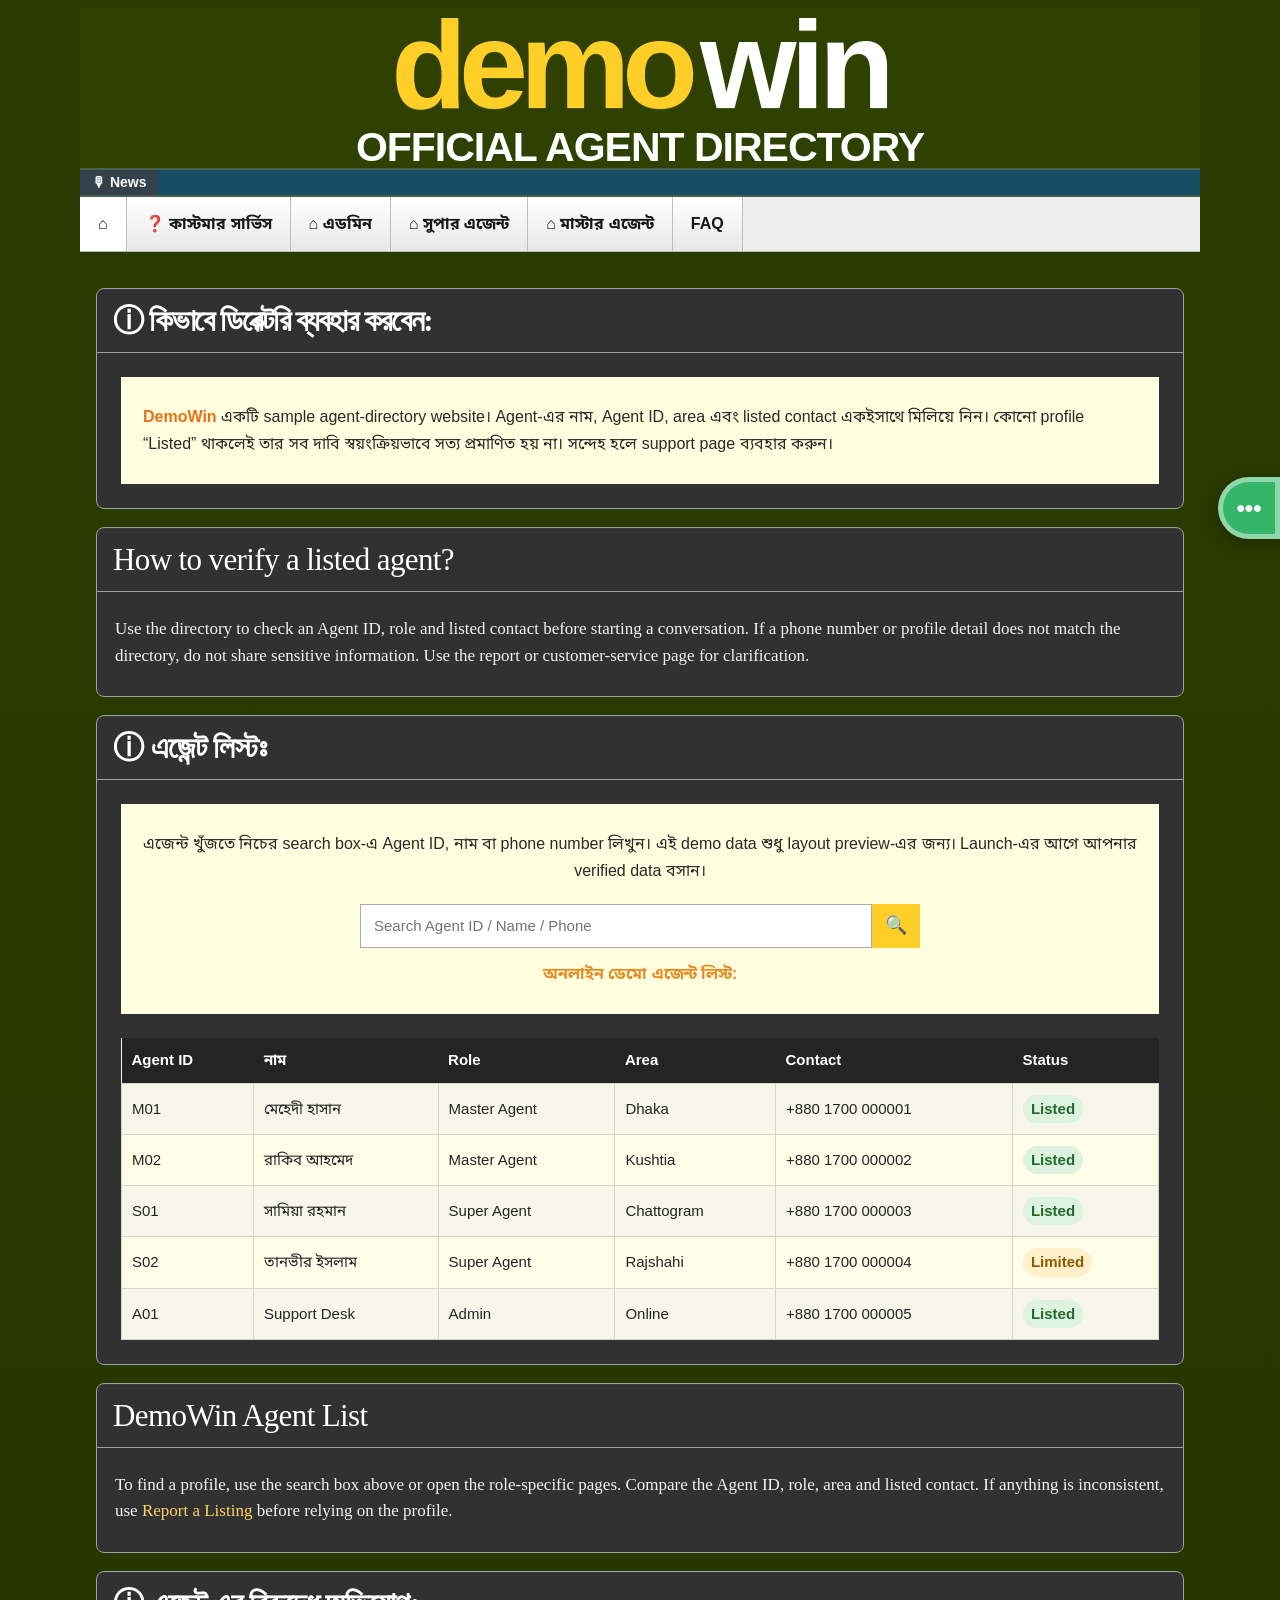
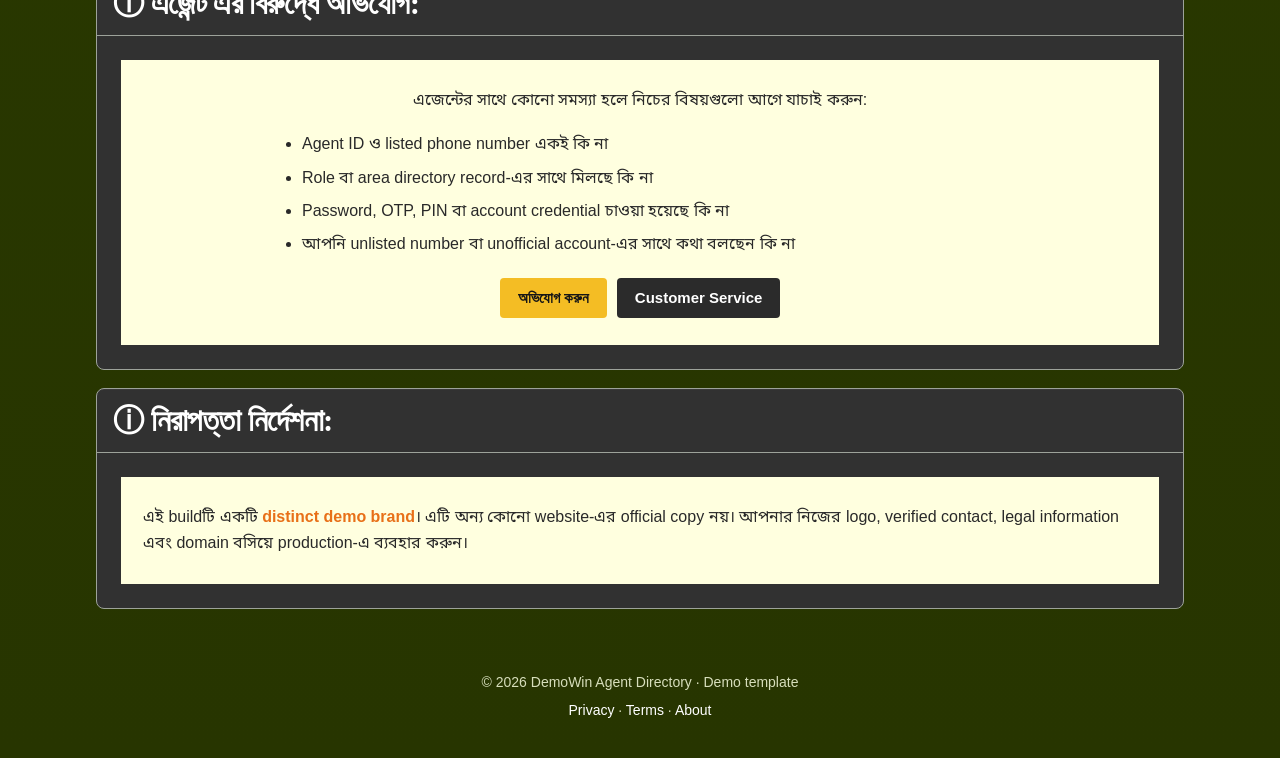
<file: index.html>
<!doctype html>
<html lang="bn">
<head>
  <meta charset="utf-8">
  <meta name="viewport" content="width=device-width,initial-scale=1,viewport-fit=cover">
  <title>DemoWin Official Agent Directory</title>
  <meta name="description" content="DemoWin sample agent directory — a distinct demo site with a classic agent-list layout.">
  <link rel="stylesheet" href="assets/css/style.css">
  <link rel="stylesheet" href="assets/css/classic-agent-theme.css">
</head>
<body class="classic-agent-page">
  <div class="classic-shell">
    <header class="classic-header">
      <a class="classic-logo" href="index.html" aria-label="DemoWin home">
        <span class="classic-logo-main"><span>demo</span><b>Win</b></span>
        <span class="classic-logo-sub">OFFICIAL AGENT DIRECTORY</span>
      </a>

      <div class="classic-news" role="status">
        <span class="classic-news-label">🎙 News</span>
        <div class="classic-news-track"><span>ডেমো এজেন্ট ডিরেক্টরি • Agent ID ও listed contact মিলিয়ে যোগাযোগ করুন • Password, OTP বা PIN কখনো শেয়ার করবেন না</span></div>
      </div>

      <nav class="classic-nav" aria-label="Primary navigation">
        <a href="index.html" class="active">⌂</a>
        <a href="customer-service.html">❓ কাস্টমার সার্ভিস</a>
        <a href="admin.html">⌂ এডমিন</a>
        <a href="super-agents.html">⌂ সুপার এজেন্ট</a>
        <a href="master-agents.html">⌂ মাস্টার এজেন্ট</a>
        <a href="faq.html">FAQ</a>
      </nav>
    </header>

    <main class="classic-main">
      <section class="classic-panel">
        <h1 class="classic-panel-title">ⓘ কিভাবে ডিরেক্টরি ব্যবহার করবেন:</h1>
        <div class="classic-note">
          <p><strong>DemoWin</strong> একটি sample agent-directory website। Agent-এর নাম, Agent ID, area এবং listed contact একইসাথে মিলিয়ে নিন। কোনো profile “Listed” থাকলেই তার সব দাবি স্বয়ংক্রিয়ভাবে সত্য প্রমাণিত হয় না। সন্দেহ হলে support page ব্যবহার করুন।</p>
        </div>
      </section>

      <section class="classic-panel">
        <h2 class="classic-panel-title classic-english">How to verify a listed agent?</h2>
        <div class="classic-copy">
          <p>Use the directory to check an Agent ID, role and listed contact before starting a conversation. If a phone number or profile detail does not match the directory, do not share sensitive information. Use the report or customer-service page for clarification.</p>
        </div>
      </section>

      <section class="classic-panel" id="agent-list">
        <h2 class="classic-panel-title">ⓘ এজেন্ট লিস্টঃ</h2>
        <div class="classic-note centered-note">
          <p>এজেন্ট খুঁজতে নিচের search box-এ Agent ID, নাম বা phone number লিখুন। এই demo data শুধু layout preview-এর জন্য। Launch-এর আগে আপনার verified data বসান।</p>
          <div class="classic-search-wrap">
            <input id="classicAgentSearch" type="search" placeholder="Search Agent ID / Name / Phone" autocomplete="off">
            <button id="classicAgentSearchBtn" type="button">🔍</button>
          </div>
          <p class="classic-orange-label">অনলাইন ডেমো এজেন্ট লিস্ট:</p>
        </div>

        <div class="classic-table-wrap">
          <table class="classic-agent-table" id="classicAgentTable">
            <thead>
              <tr><th>Agent ID</th><th>নাম</th><th>Role</th><th>Area</th><th>Contact</th><th>Status</th></tr>
            </thead>
            <tbody>
              <tr><td>M01</td><td>মেহেদী হাসান</td><td>Master Agent</td><td>Dhaka</td><td>+880 1700 000001</td><td><span class="classic-status">Listed</span></td></tr>
              <tr><td>M02</td><td>রাকিব আহমেদ</td><td>Master Agent</td><td>Kushtia</td><td>+880 1700 000002</td><td><span class="classic-status">Listed</span></td></tr>
              <tr><td>S01</td><td>সামিয়া রহমান</td><td>Super Agent</td><td>Chattogram</td><td>+880 1700 000003</td><td><span class="classic-status">Listed</span></td></tr>
              <tr><td>S02</td><td>তানভীর ইসলাম</td><td>Super Agent</td><td>Rajshahi</td><td>+880 1700 000004</td><td><span class="classic-status limited">Limited</span></td></tr>
              <tr><td>A01</td><td>Support Desk</td><td>Admin</td><td>Online</td><td>+880 1700 000005</td><td><span class="classic-status">Listed</span></td></tr>
            </tbody>
          </table>
          <p id="classicNoResult" class="classic-no-result" hidden>কোনো matching agent পাওয়া যায়নি।</p>
        </div>
      </section>

      <section class="classic-panel">
        <h2 class="classic-panel-title classic-english">DemoWin Agent List</h2>
        <div class="classic-copy">
          <p>To find a profile, use the search box above or open the role-specific pages. Compare the Agent ID, role, area and listed contact. If anything is inconsistent, use <a href="report-listing.html">Report a Listing</a> before relying on the profile.</p>
        </div>
      </section>

      <section class="classic-panel">
        <h2 class="classic-panel-title">ⓘ এজেন্ট এর বিরুদ্ধে অভিযোগ:</h2>
        <div class="classic-note complaint-note">
          <p>এজেন্টের সাথে কোনো সমস্যা হলে নিচের বিষয়গুলো আগে যাচাই করুন:</p>
          <ul>
            <li>Agent ID ও listed phone number একই কি না</li>
            <li>Role বা area directory record-এর সাথে মিলছে কি না</li>
            <li>Password, OTP, PIN বা account credential চাওয়া হয়েছে কি না</li>
            <li>আপনি unlisted number বা unofficial account-এর সাথে কথা বলছেন কি না</li>
          </ul>
          <div class="classic-action-row">
            <a href="report-listing.html" class="classic-action">অভিযোগ করুন</a>
            <a href="customer-service.html" class="classic-action secondary">Customer Service</a>
          </div>
        </div>
      </section>

      <section class="classic-panel">
        <h2 class="classic-panel-title">ⓘ নিরাপত্তা নির্দেশনা:</h2>
        <div class="classic-note">
          <p>এই buildটি একটি <strong>distinct demo brand</strong>। এটি অন্য কোনো website-এর official copy নয়। আপনার নিজের logo, verified contact, legal information এবং domain বসিয়ে production-এ ব্যবহার করুন।</p>
        </div>
      </section>
    </main>

    <footer class="classic-footer">
      <p>© 2026 DemoWin Agent Directory · Demo template</p>
      <div><a href="privacy.html">Privacy</a> · <a href="terms.html">Terms</a> · <a href="about.html">About</a></div>
    </footer>
  </div>

  <a class="classic-floating-chat" href="customer-service.html" aria-label="Customer service">•••</a>
  <script src="assets/js/site.js"></script>
  <script>
    (function () {
      const input = document.getElementById('classicAgentSearch');
      const button = document.getElementById('classicAgentSearchBtn');
      const rows = Array.from(document.querySelectorAll('#classicAgentTable tbody tr'));
      const empty = document.getElementById('classicNoResult');
      function filterAgents() {
        const q = input.value.trim().toLowerCase();
        let shown = 0;
        rows.forEach((row) => {
          const match = !q || row.textContent.toLowerCase().includes(q);
          row.hidden = !match;
          if (match) shown += 1;
        });
        empty.hidden = shown !== 0;
      }
      input.addEventListener('input', filterAgents);
      button.addEventListener('click', filterAgents);
      input.addEventListener('keydown', (e) => { if (e.key === 'Enter') filterAgents(); });
    }());
  </script>
</body>
</html>
</file>
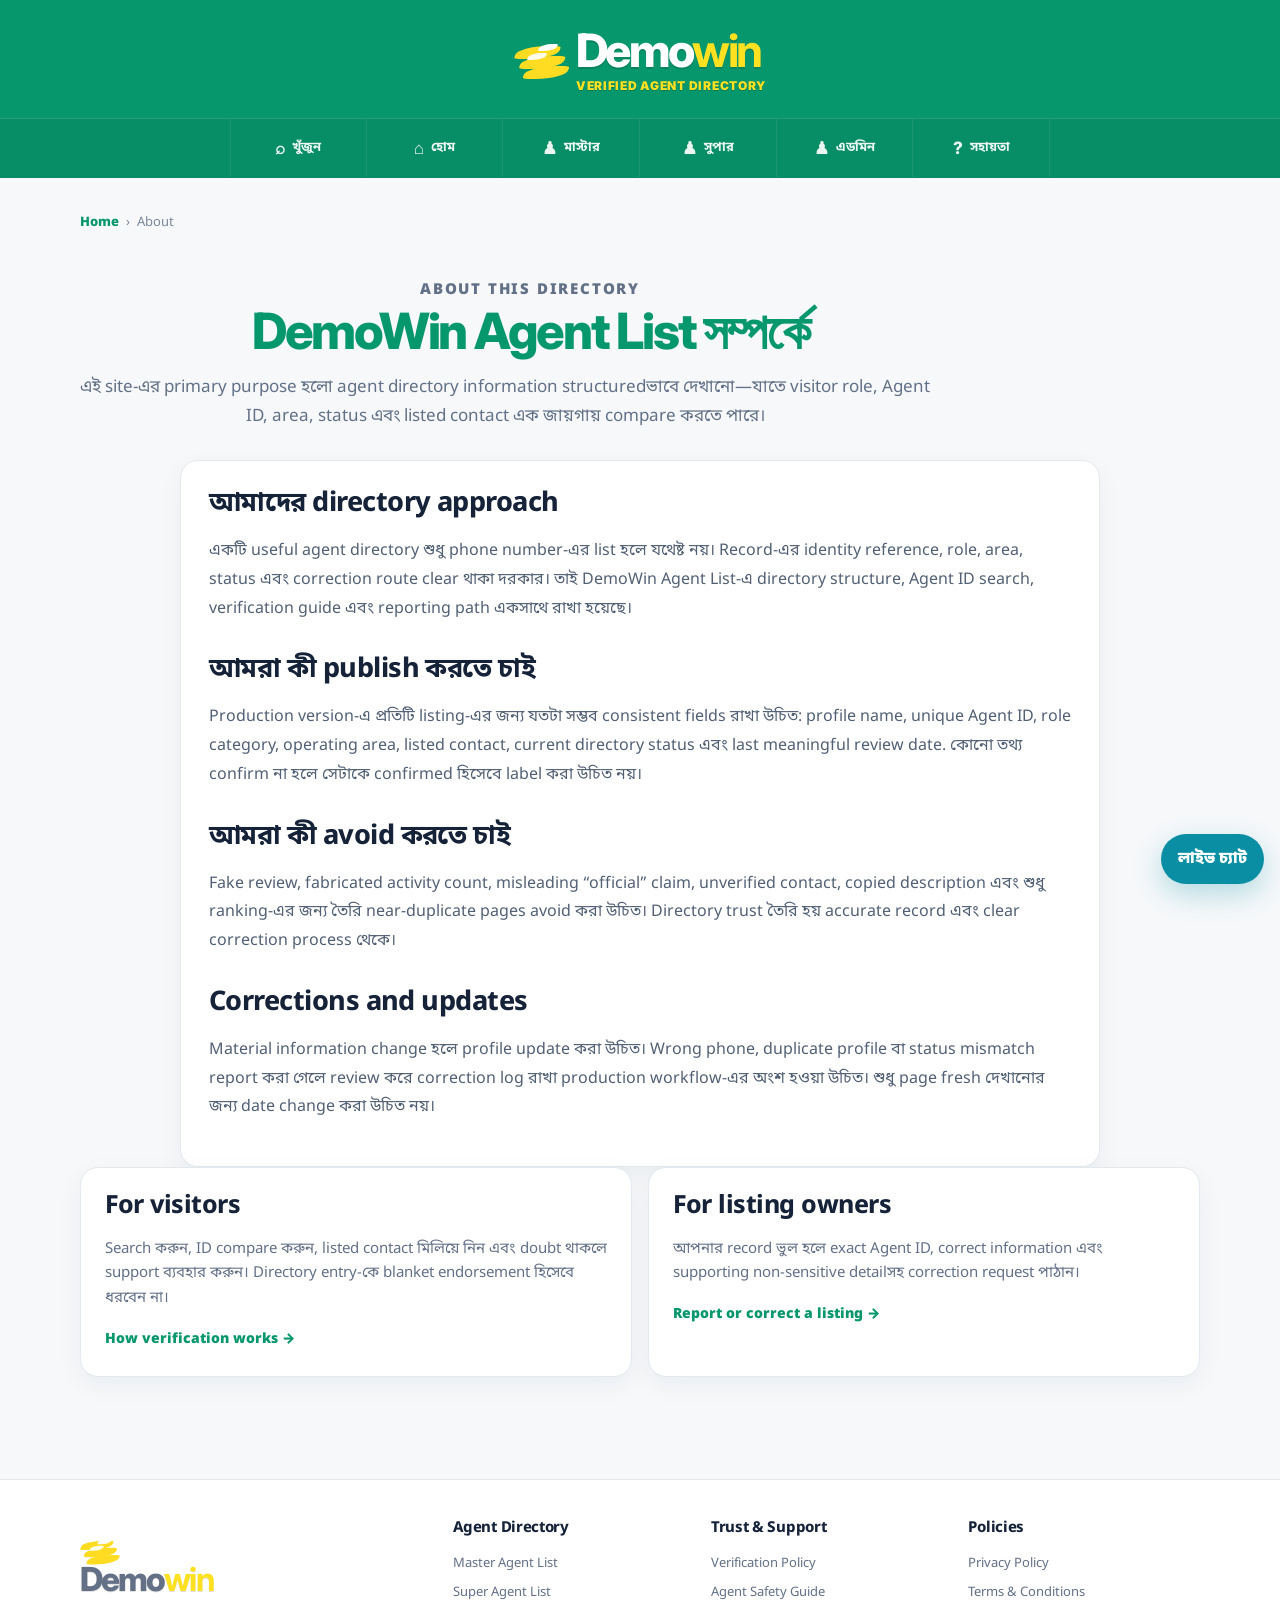
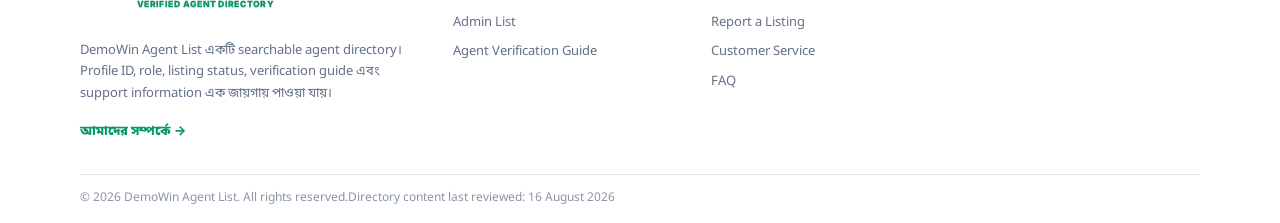
<file: about.html>
<!doctype html><html lang="bn"><head><meta charset="utf-8"><meta name="viewport" content="width=device-width,initial-scale=1,viewport-fit=cover"><title>About DemoWin Agent Directory | How Our Listings Work</title><meta name="description" content="Learn what the DemoWin Agent List is, how directory records are organized, how updates and corrections work, and what users should verify before contact."><meta name="robots" content="index,follow,max-image-preview:large"><link rel="canonical" href="https://yourdomain.com/about.html"><meta property="og:type" content="website"><meta property="og:site_name" content="DemoWin Agent List"><meta property="og:locale" content="bn_BD"><meta property="og:title" content="About DemoWin Agent Directory | How Our Listings Work"><meta property="og:description" content="Learn what the DemoWin Agent List is, how directory records are organized, how updates and corrections work, and what users should verify before contact."><meta property="og:url" content="https://yourdomain.com/about.html"><meta name="twitter:card" content="summary"><meta name="twitter:title" content="About DemoWin Agent Directory | How Our Listings Work"><meta name="twitter:description" content="Learn what the DemoWin Agent List is, how directory records are organized, how updates and corrections work, and what users should verify before contact."><link rel="stylesheet" href="assets/css/style.css"><script type="application/ld+json">{"@context":"https://schema.org","@type":"BreadcrumbList","itemListElement":[{"@type":"ListItem","position":1,"name":"Home","item":"https://yourdomain.com/index.html"},{"@type":"ListItem","position":2,"name":"About"}]}</script></head><body><header class="site-header"><div class="brand-zone"><a class="logo" href="index.html" aria-label="DemoWin home"><span class="wing" aria-hidden="true"></span><span><span class="logo-main">Demo<b>win</b></span><span class="logo-sub">VERIFIED AGENT DIRECTORY</span></span></a></div><div class="main-nav-wrap"><nav class="main-nav" aria-label="Main navigation"><button class="nav-item global-search-trigger" type="button"><b>⌕</b><span>খুঁজুন</span></button><a class="nav-item" href="index.html" data-nav><b>⌂</b><span>হোম</span></a><a class="nav-item" href="master-agents.html" data-nav><b>♟</b><span>মাস্টার</span></a><a class="nav-item" href="super-agents.html" data-nav><b>♟</b><span>সুপার</span></a><a class="nav-item" href="admin.html" data-nav><b>♟</b><span>এডমিন</span></a><a class="nav-item" href="faq.html" data-nav><b>?</b><span>সহায়তা</span></a></nav></div></header><main><div class="container page-section"><nav class="breadcrumbs" aria-label="Breadcrumb"><a href="index.html">Home</a><span>›</span><span>About</span></nav><div class="page-title"><p class="section-kicker">About this directory</p><h1>DemoWin Agent List সম্পর্কে</h1><p>এই site-এর primary purpose হলো agent directory information structuredভাবে দেখানো—যাতে visitor role, Agent ID, area, status এবং listed contact এক জায়গায় compare করতে পারে।</p></div><section class="card article-prose"><h2>আমাদের directory approach</h2><p>একটি useful agent directory শুধু phone number-এর list হলে যথেষ্ট নয়। Record-এর identity reference, role, area, status এবং correction route clear থাকা দরকার। তাই DemoWin Agent List-এ directory structure, Agent ID search, verification guide এবং reporting path একসাথে রাখা হয়েছে।</p><h2>আমরা কী publish করতে চাই</h2><p>Production version-এ প্রতিটি listing-এর জন্য যতটা সম্ভব consistent fields রাখা উচিত: profile name, unique Agent ID, role category, operating area, listed contact, current directory status এবং last meaningful review date. কোনো তথ্য confirm না হলে সেটাকে confirmed হিসেবে label করা উচিত নয়।</p><h2>আমরা কী avoid করতে চাই</h2><p>Fake review, fabricated activity count, misleading “official” claim, unverified contact, copied description এবং শুধু ranking-এর জন্য তৈরি near-duplicate pages avoid করা উচিত। Directory trust তৈরি হয় accurate record এবং clear correction process থেকে।</p><h2>Corrections and updates</h2><p>Material information change হলে profile update করা উচিত। Wrong phone, duplicate profile বা status mismatch report করা গেলে review করে correction log রাখা production workflow-এর অংশ হওয়া উচিত। শুধু page fresh দেখানোর জন্য date change করা উচিত নয়।</p></section><section class="section-copy"><div class="content-grid two"><article class="card content-card"><h2>For visitors</h2><p>Search করুন, ID compare করুন, listed contact মিলিয়ে নিন এবং doubt থাকলে support ব্যবহার করুন। Directory entry-কে blanket endorsement হিসেবে ধরবেন না।</p><a class="text-link" href="how-it-works.html">How verification works →</a></article><article class="card content-card"><h2>For listing owners</h2><p>আপনার record ভুল হলে exact Agent ID, correct information এবং supporting non-sensitive detailসহ correction request পাঠান।</p><a class="text-link" href="report-listing.html">Report or correct a listing →</a></article></div></section></div></main><footer class="footer"><div class="container footer-grid"><div><a class="logo footer-logo" href="index.html"><span class="wing"></span><span><span class="logo-main">Demo<b>win</b></span><span class="logo-sub">VERIFIED AGENT DIRECTORY</span></span></a><p>DemoWin Agent List একটি searchable agent directory। Profile ID, role, listing status, verification guide এবং support information এক জায়গায় পাওয়া যায়।</p><a class="footer-inline" href="about.html">আমাদের সম্পর্কে →</a></div><div><h4>Agent Directory</h4><a href="master-agents.html">Master Agent List</a><a href="super-agents.html">Super Agent List</a><a href="admin.html">Admin List</a><a href="how-it-works.html">Agent Verification Guide</a></div><div><h4>Trust & Support</h4><a href="verification-policy.html">Verification Policy</a><a href="agent-safety.html">Agent Safety Guide</a><a href="report-listing.html">Report a Listing</a><a href="customer-service.html">Customer Service</a><a href="faq.html">FAQ</a></div><div><h4>Policies</h4><a href="privacy.html">Privacy Policy</a><a href="terms.html">Terms & Conditions</a></div></div><div class="container footer-bottom"><span>© 2026 DemoWin Agent List. All rights reserved.</span><span>Directory content last reviewed: 16 August 2026</span></div></footer><button class="chat" id="liveChatBtn" type="button">লাইভ চ্যাট</button><script src="assets/js/site.js"></script></body></html>
</file>
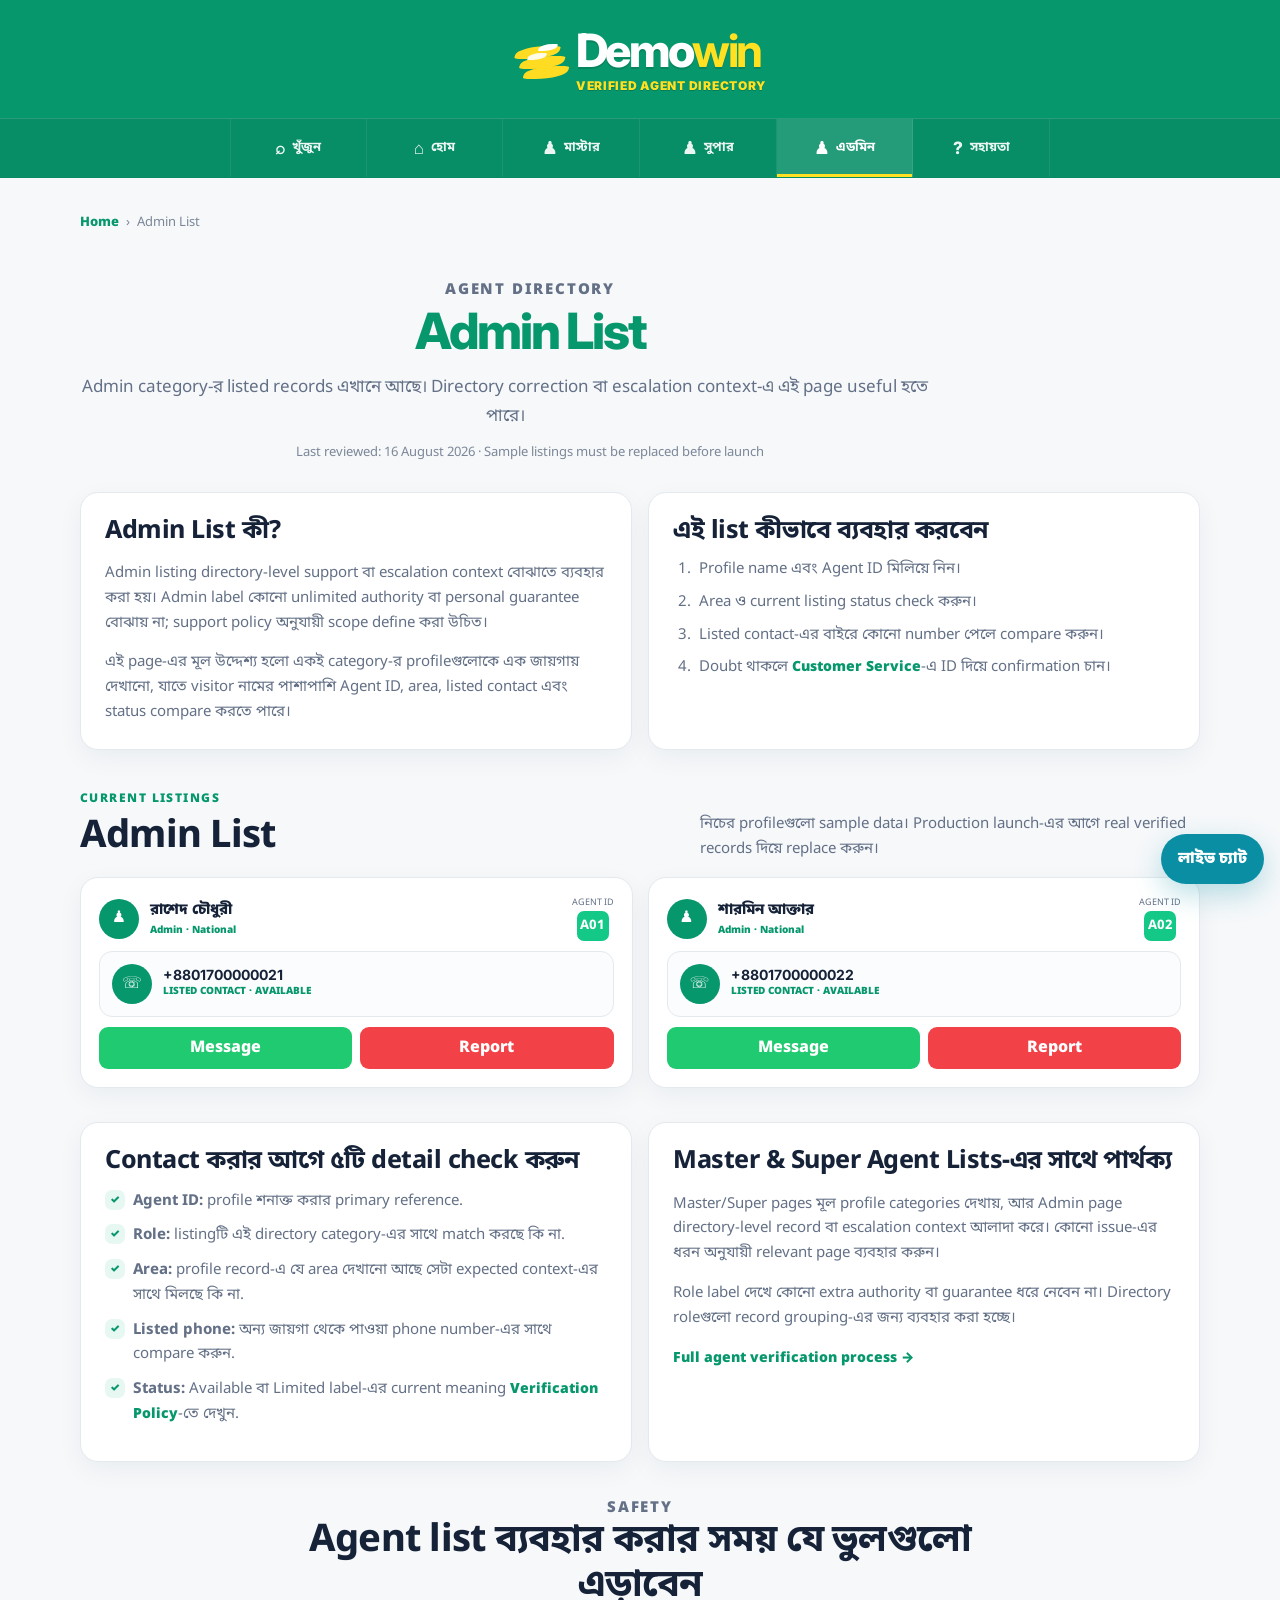
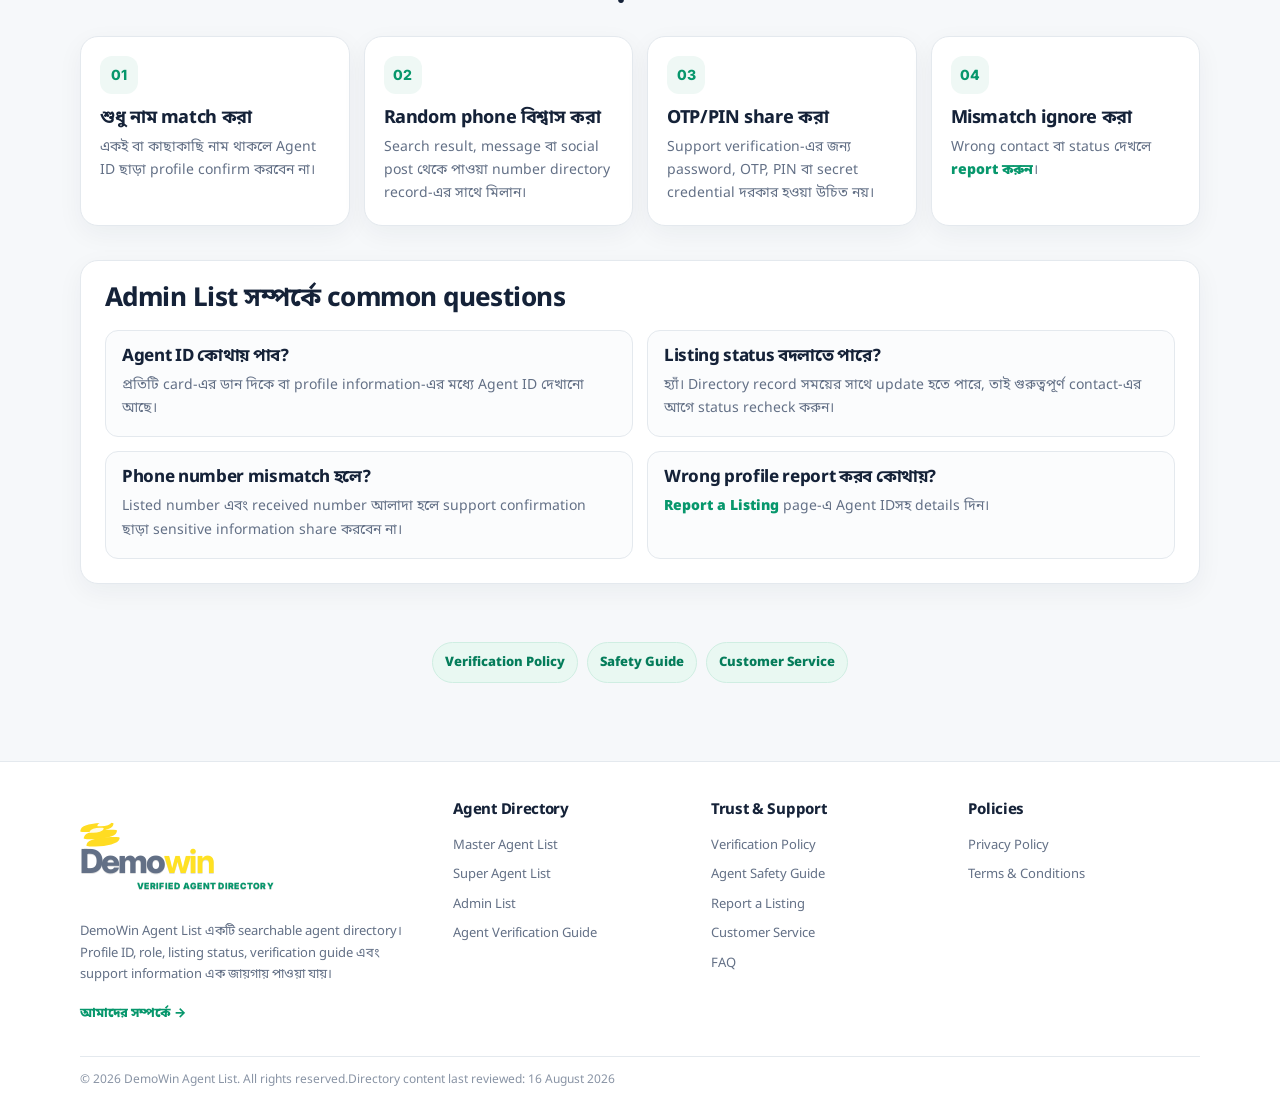
<file: admin.html>
<!doctype html><html lang="bn"><head><meta charset="utf-8"><meta name="viewport" content="width=device-width,initial-scale=1,viewport-fit=cover"><title>Admin Agent List Bangladesh | DemoWin Directory</title><meta name="description" content="Browse Admin directory profiles, Agent IDs and listed support contacts. Use the Admin List for directory-level checks, corrections and escalation context."><meta name="robots" content="index,follow,max-image-preview:large"><link rel="canonical" href="https://yourdomain.com/admin.html"><meta property="og:type" content="website"><meta property="og:site_name" content="DemoWin Agent List"><meta property="og:locale" content="bn_BD"><meta property="og:title" content="Admin Agent List Bangladesh | DemoWin Directory"><meta property="og:description" content="Browse Admin directory profiles, Agent IDs and listed support contacts. Use the Admin List for directory-level checks, corrections and escalation context."><meta property="og:url" content="https://yourdomain.com/admin.html"><meta name="twitter:card" content="summary"><meta name="twitter:title" content="Admin Agent List Bangladesh | DemoWin Directory"><meta name="twitter:description" content="Browse Admin directory profiles, Agent IDs and listed support contacts. Use the Admin List for directory-level checks, corrections and escalation context."><link rel="stylesheet" href="assets/css/style.css"><script type="application/ld+json">{"@context":"https://schema.org","@type":"BreadcrumbList","itemListElement":[{"@type":"ListItem","position":1,"name":"Home","item":"https://yourdomain.com/index.html"},{"@type":"ListItem","position":2,"name":"Admin List"}]}</script><script type="application/ld+json">{"@context":"https://schema.org","@type":"CollectionPage","name":"Admin List","url":"https://yourdomain.com/admin.html","mainEntity":{"@type":"ItemList","itemListElement":[{"@type":"ListItem","position":1,"item":{"@type":"Person","name":"রাশেদ চৌধুরী","identifier":"A01","telephone":"+8801700000021","description":"Listed area: National"}},{"@type":"ListItem","position":2,"item":{"@type":"Person","name":"শারমিন আক্তার","identifier":"A02","telephone":"+8801700000022","description":"Listed area: National"}}]}}</script></head><body><header class="site-header"><div class="brand-zone"><a class="logo" href="index.html" aria-label="DemoWin home"><span class="wing" aria-hidden="true"></span><span><span class="logo-main">Demo<b>win</b></span><span class="logo-sub">VERIFIED AGENT DIRECTORY</span></span></a></div><div class="main-nav-wrap"><nav class="main-nav" aria-label="Main navigation"><button class="nav-item global-search-trigger" type="button"><b>⌕</b><span>খুঁজুন</span></button><a class="nav-item" href="index.html" data-nav><b>⌂</b><span>হোম</span></a><a class="nav-item" href="master-agents.html" data-nav><b>♟</b><span>মাস্টার</span></a><a class="nav-item" href="super-agents.html" data-nav><b>♟</b><span>সুপার</span></a><a class="nav-item" href="admin.html" data-nav><b>♟</b><span>এডমিন</span></a><a class="nav-item" href="faq.html" data-nav><b>?</b><span>সহায়তা</span></a></nav></div></header><main><div class="container page-section"><nav class="breadcrumbs" aria-label="Breadcrumb"><a href="index.html">Home</a><span>›</span><span>Admin List</span></nav><div class="page-title"><p class="section-kicker">Agent directory</p><h1>Admin List</h1><p>Admin category-র listed records এখানে আছে। Directory correction বা escalation context-এ এই page useful হতে পারে।</p><div class="update-line">Last reviewed: 16 August 2026 · Sample listings must be replaced before launch</div></div><section class="directory-intro"><div class="content-grid two"><article class="card content-card"><h2>Admin List কী?</h2><p>Admin listing directory-level support বা escalation context বোঝাতে ব্যবহার করা হয়। Admin label কোনো unlimited authority বা personal guarantee বোঝায় না; support policy অনুযায়ী scope define করা উচিত।</p><p>এই page-এর মূল উদ্দেশ্য হলো একই category-র profileগুলোকে এক জায়গায় দেখানো, যাতে visitor নামের পাশাপাশি Agent ID, area, listed contact এবং status compare করতে পারে।</p></article><article class="card content-card"><h2>এই list কীভাবে ব্যবহার করবেন</h2><ol class="number-list"><li>Profile name এবং Agent ID মিলিয়ে নিন।</li><li>Area ও current listing status check করুন।</li><li>Listed contact-এর বাইরে কোনো number পেলে compare করুন।</li><li>Doubt থাকলে <a class="text-link" href="customer-service.html">Customer Service</a>-এ ID দিয়ে confirmation চান।</li></ol></article></div></section><section class="directory-list-section"><div class="section-head compact"><div><p class="section-kicker">Current listings</p><h2>Admin List</h2></div><p>নিচের profileগুলো sample data। Production launch-এর আগে real verified records দিয়ে replace করুন।</p></div><div class="directory-grid"><article class="card panel agent-listing" data-name="রাশেদ চৌধুরী" data-id="a01" data-area="National" data-status="Available"><div class="agent-row"><span class="round-icon">♟</span><div><div class="agent-name">রাশেদ চৌধুরী</div><div class="agent-tag">Admin · National</div></div><div class="agent-id"><span>AGENT ID</span><b>A01</b></div></div><div class="agent-box phone-row"><span class="round-icon">☏</span><div><div class="phone-number">+8801700000021</div><div class="official-label">LISTED CONTACT · AVAILABLE</div></div></div><div class="agent-actions"><button class="action green" type="button">Message</button><button class="action red" type="button">Report</button></div></article><article class="card panel agent-listing" data-name="শারমিন আক্তার" data-id="a02" data-area="National" data-status="Available"><div class="agent-row"><span class="round-icon">♟</span><div><div class="agent-name">শারমিন আক্তার</div><div class="agent-tag">Admin · National</div></div><div class="agent-id"><span>AGENT ID</span><b>A02</b></div></div><div class="agent-box phone-row"><span class="round-icon">☏</span><div><div class="phone-number">+8801700000022</div><div class="official-label">LISTED CONTACT · AVAILABLE</div></div></div><div class="agent-actions"><button class="action green" type="button">Message</button><button class="action red" type="button">Report</button></div></article></div></section><section class="section-copy"><div class="content-grid two"><article class="card content-card"><h2>Contact করার আগে ৫টি detail check করুন</h2><ul class="check-list"><li><strong>Agent ID:</strong> profile শনাক্ত করার primary reference.</li><li><strong>Role:</strong> listingটি এই directory category-এর সাথে match করছে কি না.</li><li><strong>Area:</strong> profile record-এ যে area দেখানো আছে সেটা expected context-এর সাথে মিলছে কি না.</li><li><strong>Listed phone:</strong> অন্য জায়গা থেকে পাওয়া phone number-এর সাথে compare করুন.</li><li><strong>Status:</strong> Available বা Limited label-এর current meaning <a class="text-link" href="verification-policy.html">Verification Policy</a>-তে দেখুন.</li></ul></article><article class="card content-card"><h2>Master & Super Agent Lists-এর সাথে পার্থক্য</h2><p>Master/Super pages মূল profile categories দেখায়, আর Admin page directory-level record বা escalation context আলাদা করে। কোনো issue-এর ধরন অনুযায়ী relevant page ব্যবহার করুন।</p><p>Role label দেখে কোনো extra authority বা guarantee ধরে নেবেন না। Directory roleগুলো record grouping-এর জন্য ব্যবহার করা হচ্ছে।</p><a class="text-link" href="how-it-works.html">Full agent verification process →</a></article></div></section><section class="section-copy"><div class="center-head"><p class="section-kicker">Safety</p><h2>Agent list ব্যবহার করার সময় যে ভুলগুলো এড়াবেন</h2></div><div class="why-grid"><article class="card why-card"><div class="why-number">01</div><h3>শুধু নাম match করা</h3><p>একই বা কাছাকাছি নাম থাকলে Agent ID ছাড়া profile confirm করবেন না।</p></article><article class="card why-card"><div class="why-number">02</div><h3>Random phone বিশ্বাস করা</h3><p>Search result, message বা social post থেকে পাওয়া number directory record-এর সাথে মিলান।</p></article><article class="card why-card"><div class="why-number">03</div><h3>OTP/PIN share করা</h3><p>Support verification-এর জন্য password, OTP, PIN বা secret credential দরকার হওয়া উচিত নয়।</p></article><article class="card why-card"><div class="why-number">04</div><h3>Mismatch ignore করা</h3><p>Wrong contact বা status দেখলে <a class="text-link" href="report-listing.html">report করুন</a>।</p></article></div></section><section class="section-copy"><div class="card seo-faq"><h2>Admin List সম্পর্কে common questions</h2><div class="mini-faq-grid"><div><h3>Agent ID কোথায় পাব?</h3><p>প্রতিটি card-এর ডান দিকে বা profile information-এর মধ্যে Agent ID দেখানো আছে।</p></div><div><h3>Listing status বদলাতে পারে?</h3><p>হ্যাঁ। Directory record সময়ের সাথে update হতে পারে, তাই গুরুত্বপূর্ণ contact-এর আগে status recheck করুন।</p></div><div><h3>Phone number mismatch হলে?</h3><p>Listed number এবং received number আলাদা হলে support confirmation ছাড়া sensitive information share করবেন না।</p></div><div><h3>Wrong profile report করব কোথায়?</h3><p><a class="text-link" href="report-listing.html">Report a Listing</a> page-এ Agent IDসহ details দিন।</p></div></div></div></section><div class="inline-links bottom-links"><a href="verification-policy.html">Verification Policy</a><a href="agent-safety.html">Safety Guide</a><a href="customer-service.html">Customer Service</a></div></div></main><footer class="footer"><div class="container footer-grid"><div><a class="logo footer-logo" href="index.html"><span class="wing"></span><span><span class="logo-main">Demo<b>win</b></span><span class="logo-sub">VERIFIED AGENT DIRECTORY</span></span></a><p>DemoWin Agent List একটি searchable agent directory। Profile ID, role, listing status, verification guide এবং support information এক জায়গায় পাওয়া যায়।</p><a class="footer-inline" href="about.html">আমাদের সম্পর্কে →</a></div><div><h4>Agent Directory</h4><a href="master-agents.html">Master Agent List</a><a href="super-agents.html">Super Agent List</a><a href="admin.html">Admin List</a><a href="how-it-works.html">Agent Verification Guide</a></div><div><h4>Trust & Support</h4><a href="verification-policy.html">Verification Policy</a><a href="agent-safety.html">Agent Safety Guide</a><a href="report-listing.html">Report a Listing</a><a href="customer-service.html">Customer Service</a><a href="faq.html">FAQ</a></div><div><h4>Policies</h4><a href="privacy.html">Privacy Policy</a><a href="terms.html">Terms & Conditions</a></div></div><div class="container footer-bottom"><span>© 2026 DemoWin Agent List. All rights reserved.</span><span>Directory content last reviewed: 16 August 2026</span></div></footer><button class="chat" id="liveChatBtn" type="button">লাইভ চ্যাট</button><script src="assets/js/site.js"></script></body></html>
</file>
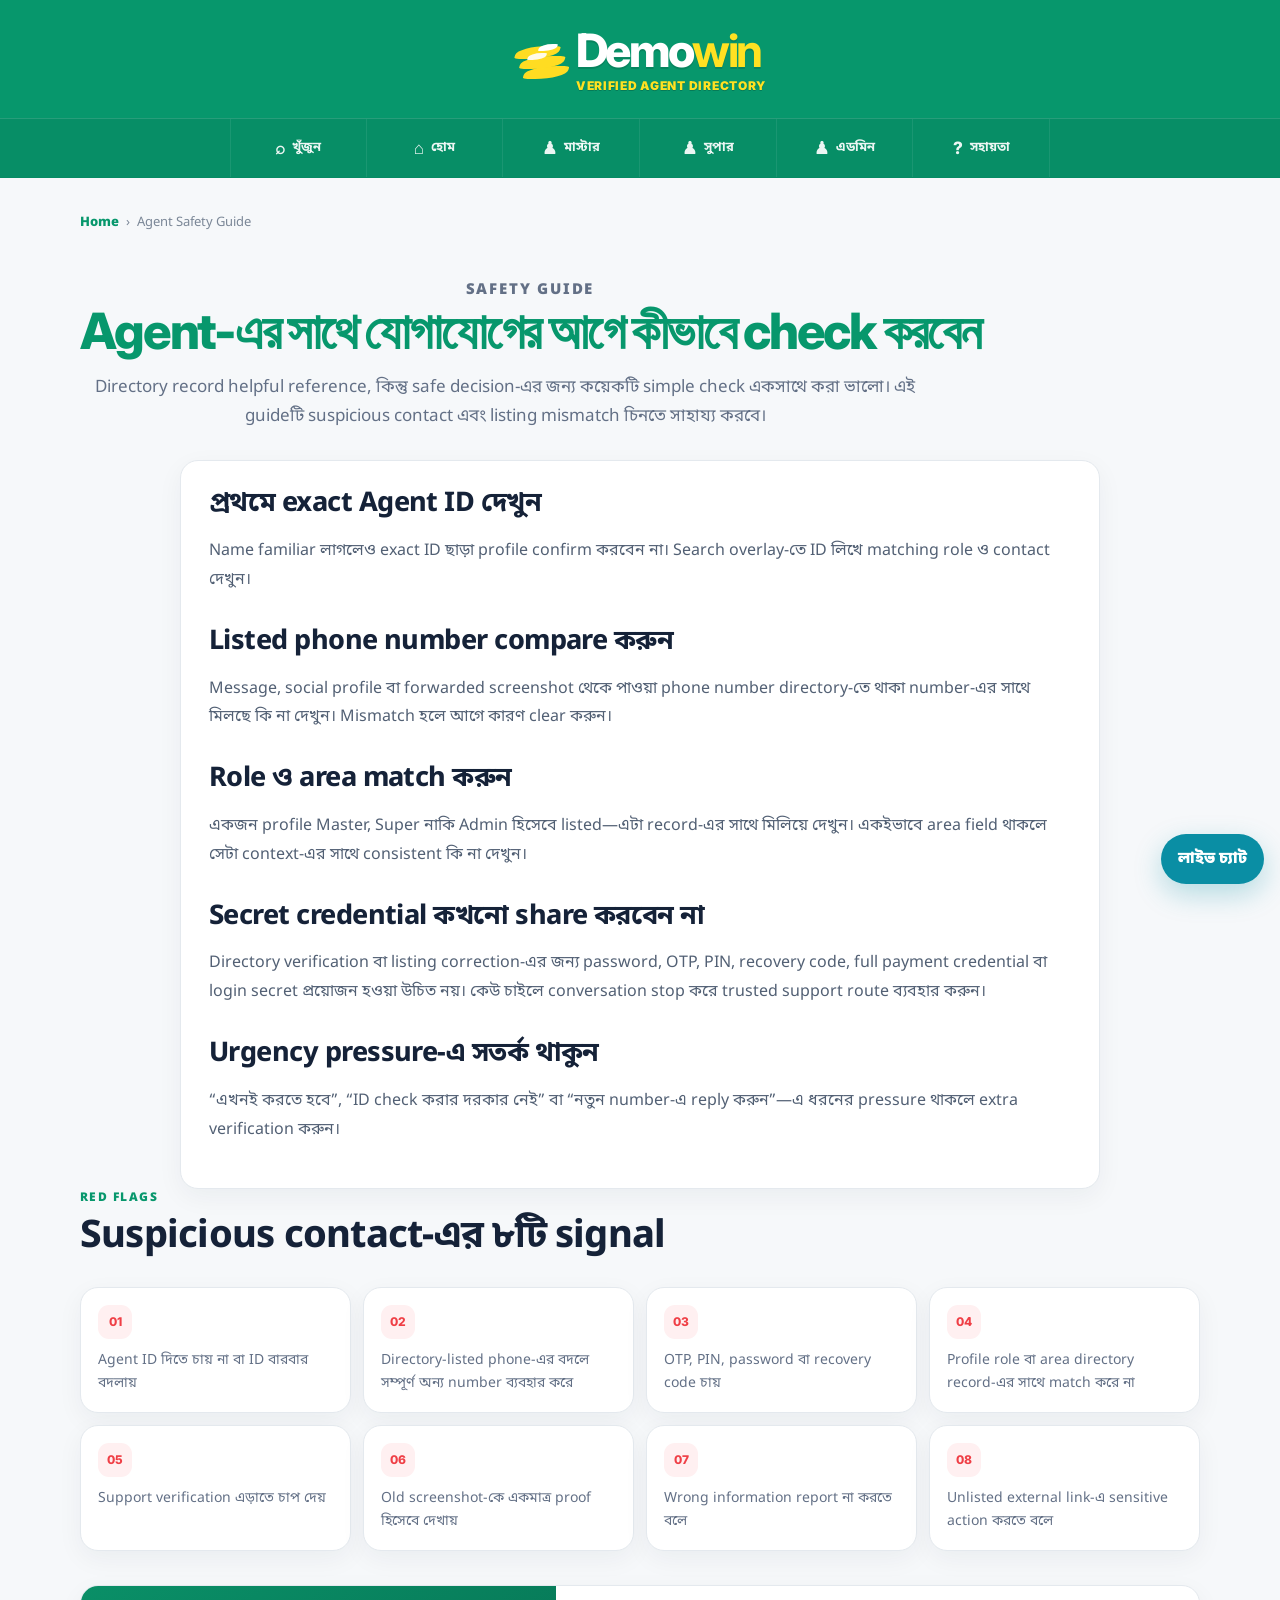
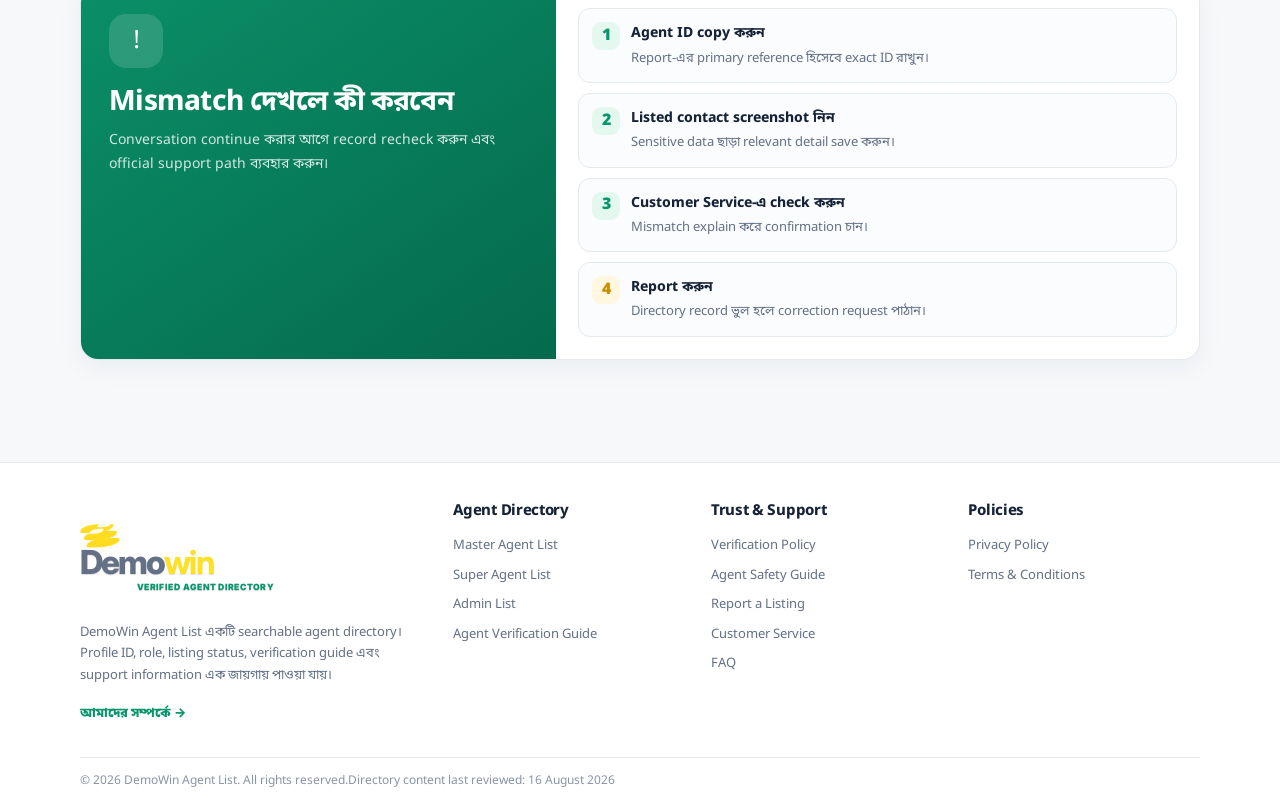
<file: agent-safety.html>
<!doctype html><html lang="bn"><head><meta charset="utf-8"><meta name="viewport" content="width=device-width,initial-scale=1,viewport-fit=cover"><title>How to Check an Agent Before Contact | Agent Safety Guide</title><meta name="description" content="Use this agent safety guide to check Agent ID, listed phone, role and status, spot suspicious contact patterns, and report a mismatched listing."><meta name="robots" content="index,follow,max-image-preview:large"><link rel="canonical" href="https://yourdomain.com/agent-safety.html"><meta property="og:type" content="website"><meta property="og:site_name" content="DemoWin Agent List"><meta property="og:locale" content="bn_BD"><meta property="og:title" content="How to Check an Agent Before Contact | Agent Safety Guide"><meta property="og:description" content="Use this agent safety guide to check Agent ID, listed phone, role and status, spot suspicious contact patterns, and report a mismatched listing."><meta property="og:url" content="https://yourdomain.com/agent-safety.html"><meta name="twitter:card" content="summary"><meta name="twitter:title" content="How to Check an Agent Before Contact | Agent Safety Guide"><meta name="twitter:description" content="Use this agent safety guide to check Agent ID, listed phone, role and status, spot suspicious contact patterns, and report a mismatched listing."><link rel="stylesheet" href="assets/css/style.css"><script type="application/ld+json">{"@context":"https://schema.org","@type":"BreadcrumbList","itemListElement":[{"@type":"ListItem","position":1,"name":"Home","item":"https://yourdomain.com/index.html"},{"@type":"ListItem","position":2,"name":"Agent Safety Guide"}]}</script></head><body><header class="site-header"><div class="brand-zone"><a class="logo" href="index.html" aria-label="DemoWin home"><span class="wing" aria-hidden="true"></span><span><span class="logo-main">Demo<b>win</b></span><span class="logo-sub">VERIFIED AGENT DIRECTORY</span></span></a></div><div class="main-nav-wrap"><nav class="main-nav" aria-label="Main navigation"><button class="nav-item global-search-trigger" type="button"><b>⌕</b><span>খুঁজুন</span></button><a class="nav-item" href="index.html" data-nav><b>⌂</b><span>হোম</span></a><a class="nav-item" href="master-agents.html" data-nav><b>♟</b><span>মাস্টার</span></a><a class="nav-item" href="super-agents.html" data-nav><b>♟</b><span>সুপার</span></a><a class="nav-item" href="admin.html" data-nav><b>♟</b><span>এডমিন</span></a><a class="nav-item" href="faq.html" data-nav><b>?</b><span>সহায়তা</span></a></nav></div></header><main><div class="container page-section"><nav class="breadcrumbs" aria-label="Breadcrumb"><a href="index.html">Home</a><span>›</span><span>Agent Safety Guide</span></nav><div class="page-title"><p class="section-kicker">Safety guide</p><h1>Agent-এর সাথে যোগাযোগের আগে কীভাবে check করবেন</h1><p>Directory record helpful reference, কিন্তু safe decision-এর জন্য কয়েকটি simple check একসাথে করা ভালো। এই guideটি suspicious contact এবং listing mismatch চিনতে সাহায্য করবে।</p></div><section class="card article-prose"><h2>প্রথমে exact Agent ID দেখুন</h2><p>Name familiar লাগলেও exact ID ছাড়া profile confirm করবেন না। Search overlay-তে ID লিখে matching role ও contact দেখুন।</p><h2>Listed phone number compare করুন</h2><p>Message, social profile বা forwarded screenshot থেকে পাওয়া phone number directory-তে থাকা number-এর সাথে মিলছে কি না দেখুন। Mismatch হলে আগে কারণ clear করুন।</p><h2>Role ও area match করুন</h2><p>একজন profile Master, Super নাকি Admin হিসেবে listed—এটা record-এর সাথে মিলিয়ে দেখুন। একইভাবে area field থাকলে সেটা context-এর সাথে consistent কি না দেখুন।</p><h2>Secret credential কখনো share করবেন না</h2><p>Directory verification বা listing correction-এর জন্য password, OTP, PIN, recovery code, full payment credential বা login secret প্রয়োজন হওয়া উচিত নয়। কেউ চাইলে conversation stop করে trusted support route ব্যবহার করুন।</p><h2>Urgency pressure-এ সতর্ক থাকুন</h2><p>“এখনই করতে হবে”, “ID check করার দরকার নেই” বা “নতুন number-এ reply করুন”—এ ধরনের pressure থাকলে extra verification করুন।</p></section><section class="section-copy"><div class="section-head"><div><p class="section-kicker">Red flags</p><h2>Suspicious contact-এর ৮টি signal</h2></div></div><div class="redflag-grid"><div class="card redflag"><b>01</b><p>Agent ID দিতে চায় না বা ID বারবার বদলায়</p></div><div class="card redflag"><b>02</b><p>Directory-listed phone-এর বদলে সম্পূর্ণ অন্য number ব্যবহার করে</p></div><div class="card redflag"><b>03</b><p>OTP, PIN, password বা recovery code চায়</p></div><div class="card redflag"><b>04</b><p>Profile role বা area directory record-এর সাথে match করে না</p></div><div class="card redflag"><b>05</b><p>Support verification এড়াতে চাপ দেয়</p></div><div class="card redflag"><b>06</b><p>Old screenshot-কে একমাত্র proof হিসেবে দেখায়</p></div><div class="card redflag"><b>07</b><p>Wrong information report না করতে বলে</p></div><div class="card redflag"><b>08</b><p>Unlisted external link-এ sensitive action করতে বলে</p></div></div></section><section class="section-copy"><div class="card safety"><div class="safety-title"><div class="shield">!</div><h2>Mismatch দেখলে কী করবেন</h2><p>Conversation continue করার আগে record recheck করুন এবং official support path ব্যবহার করুন।</p></div><div class="safety-list"><div class="safe-row good"><i>1</i><div><strong>Agent ID copy করুন</strong><p>Report-এর primary reference হিসেবে exact ID রাখুন।</p></div></div><div class="safe-row good"><i>2</i><div><strong>Listed contact screenshot নিন</strong><p>Sensitive data ছাড়া relevant detail save করুন।</p></div></div><div class="safe-row good"><i>3</i><div><strong>Customer Service-এ check করুন</strong><p>Mismatch explain করে confirmation চান।</p></div></div><div class="safe-row warn"><i>4</i><div><strong>Report করুন</strong><p>Directory record ভুল হলে correction request পাঠান।</p></div></div></div></div></section></div></main><footer class="footer"><div class="container footer-grid"><div><a class="logo footer-logo" href="index.html"><span class="wing"></span><span><span class="logo-main">Demo<b>win</b></span><span class="logo-sub">VERIFIED AGENT DIRECTORY</span></span></a><p>DemoWin Agent List একটি searchable agent directory। Profile ID, role, listing status, verification guide এবং support information এক জায়গায় পাওয়া যায়।</p><a class="footer-inline" href="about.html">আমাদের সম্পর্কে →</a></div><div><h4>Agent Directory</h4><a href="master-agents.html">Master Agent List</a><a href="super-agents.html">Super Agent List</a><a href="admin.html">Admin List</a><a href="how-it-works.html">Agent Verification Guide</a></div><div><h4>Trust & Support</h4><a href="verification-policy.html">Verification Policy</a><a href="agent-safety.html">Agent Safety Guide</a><a href="report-listing.html">Report a Listing</a><a href="customer-service.html">Customer Service</a><a href="faq.html">FAQ</a></div><div><h4>Policies</h4><a href="privacy.html">Privacy Policy</a><a href="terms.html">Terms & Conditions</a></div></div><div class="container footer-bottom"><span>© 2026 DemoWin Agent List. All rights reserved.</span><span>Directory content last reviewed: 16 August 2026</span></div></footer><button class="chat" id="liveChatBtn" type="button">লাইভ চ্যাট</button><script src="assets/js/site.js"></script></body></html>
</file>
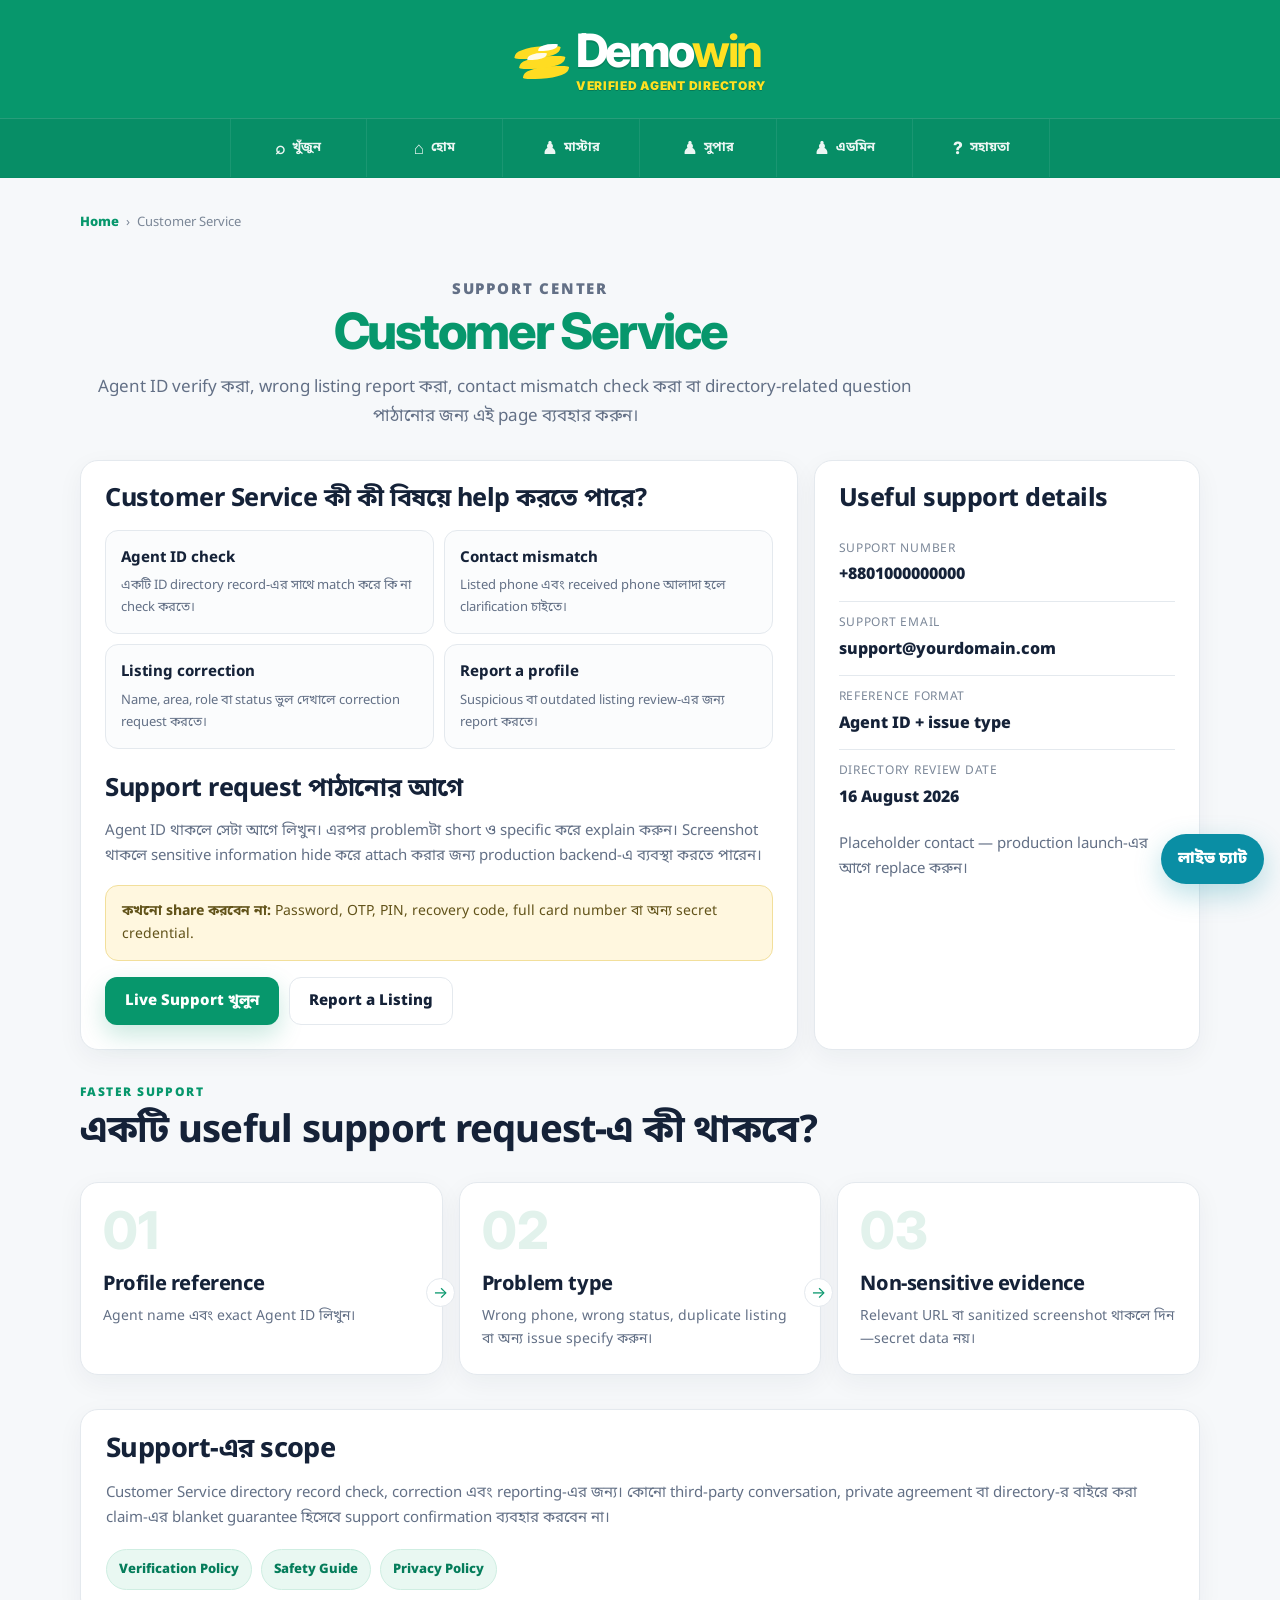
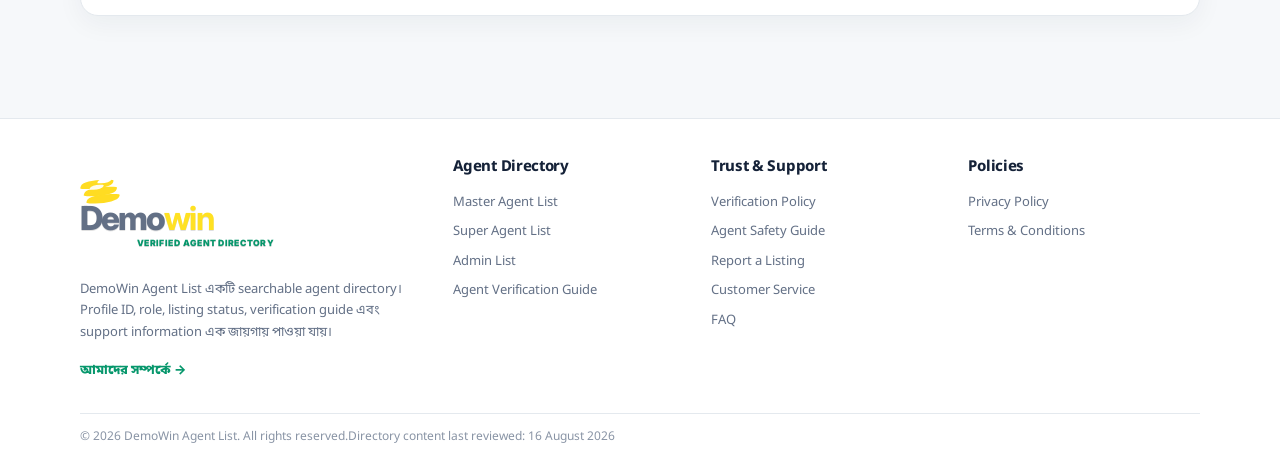
<file: customer-service.html>
<!doctype html><html lang="bn"><head><meta charset="utf-8"><meta name="viewport" content="width=device-width,initial-scale=1,viewport-fit=cover"><title>DemoWin Customer Service | Verify or Report an Agent Listing</title><meta name="description" content="Contact DemoWin Customer Service to check an Agent ID, report an incorrect listing, request a correction or ask a directory support question."><meta name="robots" content="index,follow,max-image-preview:large"><link rel="canonical" href="https://yourdomain.com/customer-service.html"><meta property="og:type" content="website"><meta property="og:site_name" content="DemoWin Agent List"><meta property="og:locale" content="bn_BD"><meta property="og:title" content="DemoWin Customer Service | Verify or Report an Agent Listing"><meta property="og:description" content="Contact DemoWin Customer Service to check an Agent ID, report an incorrect listing, request a correction or ask a directory support question."><meta property="og:url" content="https://yourdomain.com/customer-service.html"><meta name="twitter:card" content="summary"><meta name="twitter:title" content="DemoWin Customer Service | Verify or Report an Agent Listing"><meta name="twitter:description" content="Contact DemoWin Customer Service to check an Agent ID, report an incorrect listing, request a correction or ask a directory support question."><link rel="stylesheet" href="assets/css/style.css"><script type="application/ld+json">{"@context":"https://schema.org","@type":"BreadcrumbList","itemListElement":[{"@type":"ListItem","position":1,"name":"Home","item":"https://yourdomain.com/index.html"},{"@type":"ListItem","position":2,"name":"Customer Service"}]}</script></head><body><header class="site-header"><div class="brand-zone"><a class="logo" href="index.html" aria-label="DemoWin home"><span class="wing" aria-hidden="true"></span><span><span class="logo-main">Demo<b>win</b></span><span class="logo-sub">VERIFIED AGENT DIRECTORY</span></span></a></div><div class="main-nav-wrap"><nav class="main-nav" aria-label="Main navigation"><button class="nav-item global-search-trigger" type="button"><b>⌕</b><span>খুঁজুন</span></button><a class="nav-item" href="index.html" data-nav><b>⌂</b><span>হোম</span></a><a class="nav-item" href="master-agents.html" data-nav><b>♟</b><span>মাস্টার</span></a><a class="nav-item" href="super-agents.html" data-nav><b>♟</b><span>সুপার</span></a><a class="nav-item" href="admin.html" data-nav><b>♟</b><span>এডমিন</span></a><a class="nav-item" href="faq.html" data-nav><b>?</b><span>সহায়তা</span></a></nav></div></header><main><div class="container page-section"><nav class="breadcrumbs" aria-label="Breadcrumb"><a href="index.html">Home</a><span>›</span><span>Customer Service</span></nav><div class="page-title"><p class="section-kicker">Support center</p><h1>Customer Service</h1><p>Agent ID verify করা, wrong listing report করা, contact mismatch check করা বা directory-related question পাঠানোর জন্য এই page ব্যবহার করুন।</p></div><section class="support-layout"><div class="card support-main"><h2>Customer Service কী কী বিষয়ে help করতে পারে?</h2><div class="support-topic-grid"><div><strong>Agent ID check</strong><p>একটি ID directory record-এর সাথে match করে কি না check করতে।</p></div><div><strong>Contact mismatch</strong><p>Listed phone এবং received phone আলাদা হলে clarification চাইতে।</p></div><div><strong>Listing correction</strong><p>Name, area, role বা status ভুল দেখালে correction request করতে।</p></div><div><strong>Report a profile</strong><p>Suspicious বা outdated listing review-এর জন্য report করতে।</p></div></div><h2>Support request পাঠানোর আগে</h2><p>Agent ID থাকলে সেটা আগে লিখুন। এরপর problemটা short ও specific করে explain করুন। Screenshot থাকলে sensitive information hide করে attach করার জন্য production backend-এ ব্যবস্থা করতে পারেন।</p><div class="callout"><strong>কখনো share করবেন না:</strong> Password, OTP, PIN, recovery code, full card number বা অন্য secret credential.</div><div class="hero-actions"><button class="btn btn-primary open-chat" type="button">Live Support খুলুন</button><a class="btn btn-secondary" href="report-listing.html">Report a Listing</a></div></div><aside class="card support-side"><h2>Useful support details</h2><dl class="support-dl"><div><dt>Support number</dt><dd>+8801000000000</dd></div><div><dt>Support email</dt><dd>support@yourdomain.com</dd></div><div><dt>Reference format</dt><dd>Agent ID + issue type</dd></div><div><dt>Directory review date</dt><dd>16 August 2026</dd></div></dl><p class="micro-note left">Placeholder contact — production launch-এর আগে replace করুন।</p></aside></section><section class="section-copy"><div class="section-head"><div><p class="section-kicker">Faster support</p><h2>একটি useful support request-এ কী থাকবে?</h2></div></div><div class="steps"><article class="card step"><div class="step-index">01</div><h3>Profile reference</h3><p>Agent name এবং exact Agent ID লিখুন।</p></article><article class="card step"><div class="step-index">02</div><h3>Problem type</h3><p>Wrong phone, wrong status, duplicate listing বা অন্য issue specify করুন।</p></article><article class="card step"><div class="step-index">03</div><h3>Non-sensitive evidence</h3><p>Relevant URL বা sanitized screenshot থাকলে দিন—secret data নয়।</p></article></div></section><section class="section-copy"><div class="card final-info"><h2>Support-এর scope</h2><p>Customer Service directory record check, correction এবং reporting-এর জন্য। কোনো third-party conversation, private agreement বা directory-র বাইরে করা claim-এর blanket guarantee হিসেবে support confirmation ব্যবহার করবেন না।</p><div class="inline-links"><a href="verification-policy.html">Verification Policy</a><a href="agent-safety.html">Safety Guide</a><a href="privacy.html">Privacy Policy</a></div></div></section></div></main><footer class="footer"><div class="container footer-grid"><div><a class="logo footer-logo" href="index.html"><span class="wing"></span><span><span class="logo-main">Demo<b>win</b></span><span class="logo-sub">VERIFIED AGENT DIRECTORY</span></span></a><p>DemoWin Agent List একটি searchable agent directory। Profile ID, role, listing status, verification guide এবং support information এক জায়গায় পাওয়া যায়।</p><a class="footer-inline" href="about.html">আমাদের সম্পর্কে →</a></div><div><h4>Agent Directory</h4><a href="master-agents.html">Master Agent List</a><a href="super-agents.html">Super Agent List</a><a href="admin.html">Admin List</a><a href="how-it-works.html">Agent Verification Guide</a></div><div><h4>Trust & Support</h4><a href="verification-policy.html">Verification Policy</a><a href="agent-safety.html">Agent Safety Guide</a><a href="report-listing.html">Report a Listing</a><a href="customer-service.html">Customer Service</a><a href="faq.html">FAQ</a></div><div><h4>Policies</h4><a href="privacy.html">Privacy Policy</a><a href="terms.html">Terms & Conditions</a></div></div><div class="container footer-bottom"><span>© 2026 DemoWin Agent List. All rights reserved.</span><span>Directory content last reviewed: 16 August 2026</span></div></footer><button class="chat" id="liveChatBtn" type="button">লাইভ চ্যাট</button><script src="assets/js/site.js"></script></body></html>
</file>
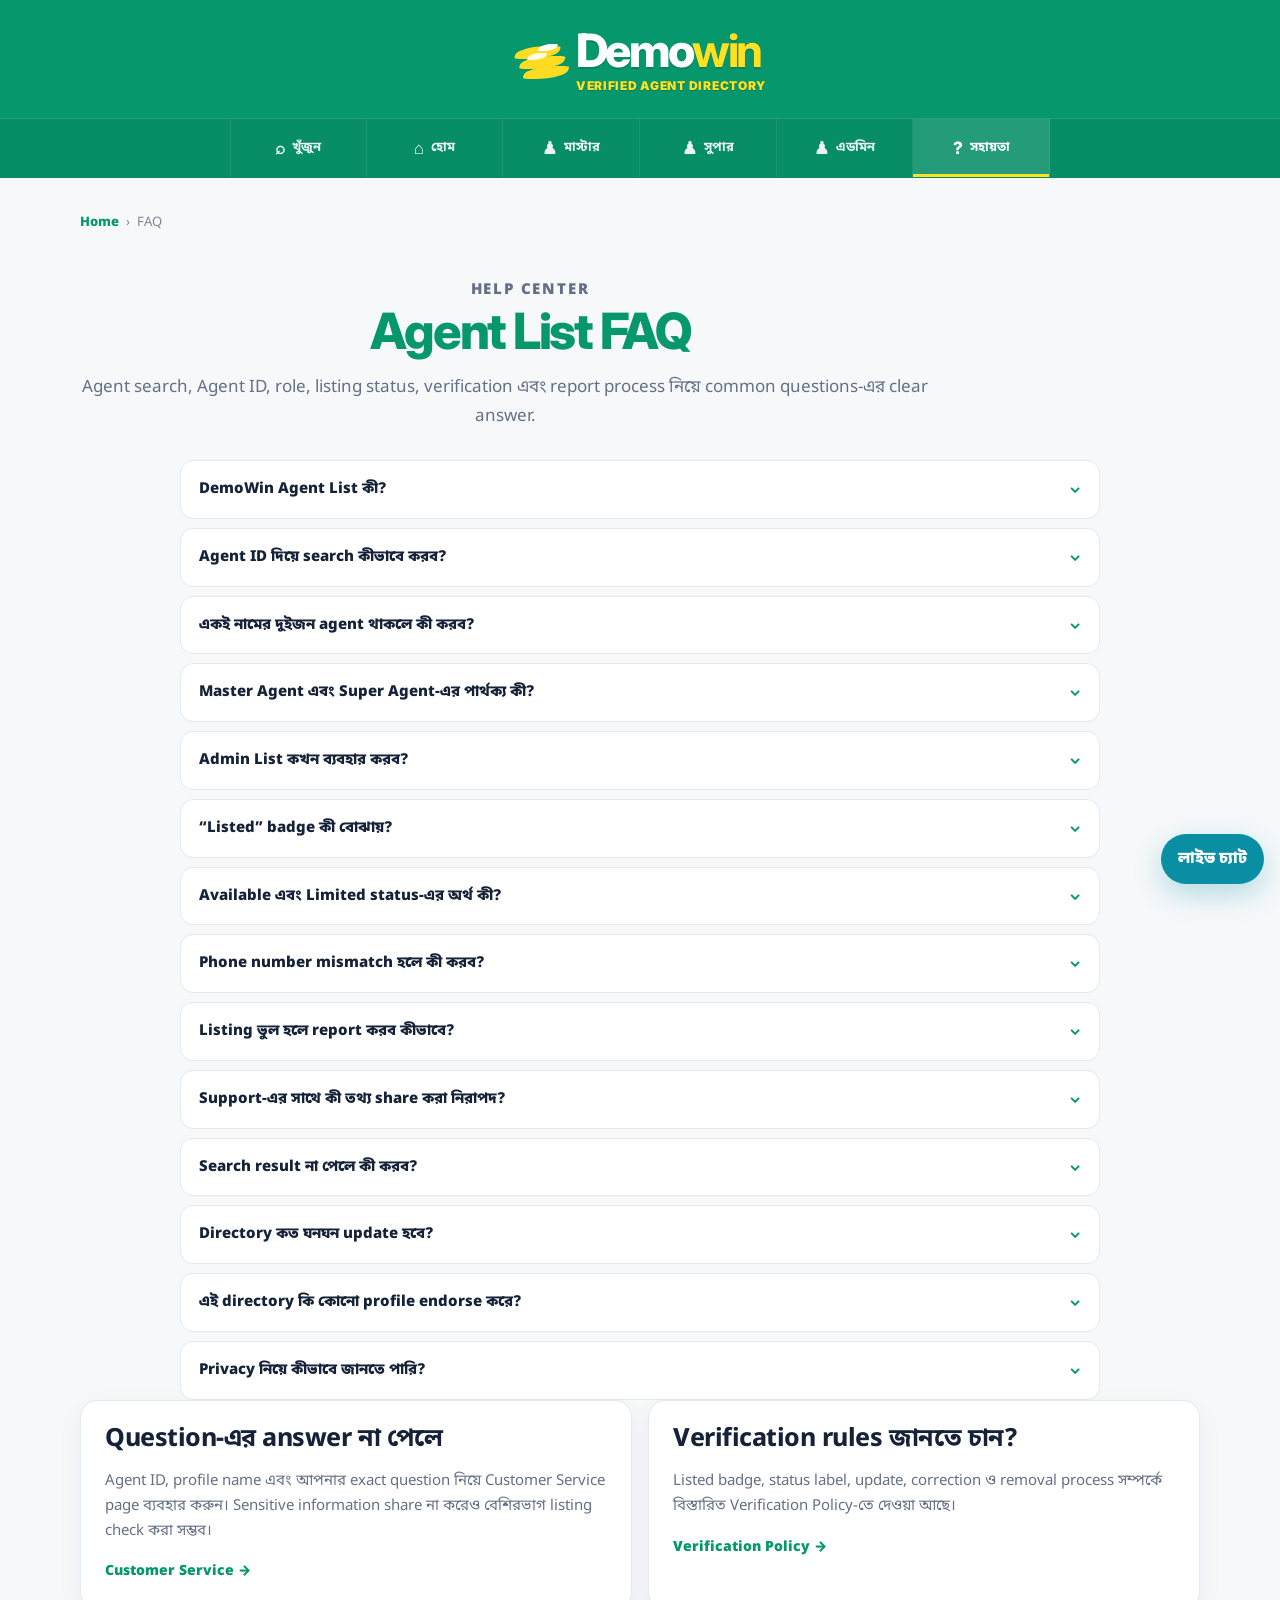
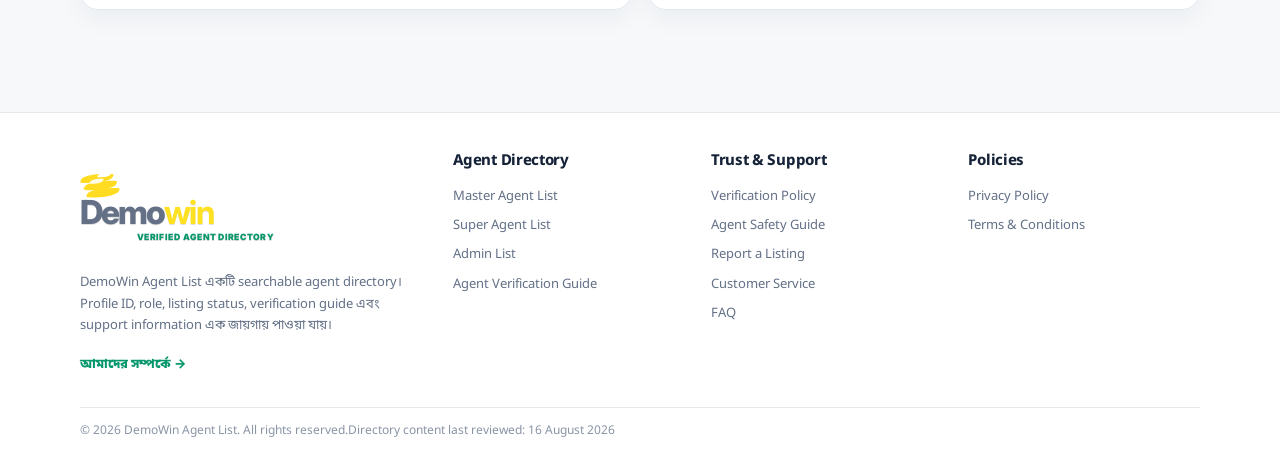
<file: faq.html>
<!doctype html><html lang="bn"><head><meta charset="utf-8"><meta name="viewport" content="width=device-width,initial-scale=1,viewport-fit=cover"><title>DemoWin Agent List FAQ | Agent ID, Search &amp; Verification Help</title><meta name="description" content="Answers to common questions about the DemoWin Agent List, Master and Super Agent roles, Agent ID search, listing status, verification and reporting."><meta name="robots" content="index,follow,max-image-preview:large"><link rel="canonical" href="https://yourdomain.com/faq.html"><meta property="og:type" content="website"><meta property="og:site_name" content="DemoWin Agent List"><meta property="og:locale" content="bn_BD"><meta property="og:title" content="DemoWin Agent List FAQ | Agent ID, Search &amp; Verification Help"><meta property="og:description" content="Answers to common questions about the DemoWin Agent List, Master and Super Agent roles, Agent ID search, listing status, verification and reporting."><meta property="og:url" content="https://yourdomain.com/faq.html"><meta name="twitter:card" content="summary"><meta name="twitter:title" content="DemoWin Agent List FAQ | Agent ID, Search &amp; Verification Help"><meta name="twitter:description" content="Answers to common questions about the DemoWin Agent List, Master and Super Agent roles, Agent ID search, listing status, verification and reporting."><link rel="stylesheet" href="assets/css/style.css"><script type="application/ld+json">{"@context":"https://schema.org","@type":"BreadcrumbList","itemListElement":[{"@type":"ListItem","position":1,"name":"Home","item":"https://yourdomain.com/index.html"},{"@type":"ListItem","position":2,"name":"FAQ"}]}</script><script type="application/ld+json">{"@context":"https://schema.org","@type":"FAQPage","mainEntity":[{"@type":"Question","name":"DemoWin Agent List কী?","acceptedAnswer":{"@type":"Answer","text":"এটি Master Agent, Super Agent এবং Admin category অনুযায়ী profile record সাজানো একটি searchable directory. Visitor name, Agent ID বা listed phone দিয়ে record খুঁজে details compare করতে পারে।"}},{"@type":"Question","name":"Agent ID দিয়ে search কীভাবে করব?","acceptedAnswer":{"@type":"Answer","text":"Header-এর Search button খুলে exact Agent ID লিখুন। Matching record থাকলে result-এ নাম, role, phone এবং relevant directory page দেখাবে।"}},{"@type":"Question","name":"একই নামের দুইজন agent থাকলে কী করব?","acceptedAnswer":{"@type":"Answer","text":"Name-এর পাশাপাশি Agent ID, role, area এবং listed phone number মিলিয়ে দেখুন। Unique Agent ID-কে primary reference হিসেবে ব্যবহার করুন।"}},{"@type":"Question","name":"Master Agent এবং Super Agent-এর পার্থক্য কী?","acceptedAnswer":{"@type":"Answer","text":"এগুলো আলাদা directory categories। Exact authority বা service scope live policy অনুযায়ী define করা উচিত; শুধু label দেখে extra guarantee ধরে নেবেন না।"}},{"@type":"Question","name":"Admin List কখন ব্যবহার করব?","acceptedAnswer":{"@type":"Answer","text":"Directory-level record, correction বা escalation context বোঝার জন্য Admin List useful হতে পারে।"}},{"@type":"Question","name":"“Listed” badge কী বোঝায়?","acceptedAnswer":{"@type":"Answer","text":"এটি বোঝায় profileটি directory record-এর অংশ। এটি ব্যক্তির সব claim বা future outcome-এর guarantee নয়।"}},{"@type":"Question","name":"Available এবং Limited status-এর অর্থ কী?","acceptedAnswer":{"@type":"Answer","text":"Available মানে current directory record-এ active হিসেবে দেখানো হচ্ছে। Limited মানে availability বা contact-এ restriction থাকতে পারে। Exact definition Verification Policy-তে দেখুন।"}},{"@type":"Question","name":"Phone number mismatch হলে কী করব?","acceptedAnswer":{"@type":"Answer","text":"Unlisted number-এ sensitive information না দিয়ে Customer Service-এ Agent IDসহ confirmation চান।"}},{"@type":"Question","name":"Listing ভুল হলে report করব কীভাবে?","acceptedAnswer":{"@type":"Answer","text":"Report a Listing page-এ Profile ID, problem type এবং supporting detail দিন।"}},{"@type":"Question","name":"Support-এর সাথে কী তথ্য share করা নিরাপদ?","acceptedAnswer":{"@type":"Answer","text":"Agent ID, listing URL, problem description এবং non-sensitive screenshot দেওয়া যেতে পারে। Password, PIN, OTP বা recovery code share করবেন না।"}},{"@type":"Question","name":"Search result না পেলে কী করব?","acceptedAnswer":{"@type":"Answer","text":"Spelling, Agent ID এবং phone format আবার check করুন। এরপর relevant role page browse করুন বা Customer Service-এ query পাঠান।"}},{"@type":"Question","name":"Directory কত ঘনঘন update হবে?","acceptedAnswer":{"@type":"Answer","text":"Production version-এ material change হলে listing update করা উচিত এবং policy page-এ review process publish করা উচিত। শুধু fresh দেখানোর জন্য date পরিবর্তন করা ঠিক নয়।"}},{"@type":"Question","name":"এই directory কি কোনো profile endorse করে?","acceptedAnswer":{"@type":"Answer","text":"না। Directory record information organization-এর জন্য। Listing থাকা মানেই blanket endorsement নয়।"}},{"@type":"Question","name":"Privacy নিয়ে কীভাবে জানতে পারি?","acceptedAnswer":{"@type":"Answer","text":"Privacy Policy page-এ search, support message, local storage ও third-party service ব্যবহারের details রাখা হয়েছে।"}}]}</script></head><body><header class="site-header"><div class="brand-zone"><a class="logo" href="index.html" aria-label="DemoWin home"><span class="wing" aria-hidden="true"></span><span><span class="logo-main">Demo<b>win</b></span><span class="logo-sub">VERIFIED AGENT DIRECTORY</span></span></a></div><div class="main-nav-wrap"><nav class="main-nav" aria-label="Main navigation"><button class="nav-item global-search-trigger" type="button"><b>⌕</b><span>খুঁজুন</span></button><a class="nav-item" href="index.html" data-nav><b>⌂</b><span>হোম</span></a><a class="nav-item" href="master-agents.html" data-nav><b>♟</b><span>মাস্টার</span></a><a class="nav-item" href="super-agents.html" data-nav><b>♟</b><span>সুপার</span></a><a class="nav-item" href="admin.html" data-nav><b>♟</b><span>এডমিন</span></a><a class="nav-item" href="faq.html" data-nav><b>?</b><span>সহায়তা</span></a></nav></div></header><main><div class="container page-section"><nav class="breadcrumbs" aria-label="Breadcrumb"><a href="index.html">Home</a><span>›</span><span>FAQ</span></nav><div class="page-title"><p class="section-kicker">Help center</p><h1>Agent List FAQ</h1><p>Agent search, Agent ID, role, listing status, verification এবং report process নিয়ে common questions-এর clear answer.</p></div><div class="faq-list faq-page"><div class="faq"><button aria-expanded="false"><span>DemoWin Agent List কী?</span><span class="arrow">⌄</span></button><div class="ans">এটি Master Agent, Super Agent এবং Admin category অনুযায়ী profile record সাজানো একটি searchable directory. Visitor name, Agent ID বা listed phone দিয়ে record খুঁজে details compare করতে পারে।</div></div><div class="faq"><button aria-expanded="false"><span>Agent ID দিয়ে search কীভাবে করব?</span><span class="arrow">⌄</span></button><div class="ans">Header-এর Search button খুলে exact Agent ID লিখুন। Matching record থাকলে result-এ নাম, role, phone এবং relevant directory page দেখাবে।</div></div><div class="faq"><button aria-expanded="false"><span>একই নামের দুইজন agent থাকলে কী করব?</span><span class="arrow">⌄</span></button><div class="ans">Name-এর পাশাপাশি Agent ID, role, area এবং listed phone number মিলিয়ে দেখুন। Unique Agent ID-কে primary reference হিসেবে ব্যবহার করুন।</div></div><div class="faq"><button aria-expanded="false"><span>Master Agent এবং Super Agent-এর পার্থক্য কী?</span><span class="arrow">⌄</span></button><div class="ans">এগুলো আলাদা directory categories। Exact authority বা service scope live policy অনুযায়ী define করা উচিত; শুধু label দেখে extra guarantee ধরে নেবেন না।</div></div><div class="faq"><button aria-expanded="false"><span>Admin List কখন ব্যবহার করব?</span><span class="arrow">⌄</span></button><div class="ans">Directory-level record, correction বা escalation context বোঝার জন্য Admin List useful হতে পারে।</div></div><div class="faq"><button aria-expanded="false"><span>“Listed” badge কী বোঝায়?</span><span class="arrow">⌄</span></button><div class="ans">এটি বোঝায় profileটি directory record-এর অংশ। এটি ব্যক্তির সব claim বা future outcome-এর guarantee নয়।</div></div><div class="faq"><button aria-expanded="false"><span>Available এবং Limited status-এর অর্থ কী?</span><span class="arrow">⌄</span></button><div class="ans">Available মানে current directory record-এ active হিসেবে দেখানো হচ্ছে। Limited মানে availability বা contact-এ restriction থাকতে পারে। Exact definition Verification Policy-তে দেখুন।</div></div><div class="faq"><button aria-expanded="false"><span>Phone number mismatch হলে কী করব?</span><span class="arrow">⌄</span></button><div class="ans">Unlisted number-এ sensitive information না দিয়ে Customer Service-এ Agent IDসহ confirmation চান।</div></div><div class="faq"><button aria-expanded="false"><span>Listing ভুল হলে report করব কীভাবে?</span><span class="arrow">⌄</span></button><div class="ans">Report a Listing page-এ Profile ID, problem type এবং supporting detail দিন।</div></div><div class="faq"><button aria-expanded="false"><span>Support-এর সাথে কী তথ্য share করা নিরাপদ?</span><span class="arrow">⌄</span></button><div class="ans">Agent ID, listing URL, problem description এবং non-sensitive screenshot দেওয়া যেতে পারে। Password, PIN, OTP বা recovery code share করবেন না।</div></div><div class="faq"><button aria-expanded="false"><span>Search result না পেলে কী করব?</span><span class="arrow">⌄</span></button><div class="ans">Spelling, Agent ID এবং phone format আবার check করুন। এরপর relevant role page browse করুন বা Customer Service-এ query পাঠান।</div></div><div class="faq"><button aria-expanded="false"><span>Directory কত ঘনঘন update হবে?</span><span class="arrow">⌄</span></button><div class="ans">Production version-এ material change হলে listing update করা উচিত এবং policy page-এ review process publish করা উচিত। শুধু fresh দেখানোর জন্য date পরিবর্তন করা ঠিক নয়।</div></div><div class="faq"><button aria-expanded="false"><span>এই directory কি কোনো profile endorse করে?</span><span class="arrow">⌄</span></button><div class="ans">না। Directory record information organization-এর জন্য। Listing থাকা মানেই blanket endorsement নয়।</div></div><div class="faq"><button aria-expanded="false"><span>Privacy নিয়ে কীভাবে জানতে পারি?</span><span class="arrow">⌄</span></button><div class="ans">Privacy Policy page-এ search, support message, local storage ও third-party service ব্যবহারের details রাখা হয়েছে।</div></div></div><section class="section-copy"><div class="content-grid two"><article class="card content-card"><h2>Question-এর answer না পেলে</h2><p>Agent ID, profile name এবং আপনার exact question নিয়ে Customer Service page ব্যবহার করুন। Sensitive information share না করেও বেশিরভাগ listing check করা সম্ভব।</p><a class="text-link" href="customer-service.html">Customer Service →</a></article><article class="card content-card"><h2>Verification rules জানতে চান?</h2><p>Listed badge, status label, update, correction ও removal process সম্পর্কে বিস্তারিত Verification Policy-তে দেওয়া আছে।</p><a class="text-link" href="verification-policy.html">Verification Policy →</a></article></div></section></div></main><footer class="footer"><div class="container footer-grid"><div><a class="logo footer-logo" href="index.html"><span class="wing"></span><span><span class="logo-main">Demo<b>win</b></span><span class="logo-sub">VERIFIED AGENT DIRECTORY</span></span></a><p>DemoWin Agent List একটি searchable agent directory। Profile ID, role, listing status, verification guide এবং support information এক জায়গায় পাওয়া যায়।</p><a class="footer-inline" href="about.html">আমাদের সম্পর্কে →</a></div><div><h4>Agent Directory</h4><a href="master-agents.html">Master Agent List</a><a href="super-agents.html">Super Agent List</a><a href="admin.html">Admin List</a><a href="how-it-works.html">Agent Verification Guide</a></div><div><h4>Trust & Support</h4><a href="verification-policy.html">Verification Policy</a><a href="agent-safety.html">Agent Safety Guide</a><a href="report-listing.html">Report a Listing</a><a href="customer-service.html">Customer Service</a><a href="faq.html">FAQ</a></div><div><h4>Policies</h4><a href="privacy.html">Privacy Policy</a><a href="terms.html">Terms & Conditions</a></div></div><div class="container footer-bottom"><span>© 2026 DemoWin Agent List. All rights reserved.</span><span>Directory content last reviewed: 16 August 2026</span></div></footer><button class="chat" id="liveChatBtn" type="button">লাইভ চ্যাট</button><script src="assets/js/site.js"></script></body></html>
</file>
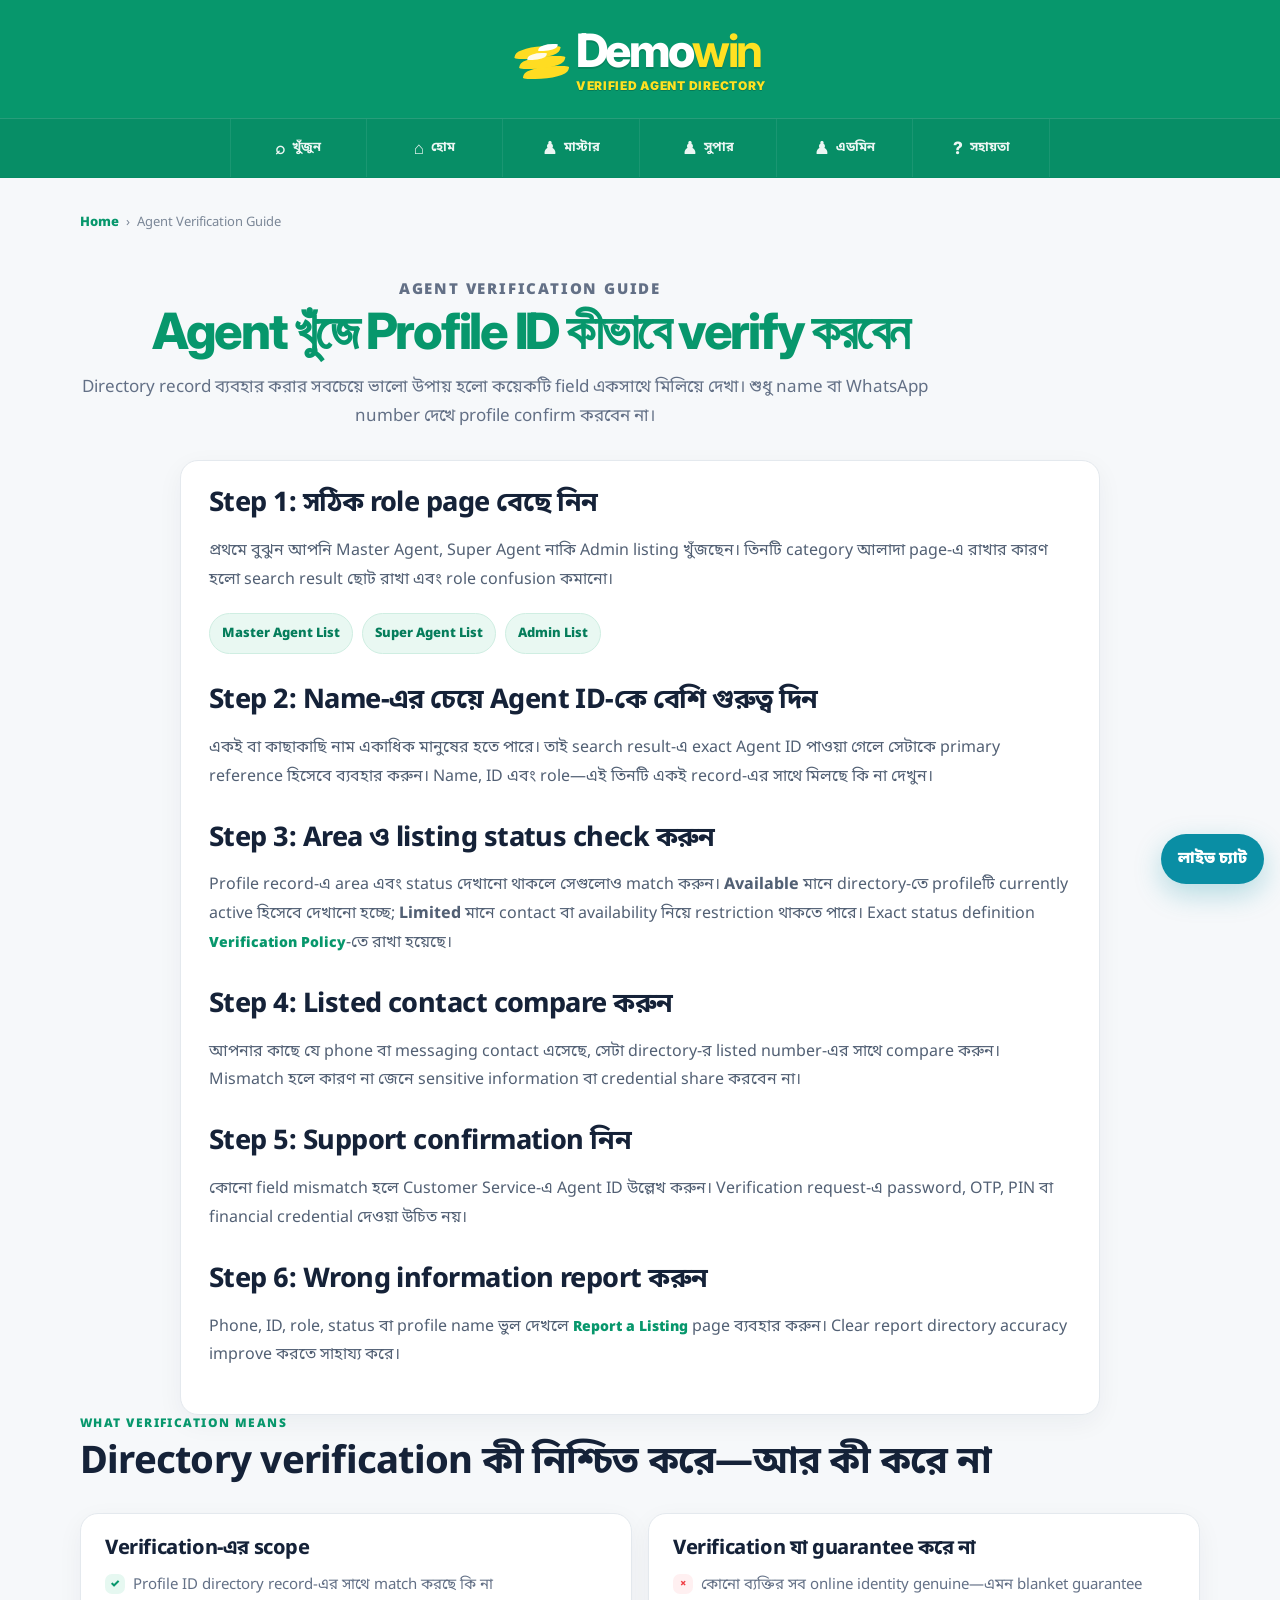
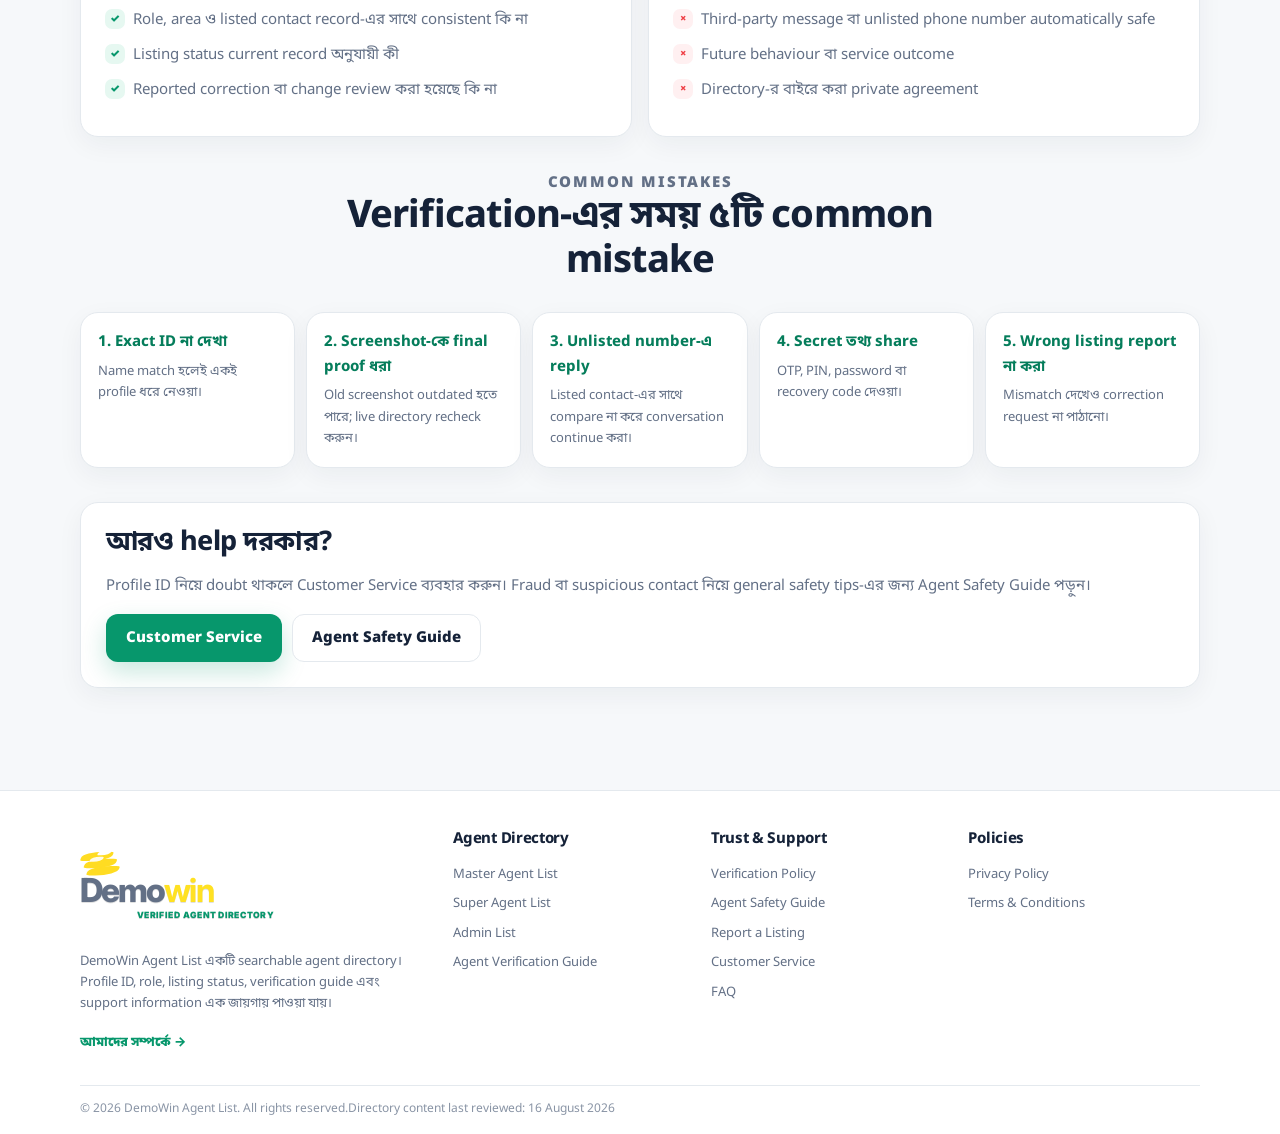
<file: how-it-works.html>
<!doctype html><html lang="bn"><head><meta charset="utf-8"><meta name="viewport" content="width=device-width,initial-scale=1,viewport-fit=cover"><title>How to Verify an Agent ID | DemoWin Agent Verification Guide</title><meta name="description" content="Learn how to search an agent, compare Agent ID, role, area, phone and listing status, and report a mismatch through the DemoWin Agent Directory."><meta name="robots" content="index,follow,max-image-preview:large"><link rel="canonical" href="https://yourdomain.com/how-it-works.html"><meta property="og:type" content="website"><meta property="og:site_name" content="DemoWin Agent List"><meta property="og:locale" content="bn_BD"><meta property="og:title" content="How to Verify an Agent ID | DemoWin Agent Verification Guide"><meta property="og:description" content="Learn how to search an agent, compare Agent ID, role, area, phone and listing status, and report a mismatch through the DemoWin Agent Directory."><meta property="og:url" content="https://yourdomain.com/how-it-works.html"><meta name="twitter:card" content="summary"><meta name="twitter:title" content="How to Verify an Agent ID | DemoWin Agent Verification Guide"><meta name="twitter:description" content="Learn how to search an agent, compare Agent ID, role, area, phone and listing status, and report a mismatch through the DemoWin Agent Directory."><link rel="stylesheet" href="assets/css/style.css"><script type="application/ld+json">{"@context":"https://schema.org","@type":"BreadcrumbList","itemListElement":[{"@type":"ListItem","position":1,"name":"Home","item":"https://yourdomain.com/index.html"},{"@type":"ListItem","position":2,"name":"Agent Verification Guide"}]}</script></head><body><header class="site-header"><div class="brand-zone"><a class="logo" href="index.html" aria-label="DemoWin home"><span class="wing" aria-hidden="true"></span><span><span class="logo-main">Demo<b>win</b></span><span class="logo-sub">VERIFIED AGENT DIRECTORY</span></span></a></div><div class="main-nav-wrap"><nav class="main-nav" aria-label="Main navigation"><button class="nav-item global-search-trigger" type="button"><b>⌕</b><span>খুঁজুন</span></button><a class="nav-item" href="index.html" data-nav><b>⌂</b><span>হোম</span></a><a class="nav-item" href="master-agents.html" data-nav><b>♟</b><span>মাস্টার</span></a><a class="nav-item" href="super-agents.html" data-nav><b>♟</b><span>সুপার</span></a><a class="nav-item" href="admin.html" data-nav><b>♟</b><span>এডমিন</span></a><a class="nav-item" href="faq.html" data-nav><b>?</b><span>সহায়তা</span></a></nav></div></header><main><div class="container page-section"><nav class="breadcrumbs" aria-label="Breadcrumb"><a href="index.html">Home</a><span>›</span><span>Agent Verification Guide</span></nav><div class="page-title"><p class="section-kicker">Agent verification guide</p><h1>Agent খুঁজে Profile ID কীভাবে verify করবেন</h1><p>Directory record ব্যবহার করার সবচেয়ে ভালো উপায় হলো কয়েকটি field একসাথে মিলিয়ে দেখা। শুধু name বা WhatsApp number দেখে profile confirm করবেন না।</p></div><section class="card article-prose"><h2>Step 1: সঠিক role page বেছে নিন</h2><p>প্রথমে বুঝুন আপনি Master Agent, Super Agent নাকি Admin listing খুঁজছেন। তিনটি category আলাদা page-এ রাখার কারণ হলো search result ছোট রাখা এবং role confusion কমানো।</p><div class="inline-links"><a href="master-agents.html">Master Agent List</a><a href="super-agents.html">Super Agent List</a><a href="admin.html">Admin List</a></div><h2>Step 2: Name-এর চেয়ে Agent ID-কে বেশি গুরুত্ব দিন</h2><p>একই বা কাছাকাছি নাম একাধিক মানুষের হতে পারে। তাই search result-এ exact Agent ID পাওয়া গেলে সেটাকে primary reference হিসেবে ব্যবহার করুন। Name, ID এবং role—এই তিনটি একই record-এর সাথে মিলছে কি না দেখুন।</p><h2>Step 3: Area ও listing status check করুন</h2><p>Profile record-এ area এবং status দেখানো থাকলে সেগুলোও match করুন। <strong>Available</strong> মানে directory-তে profileটি currently active হিসেবে দেখানো হচ্ছে; <strong>Limited</strong> মানে contact বা availability নিয়ে restriction থাকতে পারে। Exact status definition <a class="text-link" href="verification-policy.html">Verification Policy</a>-তে রাখা হয়েছে।</p><h2>Step 4: Listed contact compare করুন</h2><p>আপনার কাছে যে phone বা messaging contact এসেছে, সেটা directory-র listed number-এর সাথে compare করুন। Mismatch হলে কারণ না জেনে sensitive information বা credential share করবেন না।</p><h2>Step 5: Support confirmation নিন</h2><p>কোনো field mismatch হলে Customer Service-এ Agent ID উল্লেখ করুন। Verification request-এ password, OTP, PIN বা financial credential দেওয়া উচিত নয়।</p><h2>Step 6: Wrong information report করুন</h2><p>Phone, ID, role, status বা profile name ভুল দেখলে <a class="text-link" href="report-listing.html">Report a Listing</a> page ব্যবহার করুন। Clear report directory accuracy improve করতে সাহায্য করে।</p></section><section class="section-copy"><div class="section-head"><div><p class="section-kicker">What verification means</p><h2>Directory verification কী নিশ্চিত করে—আর কী করে না</h2></div></div><div class="content-grid two"><article class="card content-card"><h3>Verification-এর scope</h3><ul class="check-list"><li>Profile ID directory record-এর সাথে match করছে কি না</li><li>Role, area ও listed contact record-এর সাথে consistent কি না</li><li>Listing status current record অনুযায়ী কী</li><li>Reported correction বা change review করা হয়েছে কি না</li></ul></article><article class="card content-card"><h3>Verification যা guarantee করে না</h3><ul class="cross-list"><li>কোনো ব্যক্তির সব online identity genuine—এমন blanket guarantee</li><li>Third-party message বা unlisted phone number automatically safe</li><li>Future behaviour বা service outcome</li><li>Directory-র বাইরে করা private agreement</li></ul></article></div></section><section class="section-copy"><div class="center-head"><p class="section-kicker">Common mistakes</p><h2>Verification-এর সময় ৫টি common mistake</h2></div><div class="quick-list"><div class="card quick-item"><strong>1. Exact ID না দেখা</strong><p>Name match হলেই একই profile ধরে নেওয়া।</p></div><div class="card quick-item"><strong>2. Screenshot-কে final proof ধরা</strong><p>Old screenshot outdated হতে পারে; live directory recheck করুন।</p></div><div class="card quick-item"><strong>3. Unlisted number-এ reply</strong><p>Listed contact-এর সাথে compare না করে conversation continue করা।</p></div><div class="card quick-item"><strong>4. Secret তথ্য share</strong><p>OTP, PIN, password বা recovery code দেওয়া।</p></div><div class="card quick-item"><strong>5. Wrong listing report না করা</strong><p>Mismatch দেখেও correction request না পাঠানো।</p></div></div></section><section class="section-copy"><div class="card final-info"><h2>আরও help দরকার?</h2><p>Profile ID নিয়ে doubt থাকলে Customer Service ব্যবহার করুন। Fraud বা suspicious contact নিয়ে general safety tips-এর জন্য Agent Safety Guide পড়ুন।</p><div class="hero-actions"><a class="btn btn-primary" href="customer-service.html">Customer Service</a><a class="btn btn-secondary" href="agent-safety.html">Agent Safety Guide</a></div></div></section></div></main><footer class="footer"><div class="container footer-grid"><div><a class="logo footer-logo" href="index.html"><span class="wing"></span><span><span class="logo-main">Demo<b>win</b></span><span class="logo-sub">VERIFIED AGENT DIRECTORY</span></span></a><p>DemoWin Agent List একটি searchable agent directory। Profile ID, role, listing status, verification guide এবং support information এক জায়গায় পাওয়া যায়।</p><a class="footer-inline" href="about.html">আমাদের সম্পর্কে →</a></div><div><h4>Agent Directory</h4><a href="master-agents.html">Master Agent List</a><a href="super-agents.html">Super Agent List</a><a href="admin.html">Admin List</a><a href="how-it-works.html">Agent Verification Guide</a></div><div><h4>Trust & Support</h4><a href="verification-policy.html">Verification Policy</a><a href="agent-safety.html">Agent Safety Guide</a><a href="report-listing.html">Report a Listing</a><a href="customer-service.html">Customer Service</a><a href="faq.html">FAQ</a></div><div><h4>Policies</h4><a href="privacy.html">Privacy Policy</a><a href="terms.html">Terms & Conditions</a></div></div><div class="container footer-bottom"><span>© 2026 DemoWin Agent List. All rights reserved.</span><span>Directory content last reviewed: 16 August 2026</span></div></footer><button class="chat" id="liveChatBtn" type="button">লাইভ চ্যাট</button><script src="assets/js/site.js"></script></body></html>
</file>
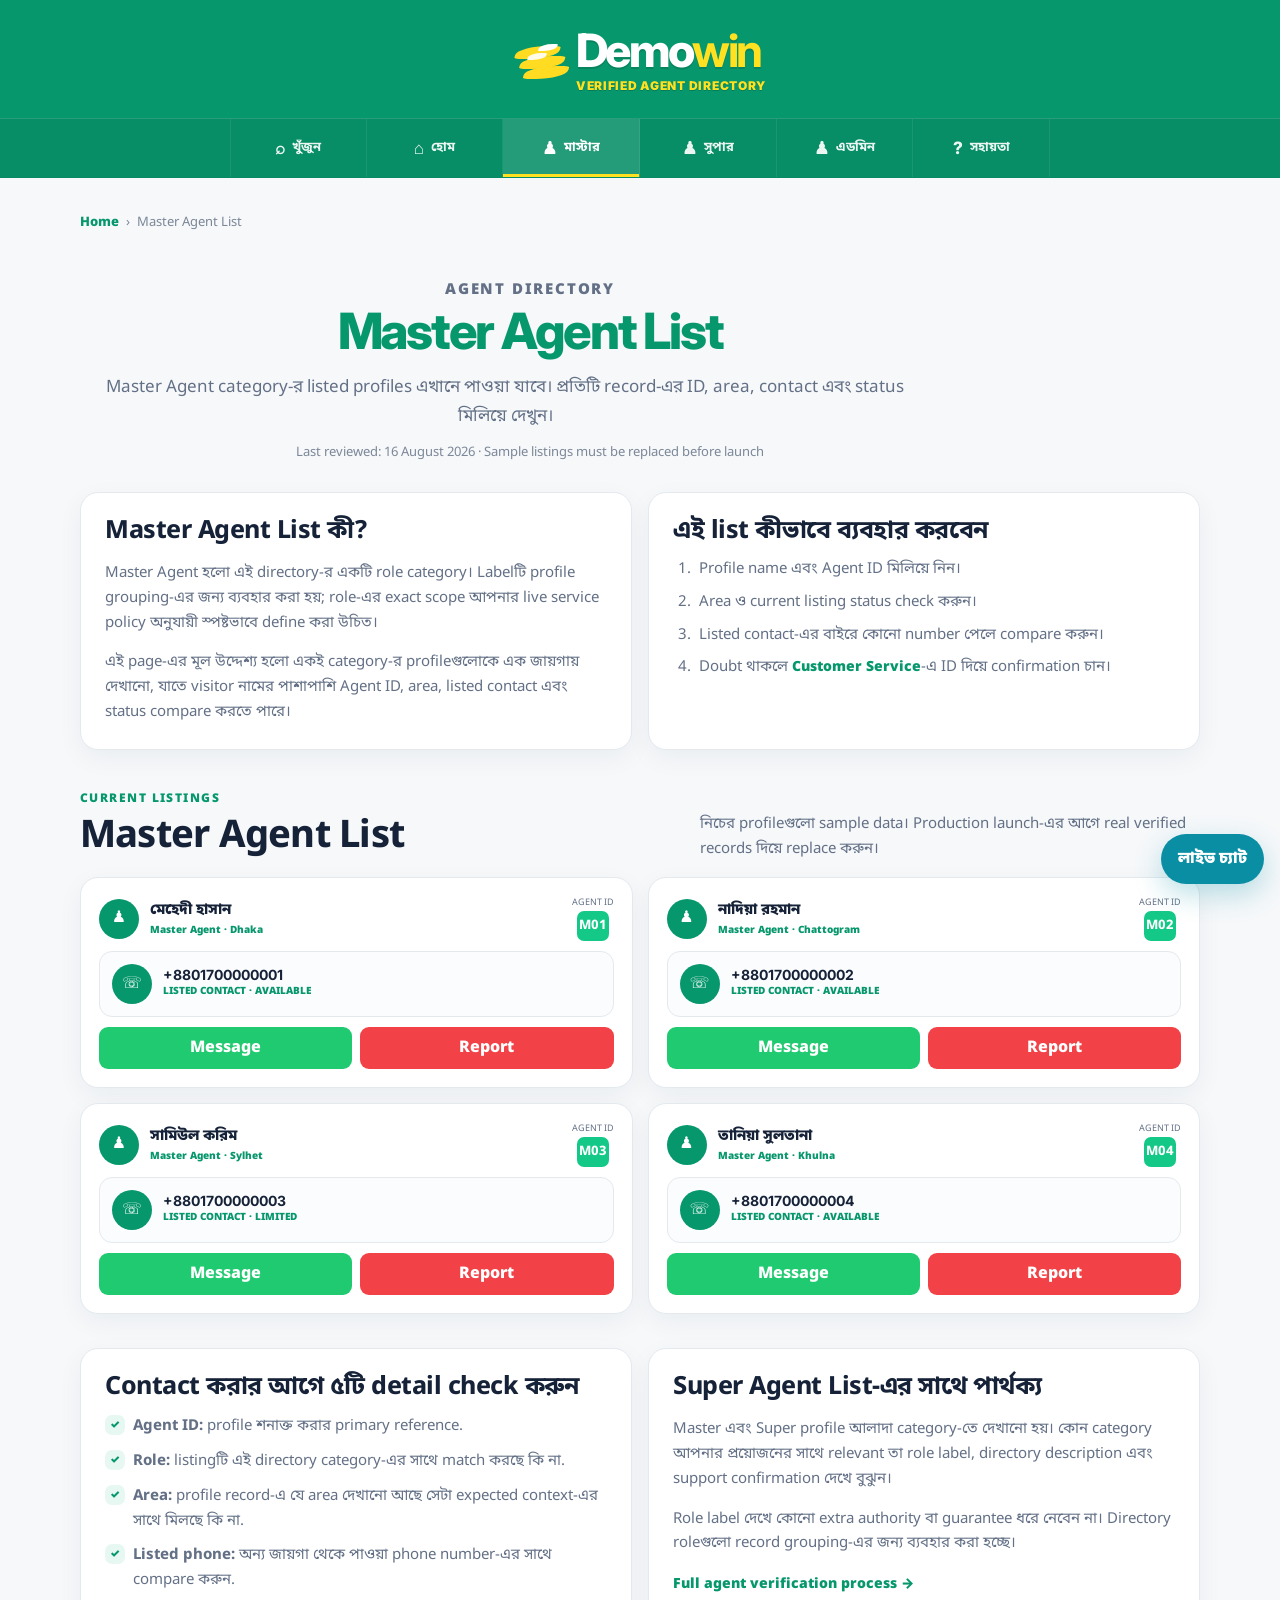
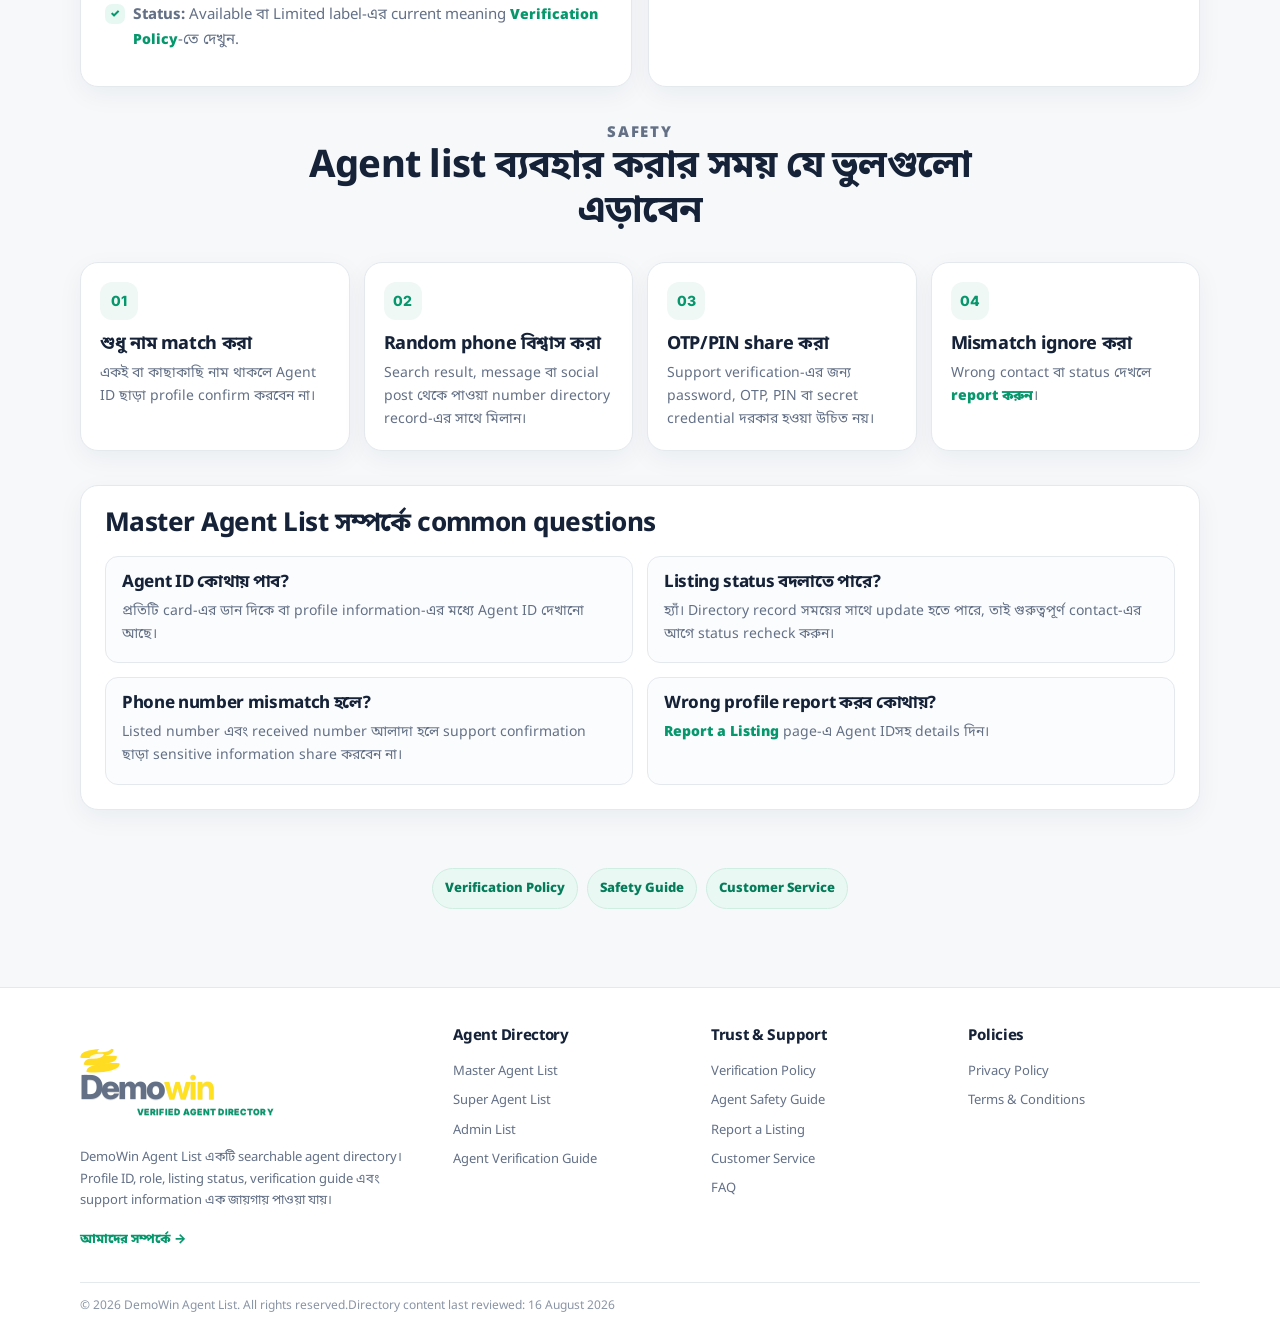
<file: master-agents.html>
<!doctype html><html lang="bn"><head><meta charset="utf-8"><meta name="viewport" content="width=device-width,initial-scale=1,viewport-fit=cover"><title>Master Agent List Bangladesh | DemoWin Agent Directory</title><meta name="description" content="Browse the DemoWin Master Agent List by name, Agent ID, area and status. Learn what to check before contacting a listed Master Agent profile."><meta name="robots" content="index,follow,max-image-preview:large"><link rel="canonical" href="https://yourdomain.com/master-agents.html"><meta property="og:type" content="website"><meta property="og:site_name" content="DemoWin Agent List"><meta property="og:locale" content="bn_BD"><meta property="og:title" content="Master Agent List Bangladesh | DemoWin Agent Directory"><meta property="og:description" content="Browse the DemoWin Master Agent List by name, Agent ID, area and status. Learn what to check before contacting a listed Master Agent profile."><meta property="og:url" content="https://yourdomain.com/master-agents.html"><meta name="twitter:card" content="summary"><meta name="twitter:title" content="Master Agent List Bangladesh | DemoWin Agent Directory"><meta name="twitter:description" content="Browse the DemoWin Master Agent List by name, Agent ID, area and status. Learn what to check before contacting a listed Master Agent profile."><link rel="stylesheet" href="assets/css/style.css"><script type="application/ld+json">{"@context":"https://schema.org","@type":"BreadcrumbList","itemListElement":[{"@type":"ListItem","position":1,"name":"Home","item":"https://yourdomain.com/index.html"},{"@type":"ListItem","position":2,"name":"Master Agent List"}]}</script><script type="application/ld+json">{"@context":"https://schema.org","@type":"CollectionPage","name":"Master Agent List","url":"https://yourdomain.com/master-agents.html","mainEntity":{"@type":"ItemList","itemListElement":[{"@type":"ListItem","position":1,"item":{"@type":"Person","name":"মেহেদী হাসান","identifier":"M01","telephone":"+8801700000001","description":"Listed area: Dhaka"}},{"@type":"ListItem","position":2,"item":{"@type":"Person","name":"নাদিয়া রহমান","identifier":"M02","telephone":"+8801700000002","description":"Listed area: Chattogram"}},{"@type":"ListItem","position":3,"item":{"@type":"Person","name":"সামিউল করিম","identifier":"M03","telephone":"+8801700000003","description":"Listed area: Sylhet"}},{"@type":"ListItem","position":4,"item":{"@type":"Person","name":"তানিয়া সুলতানা","identifier":"M04","telephone":"+8801700000004","description":"Listed area: Khulna"}}]}}</script></head><body><header class="site-header"><div class="brand-zone"><a class="logo" href="index.html" aria-label="DemoWin home"><span class="wing" aria-hidden="true"></span><span><span class="logo-main">Demo<b>win</b></span><span class="logo-sub">VERIFIED AGENT DIRECTORY</span></span></a></div><div class="main-nav-wrap"><nav class="main-nav" aria-label="Main navigation"><button class="nav-item global-search-trigger" type="button"><b>⌕</b><span>খুঁজুন</span></button><a class="nav-item" href="index.html" data-nav><b>⌂</b><span>হোম</span></a><a class="nav-item" href="master-agents.html" data-nav><b>♟</b><span>মাস্টার</span></a><a class="nav-item" href="super-agents.html" data-nav><b>♟</b><span>সুপার</span></a><a class="nav-item" href="admin.html" data-nav><b>♟</b><span>এডমিন</span></a><a class="nav-item" href="faq.html" data-nav><b>?</b><span>সহায়তা</span></a></nav></div></header><main><div class="container page-section"><nav class="breadcrumbs" aria-label="Breadcrumb"><a href="index.html">Home</a><span>›</span><span>Master Agent List</span></nav><div class="page-title"><p class="section-kicker">Agent directory</p><h1>Master Agent List</h1><p>Master Agent category-র listed profiles এখানে পাওয়া যাবে। প্রতিটি record-এর ID, area, contact এবং status মিলিয়ে দেখুন।</p><div class="update-line">Last reviewed: 16 August 2026 · Sample listings must be replaced before launch</div></div><section class="directory-intro"><div class="content-grid two"><article class="card content-card"><h2>Master Agent List কী?</h2><p>Master Agent হলো এই directory-র একটি role category। Labelটি profile grouping-এর জন্য ব্যবহার করা হয়; role-এর exact scope আপনার live service policy অনুযায়ী স্পষ্টভাবে define করা উচিত।</p><p>এই page-এর মূল উদ্দেশ্য হলো একই category-র profileগুলোকে এক জায়গায় দেখানো, যাতে visitor নামের পাশাপাশি Agent ID, area, listed contact এবং status compare করতে পারে।</p></article><article class="card content-card"><h2>এই list কীভাবে ব্যবহার করবেন</h2><ol class="number-list"><li>Profile name এবং Agent ID মিলিয়ে নিন।</li><li>Area ও current listing status check করুন।</li><li>Listed contact-এর বাইরে কোনো number পেলে compare করুন।</li><li>Doubt থাকলে <a class="text-link" href="customer-service.html">Customer Service</a>-এ ID দিয়ে confirmation চান।</li></ol></article></div></section><section class="directory-list-section"><div class="section-head compact"><div><p class="section-kicker">Current listings</p><h2>Master Agent List</h2></div><p>নিচের profileগুলো sample data। Production launch-এর আগে real verified records দিয়ে replace করুন।</p></div><div class="directory-grid"><article class="card panel agent-listing" data-name="মেহেদী হাসান" data-id="m01" data-area="Dhaka" data-status="Available"><div class="agent-row"><span class="round-icon">♟</span><div><div class="agent-name">মেহেদী হাসান</div><div class="agent-tag">Master Agent · Dhaka</div></div><div class="agent-id"><span>AGENT ID</span><b>M01</b></div></div><div class="agent-box phone-row"><span class="round-icon">☏</span><div><div class="phone-number">+8801700000001</div><div class="official-label">LISTED CONTACT · AVAILABLE</div></div></div><div class="agent-actions"><button class="action green" type="button">Message</button><button class="action red" type="button">Report</button></div></article><article class="card panel agent-listing" data-name="নাদিয়া রহমান" data-id="m02" data-area="Chattogram" data-status="Available"><div class="agent-row"><span class="round-icon">♟</span><div><div class="agent-name">নাদিয়া রহমান</div><div class="agent-tag">Master Agent · Chattogram</div></div><div class="agent-id"><span>AGENT ID</span><b>M02</b></div></div><div class="agent-box phone-row"><span class="round-icon">☏</span><div><div class="phone-number">+8801700000002</div><div class="official-label">LISTED CONTACT · AVAILABLE</div></div></div><div class="agent-actions"><button class="action green" type="button">Message</button><button class="action red" type="button">Report</button></div></article><article class="card panel agent-listing" data-name="সামিউল করিম" data-id="m03" data-area="Sylhet" data-status="Limited"><div class="agent-row"><span class="round-icon">♟</span><div><div class="agent-name">সামিউল করিম</div><div class="agent-tag">Master Agent · Sylhet</div></div><div class="agent-id"><span>AGENT ID</span><b>M03</b></div></div><div class="agent-box phone-row"><span class="round-icon">☏</span><div><div class="phone-number">+8801700000003</div><div class="official-label">LISTED CONTACT · LIMITED</div></div></div><div class="agent-actions"><button class="action green" type="button">Message</button><button class="action red" type="button">Report</button></div></article><article class="card panel agent-listing" data-name="তানিয়া সুলতানা" data-id="m04" data-area="Khulna" data-status="Available"><div class="agent-row"><span class="round-icon">♟</span><div><div class="agent-name">তানিয়া সুলতানা</div><div class="agent-tag">Master Agent · Khulna</div></div><div class="agent-id"><span>AGENT ID</span><b>M04</b></div></div><div class="agent-box phone-row"><span class="round-icon">☏</span><div><div class="phone-number">+8801700000004</div><div class="official-label">LISTED CONTACT · AVAILABLE</div></div></div><div class="agent-actions"><button class="action green" type="button">Message</button><button class="action red" type="button">Report</button></div></article></div></section><section class="section-copy"><div class="content-grid two"><article class="card content-card"><h2>Contact করার আগে ৫টি detail check করুন</h2><ul class="check-list"><li><strong>Agent ID:</strong> profile শনাক্ত করার primary reference.</li><li><strong>Role:</strong> listingটি এই directory category-এর সাথে match করছে কি না.</li><li><strong>Area:</strong> profile record-এ যে area দেখানো আছে সেটা expected context-এর সাথে মিলছে কি না.</li><li><strong>Listed phone:</strong> অন্য জায়গা থেকে পাওয়া phone number-এর সাথে compare করুন.</li><li><strong>Status:</strong> Available বা Limited label-এর current meaning <a class="text-link" href="verification-policy.html">Verification Policy</a>-তে দেখুন.</li></ul></article><article class="card content-card"><h2>Super Agent List-এর সাথে পার্থক্য</h2><p>Master এবং Super profile আলাদা category-তে দেখানো হয়। কোন category আপনার প্রয়োজনের সাথে relevant তা role label, directory description এবং support confirmation দেখে বুঝুন।</p><p>Role label দেখে কোনো extra authority বা guarantee ধরে নেবেন না। Directory roleগুলো record grouping-এর জন্য ব্যবহার করা হচ্ছে।</p><a class="text-link" href="how-it-works.html">Full agent verification process →</a></article></div></section><section class="section-copy"><div class="center-head"><p class="section-kicker">Safety</p><h2>Agent list ব্যবহার করার সময় যে ভুলগুলো এড়াবেন</h2></div><div class="why-grid"><article class="card why-card"><div class="why-number">01</div><h3>শুধু নাম match করা</h3><p>একই বা কাছাকাছি নাম থাকলে Agent ID ছাড়া profile confirm করবেন না।</p></article><article class="card why-card"><div class="why-number">02</div><h3>Random phone বিশ্বাস করা</h3><p>Search result, message বা social post থেকে পাওয়া number directory record-এর সাথে মিলান।</p></article><article class="card why-card"><div class="why-number">03</div><h3>OTP/PIN share করা</h3><p>Support verification-এর জন্য password, OTP, PIN বা secret credential দরকার হওয়া উচিত নয়।</p></article><article class="card why-card"><div class="why-number">04</div><h3>Mismatch ignore করা</h3><p>Wrong contact বা status দেখলে <a class="text-link" href="report-listing.html">report করুন</a>।</p></article></div></section><section class="section-copy"><div class="card seo-faq"><h2>Master Agent List সম্পর্কে common questions</h2><div class="mini-faq-grid"><div><h3>Agent ID কোথায় পাব?</h3><p>প্রতিটি card-এর ডান দিকে বা profile information-এর মধ্যে Agent ID দেখানো আছে।</p></div><div><h3>Listing status বদলাতে পারে?</h3><p>হ্যাঁ। Directory record সময়ের সাথে update হতে পারে, তাই গুরুত্বপূর্ণ contact-এর আগে status recheck করুন।</p></div><div><h3>Phone number mismatch হলে?</h3><p>Listed number এবং received number আলাদা হলে support confirmation ছাড়া sensitive information share করবেন না।</p></div><div><h3>Wrong profile report করব কোথায়?</h3><p><a class="text-link" href="report-listing.html">Report a Listing</a> page-এ Agent IDসহ details দিন।</p></div></div></div></section><div class="inline-links bottom-links"><a href="verification-policy.html">Verification Policy</a><a href="agent-safety.html">Safety Guide</a><a href="customer-service.html">Customer Service</a></div></div></main><footer class="footer"><div class="container footer-grid"><div><a class="logo footer-logo" href="index.html"><span class="wing"></span><span><span class="logo-main">Demo<b>win</b></span><span class="logo-sub">VERIFIED AGENT DIRECTORY</span></span></a><p>DemoWin Agent List একটি searchable agent directory। Profile ID, role, listing status, verification guide এবং support information এক জায়গায় পাওয়া যায়।</p><a class="footer-inline" href="about.html">আমাদের সম্পর্কে →</a></div><div><h4>Agent Directory</h4><a href="master-agents.html">Master Agent List</a><a href="super-agents.html">Super Agent List</a><a href="admin.html">Admin List</a><a href="how-it-works.html">Agent Verification Guide</a></div><div><h4>Trust & Support</h4><a href="verification-policy.html">Verification Policy</a><a href="agent-safety.html">Agent Safety Guide</a><a href="report-listing.html">Report a Listing</a><a href="customer-service.html">Customer Service</a><a href="faq.html">FAQ</a></div><div><h4>Policies</h4><a href="privacy.html">Privacy Policy</a><a href="terms.html">Terms & Conditions</a></div></div><div class="container footer-bottom"><span>© 2026 DemoWin Agent List. All rights reserved.</span><span>Directory content last reviewed: 16 August 2026</span></div></footer><button class="chat" id="liveChatBtn" type="button">লাইভ চ্যাট</button><script src="assets/js/site.js"></script></body></html>
</file>
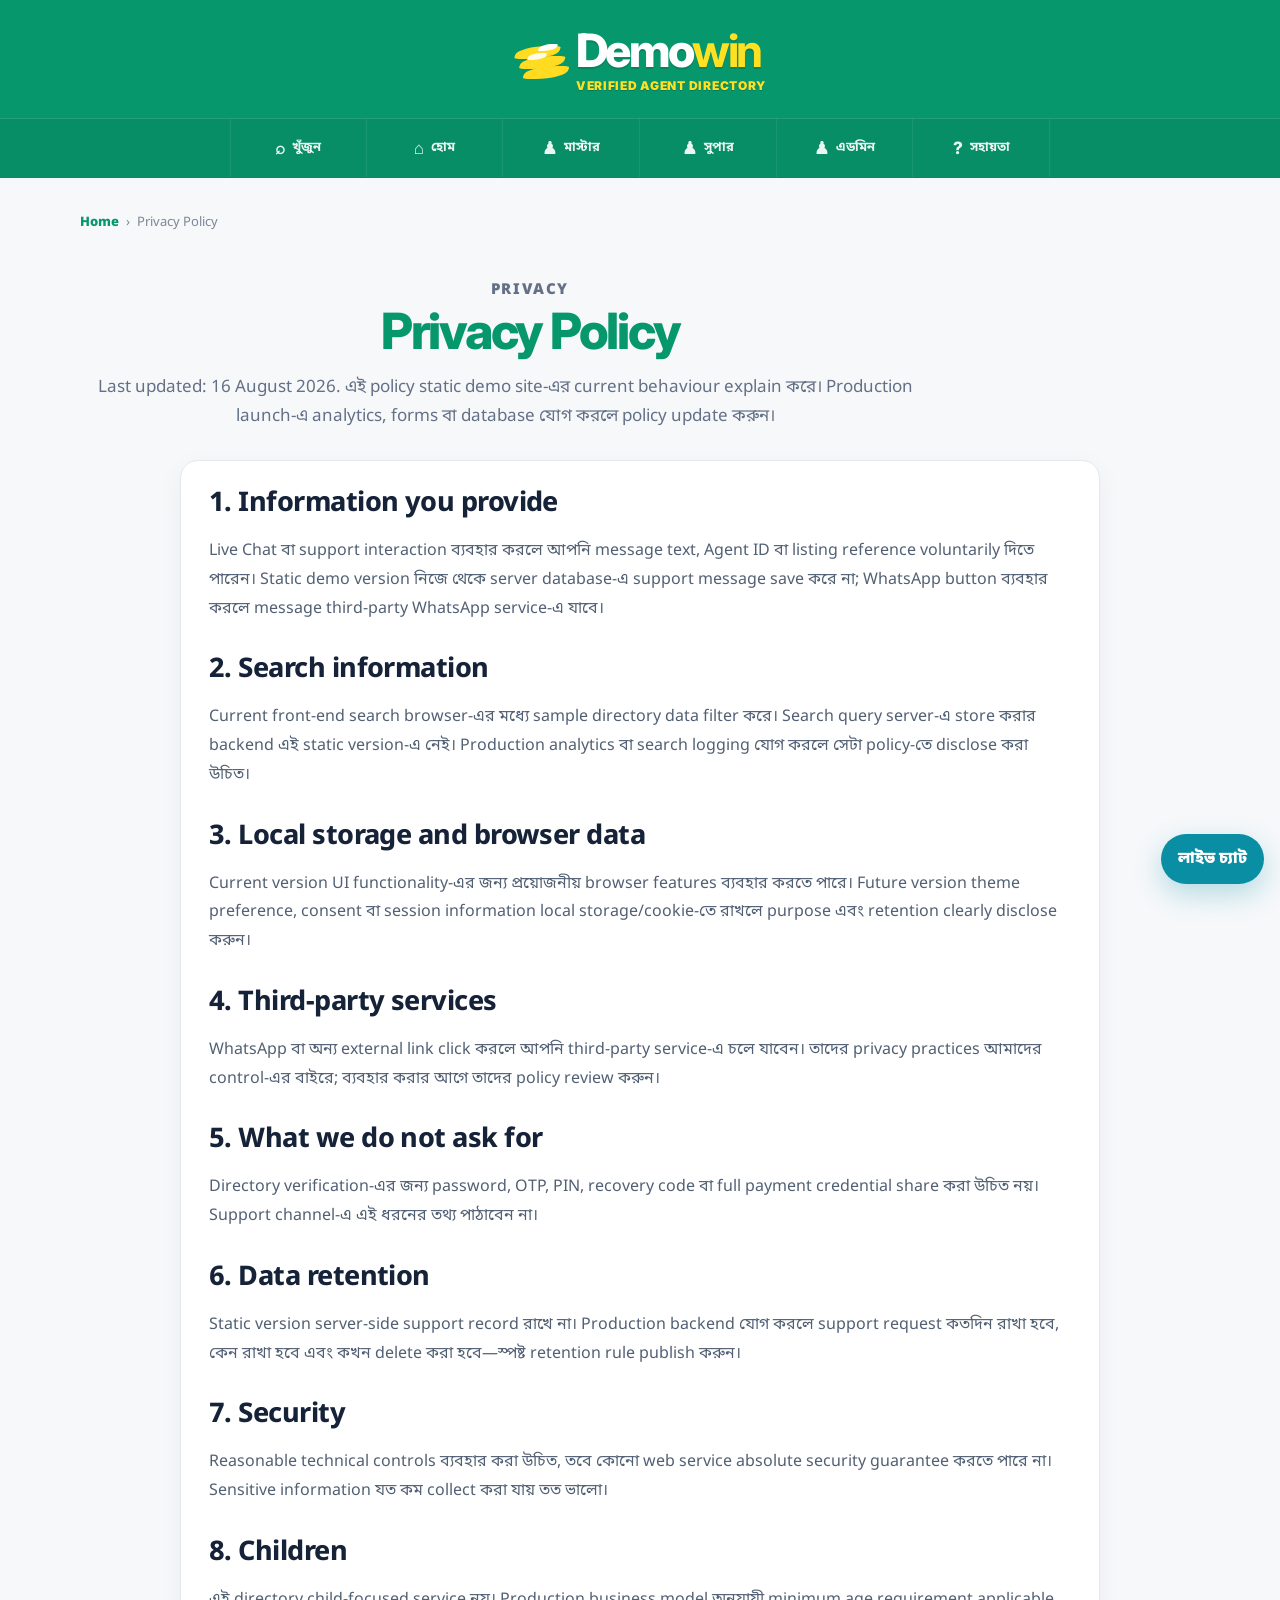
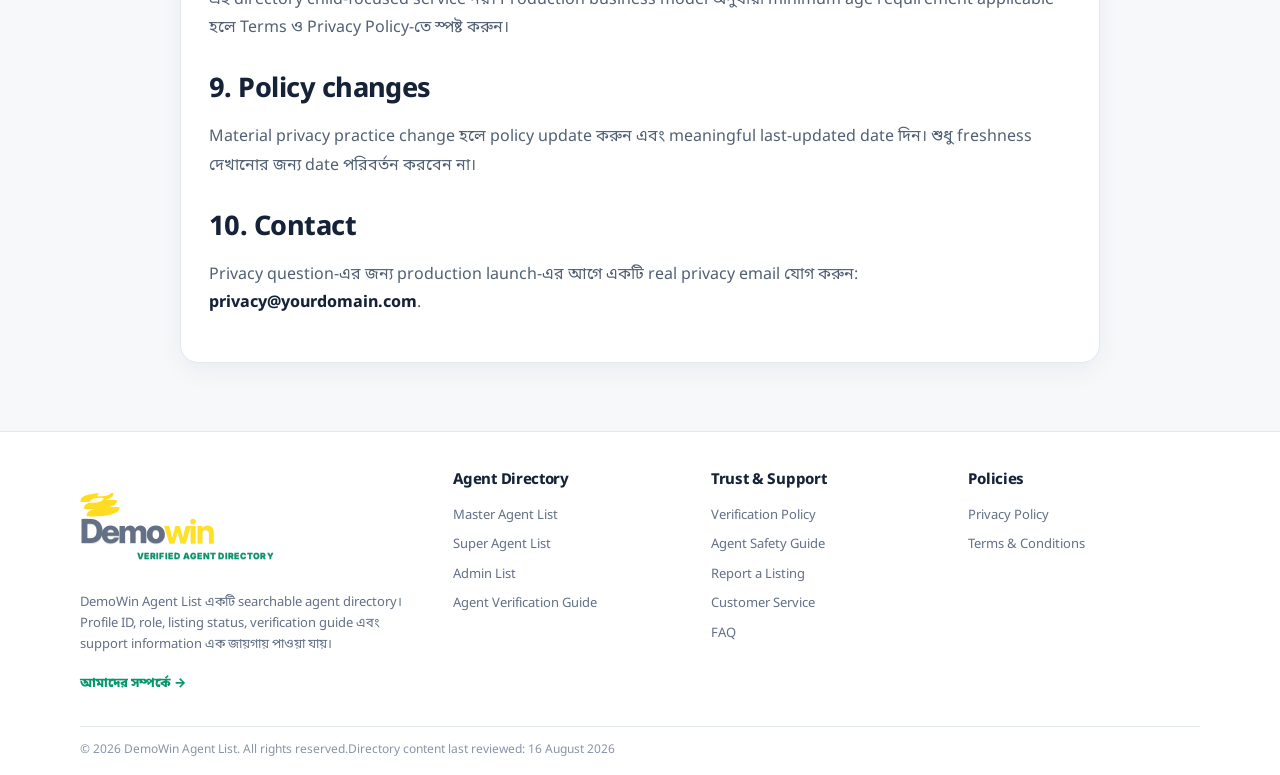
<file: privacy.html>
<!doctype html><html lang="bn"><head><meta charset="utf-8"><meta name="viewport" content="width=device-width,initial-scale=1,viewport-fit=cover"><title>Privacy Policy | DemoWin Agent List</title><meta name="description" content="Read how the DemoWin Agent List handles search data, support messages, local storage, third-party links, data retention and privacy choices."><meta name="robots" content="index,follow,max-image-preview:large"><link rel="canonical" href="https://yourdomain.com/privacy.html"><meta property="og:type" content="website"><meta property="og:site_name" content="DemoWin Agent List"><meta property="og:locale" content="bn_BD"><meta property="og:title" content="Privacy Policy | DemoWin Agent List"><meta property="og:description" content="Read how the DemoWin Agent List handles search data, support messages, local storage, third-party links, data retention and privacy choices."><meta property="og:url" content="https://yourdomain.com/privacy.html"><meta name="twitter:card" content="summary"><meta name="twitter:title" content="Privacy Policy | DemoWin Agent List"><meta name="twitter:description" content="Read how the DemoWin Agent List handles search data, support messages, local storage, third-party links, data retention and privacy choices."><link rel="stylesheet" href="assets/css/style.css"><script type="application/ld+json">{"@context":"https://schema.org","@type":"BreadcrumbList","itemListElement":[{"@type":"ListItem","position":1,"name":"Home","item":"https://yourdomain.com/index.html"},{"@type":"ListItem","position":2,"name":"Privacy Policy"}]}</script></head><body><header class="site-header"><div class="brand-zone"><a class="logo" href="index.html" aria-label="DemoWin home"><span class="wing" aria-hidden="true"></span><span><span class="logo-main">Demo<b>win</b></span><span class="logo-sub">VERIFIED AGENT DIRECTORY</span></span></a></div><div class="main-nav-wrap"><nav class="main-nav" aria-label="Main navigation"><button class="nav-item global-search-trigger" type="button"><b>⌕</b><span>খুঁজুন</span></button><a class="nav-item" href="index.html" data-nav><b>⌂</b><span>হোম</span></a><a class="nav-item" href="master-agents.html" data-nav><b>♟</b><span>মাস্টার</span></a><a class="nav-item" href="super-agents.html" data-nav><b>♟</b><span>সুপার</span></a><a class="nav-item" href="admin.html" data-nav><b>♟</b><span>এডমিন</span></a><a class="nav-item" href="faq.html" data-nav><b>?</b><span>সহায়তা</span></a></nav></div></header><main><div class="container page-section"><nav class="breadcrumbs" aria-label="Breadcrumb"><a href="index.html">Home</a><span>›</span><span>Privacy Policy</span></nav><div class="page-title"><p class="section-kicker">Privacy</p><h1>Privacy Policy</h1><p>Last updated: 16 August 2026. এই policy static demo site-এর current behaviour explain করে। Production launch-এ analytics, forms বা database যোগ করলে policy update করুন।</p></div><section class="card article-prose legal-copy"><h2>1. Information you provide</h2><p>Live Chat বা support interaction ব্যবহার করলে আপনি message text, Agent ID বা listing reference voluntarily দিতে পারেন। Static demo version নিজে থেকে server database-এ support message save করে না; WhatsApp button ব্যবহার করলে message third-party WhatsApp service-এ যাবে।</p><h2>2. Search information</h2><p>Current front-end search browser-এর মধ্যে sample directory data filter করে। Search query server-এ store করার backend এই static version-এ নেই। Production analytics বা search logging যোগ করলে সেটা policy-তে disclose করা উচিত।</p><h2>3. Local storage and browser data</h2><p>Current version UI functionality-এর জন্য প্রয়োজনীয় browser features ব্যবহার করতে পারে। Future version theme preference, consent বা session information local storage/cookie-তে রাখলে purpose এবং retention clearly disclose করুন।</p><h2>4. Third-party services</h2><p>WhatsApp বা অন্য external link click করলে আপনি third-party service-এ চলে যাবেন। তাদের privacy practices আমাদের control-এর বাইরে; ব্যবহার করার আগে তাদের policy review করুন।</p><h2>5. What we do not ask for</h2><p>Directory verification-এর জন্য password, OTP, PIN, recovery code বা full payment credential share করা উচিত নয়। Support channel-এ এই ধরনের তথ্য পাঠাবেন না।</p><h2>6. Data retention</h2><p>Static version server-side support record রাখে না। Production backend যোগ করলে support request কতদিন রাখা হবে, কেন রাখা হবে এবং কখন delete করা হবে—স্পষ্ট retention rule publish করুন।</p><h2>7. Security</h2><p>Reasonable technical controls ব্যবহার করা উচিত, তবে কোনো web service absolute security guarantee করতে পারে না। Sensitive information যত কম collect করা যায় তত ভালো।</p><h2>8. Children</h2><p>এই directory child-focused service নয়। Production business model অনুযায়ী minimum age requirement applicable হলে Terms ও Privacy Policy-তে স্পষ্ট করুন।</p><h2>9. Policy changes</h2><p>Material privacy practice change হলে policy update করুন এবং meaningful last-updated date দিন। শুধু freshness দেখানোর জন্য date পরিবর্তন করবেন না।</p><h2>10. Contact</h2><p>Privacy question-এর জন্য production launch-এর আগে একটি real privacy email যোগ করুন: <strong>privacy@yourdomain.com</strong>.</p></section></div></main><footer class="footer"><div class="container footer-grid"><div><a class="logo footer-logo" href="index.html"><span class="wing"></span><span><span class="logo-main">Demo<b>win</b></span><span class="logo-sub">VERIFIED AGENT DIRECTORY</span></span></a><p>DemoWin Agent List একটি searchable agent directory। Profile ID, role, listing status, verification guide এবং support information এক জায়গায় পাওয়া যায়।</p><a class="footer-inline" href="about.html">আমাদের সম্পর্কে →</a></div><div><h4>Agent Directory</h4><a href="master-agents.html">Master Agent List</a><a href="super-agents.html">Super Agent List</a><a href="admin.html">Admin List</a><a href="how-it-works.html">Agent Verification Guide</a></div><div><h4>Trust & Support</h4><a href="verification-policy.html">Verification Policy</a><a href="agent-safety.html">Agent Safety Guide</a><a href="report-listing.html">Report a Listing</a><a href="customer-service.html">Customer Service</a><a href="faq.html">FAQ</a></div><div><h4>Policies</h4><a href="privacy.html">Privacy Policy</a><a href="terms.html">Terms & Conditions</a></div></div><div class="container footer-bottom"><span>© 2026 DemoWin Agent List. All rights reserved.</span><span>Directory content last reviewed: 16 August 2026</span></div></footer><button class="chat" id="liveChatBtn" type="button">লাইভ চ্যাট</button><script src="assets/js/site.js"></script></body></html>
</file>
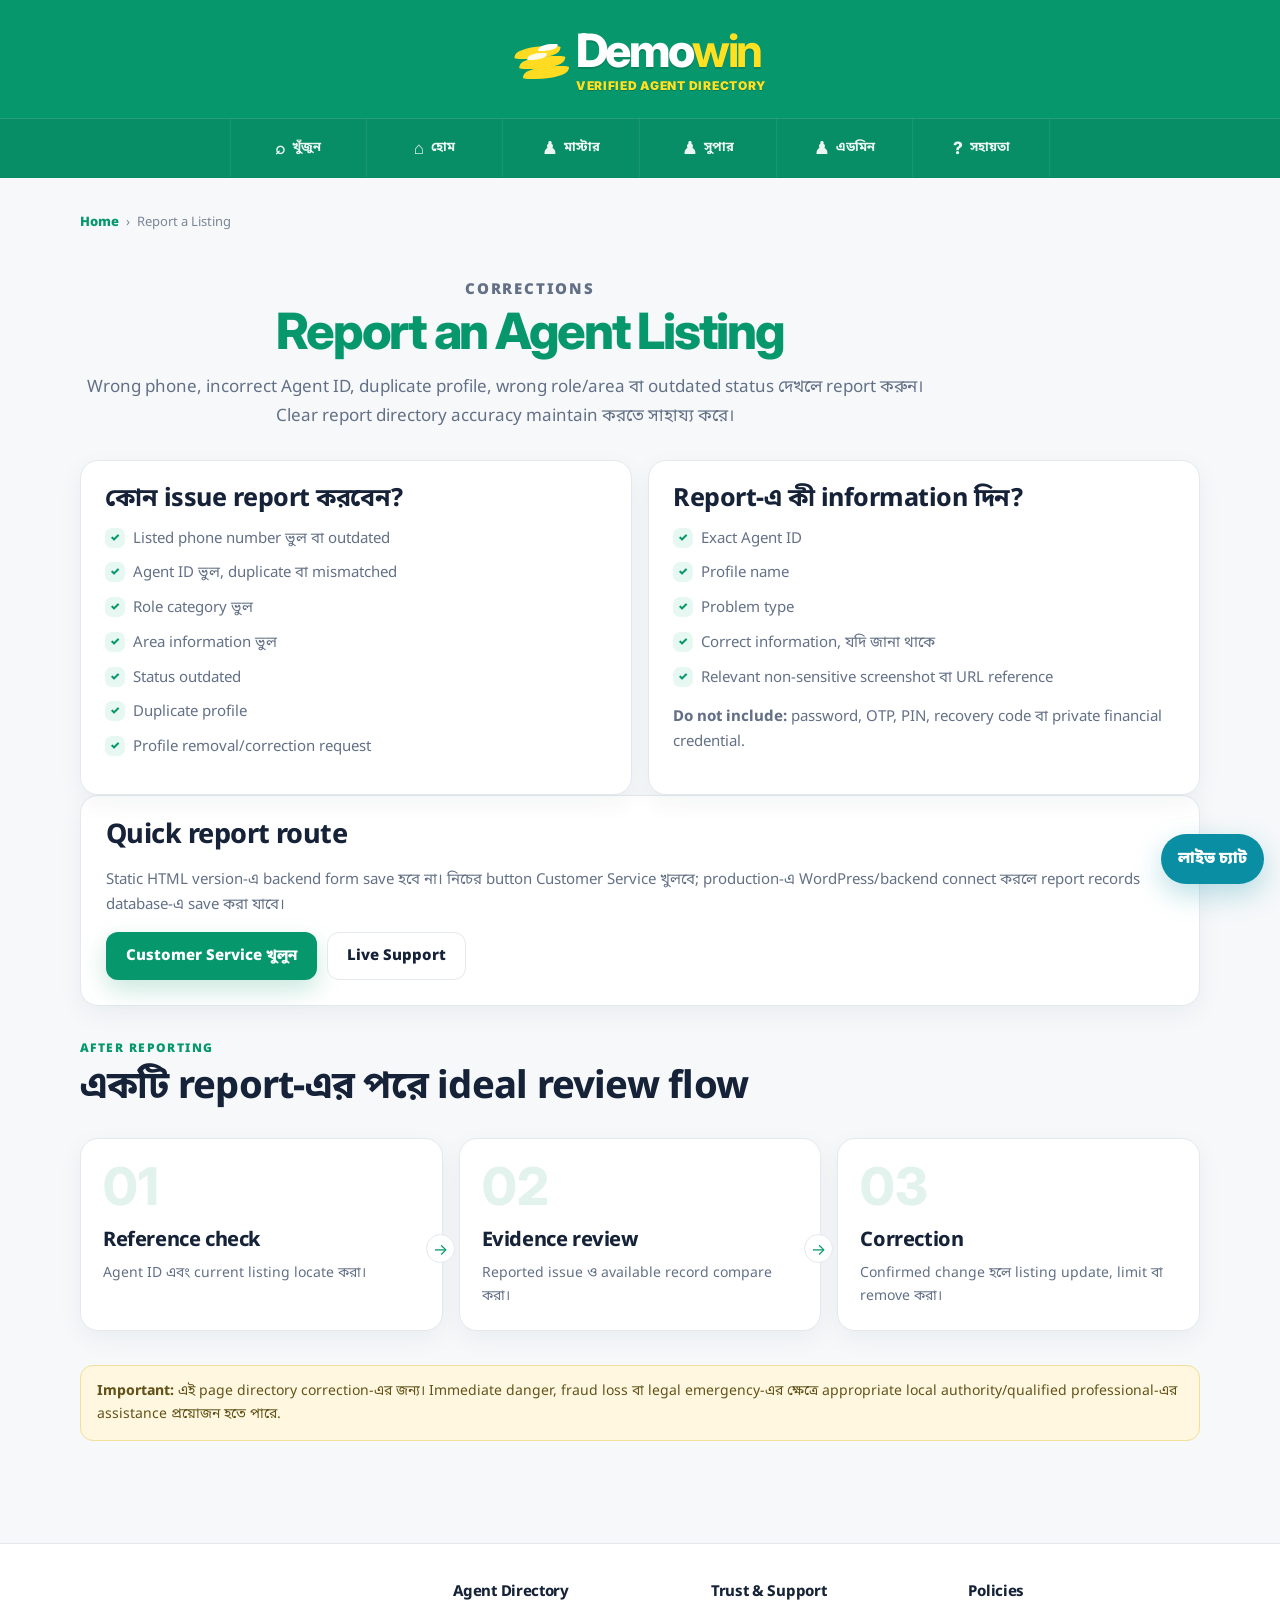
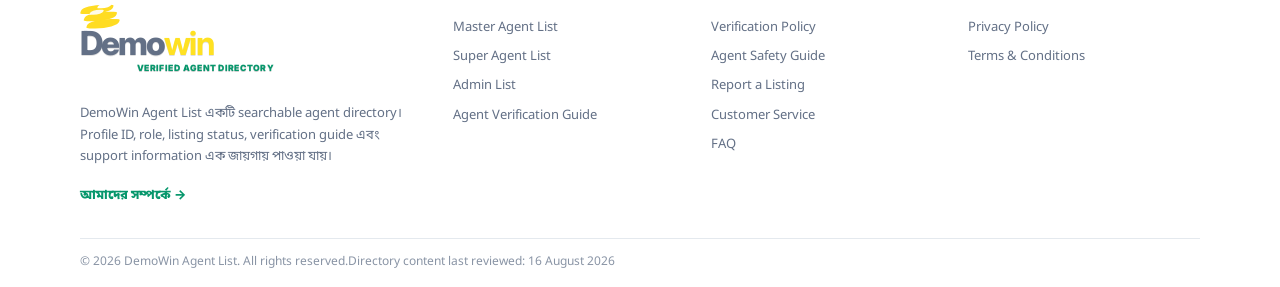
<file: report-listing.html>
<!doctype html><html lang="bn"><head><meta charset="utf-8"><meta name="viewport" content="width=device-width,initial-scale=1,viewport-fit=cover"><title>Report an Agent Listing | DemoWin Directory</title><meta name="description" content="Report an incorrect agent listing by Agent ID. Submit phone, status, role, duplicate or profile correction details through the directory support route."><meta name="robots" content="index,follow,max-image-preview:large"><link rel="canonical" href="https://yourdomain.com/report-listing.html"><meta property="og:type" content="website"><meta property="og:site_name" content="DemoWin Agent List"><meta property="og:locale" content="bn_BD"><meta property="og:title" content="Report an Agent Listing | DemoWin Directory"><meta property="og:description" content="Report an incorrect agent listing by Agent ID. Submit phone, status, role, duplicate or profile correction details through the directory support route."><meta property="og:url" content="https://yourdomain.com/report-listing.html"><meta name="twitter:card" content="summary"><meta name="twitter:title" content="Report an Agent Listing | DemoWin Directory"><meta name="twitter:description" content="Report an incorrect agent listing by Agent ID. Submit phone, status, role, duplicate or profile correction details through the directory support route."><link rel="stylesheet" href="assets/css/style.css"><script type="application/ld+json">{"@context":"https://schema.org","@type":"BreadcrumbList","itemListElement":[{"@type":"ListItem","position":1,"name":"Home","item":"https://yourdomain.com/index.html"},{"@type":"ListItem","position":2,"name":"Report a Listing"}]}</script></head><body><header class="site-header"><div class="brand-zone"><a class="logo" href="index.html" aria-label="DemoWin home"><span class="wing" aria-hidden="true"></span><span><span class="logo-main">Demo<b>win</b></span><span class="logo-sub">VERIFIED AGENT DIRECTORY</span></span></a></div><div class="main-nav-wrap"><nav class="main-nav" aria-label="Main navigation"><button class="nav-item global-search-trigger" type="button"><b>⌕</b><span>খুঁজুন</span></button><a class="nav-item" href="index.html" data-nav><b>⌂</b><span>হোম</span></a><a class="nav-item" href="master-agents.html" data-nav><b>♟</b><span>মাস্টার</span></a><a class="nav-item" href="super-agents.html" data-nav><b>♟</b><span>সুপার</span></a><a class="nav-item" href="admin.html" data-nav><b>♟</b><span>এডমিন</span></a><a class="nav-item" href="faq.html" data-nav><b>?</b><span>সহায়তা</span></a></nav></div></header><main><div class="container page-section"><nav class="breadcrumbs" aria-label="Breadcrumb"><a href="index.html">Home</a><span>›</span><span>Report a Listing</span></nav><div class="page-title"><p class="section-kicker">Corrections</p><h1>Report an Agent Listing</h1><p>Wrong phone, incorrect Agent ID, duplicate profile, wrong role/area বা outdated status দেখলে report করুন। Clear report directory accuracy maintain করতে সাহায্য করে।</p></div><section class="content-grid two"><article class="card content-card"><h2>কোন issue report করবেন?</h2><ul class="check-list"><li>Listed phone number ভুল বা outdated</li><li>Agent ID ভুল, duplicate বা mismatched</li><li>Role category ভুল</li><li>Area information ভুল</li><li>Status outdated</li><li>Duplicate profile</li><li>Profile removal/correction request</li></ul></article><article class="card content-card"><h2>Report-এ কী information দিন?</h2><ul class="check-list"><li>Exact Agent ID</li><li>Profile name</li><li>Problem type</li><li>Correct information, যদি জানা থাকে</li><li>Relevant non-sensitive screenshot বা URL reference</li></ul><p><strong>Do not include:</strong> password, OTP, PIN, recovery code বা private financial credential.</p></article></section><section class="section-copy"><div class="card report-form-card"><h2>Quick report route</h2><p>Static HTML version-এ backend form save হবে না। নিচের button Customer Service খুলবে; production-এ WordPress/backend connect করলে report records database-এ save করা যাবে।</p><div class="hero-actions"><a class="btn btn-primary" href="customer-service.html?topic=report">Customer Service খুলুন</a><button class="btn btn-secondary open-chat" type="button">Live Support</button></div></div></section><section class="section-copy"><div class="section-head"><div><p class="section-kicker">After reporting</p><h2>একটি report-এর পরে ideal review flow</h2></div></div><div class="steps"><article class="card step"><div class="step-index">01</div><h3>Reference check</h3><p>Agent ID এবং current listing locate করা।</p></article><article class="card step"><div class="step-index">02</div><h3>Evidence review</h3><p>Reported issue ও available record compare করা।</p></article><article class="card step"><div class="step-index">03</div><h3>Correction</h3><p>Confirmed change হলে listing update, limit বা remove করা।</p></article></div></section><section class="section-copy"><div class="callout"><strong>Important:</strong> এই page directory correction-এর জন্য। Immediate danger, fraud loss বা legal emergency-এর ক্ষেত্রে appropriate local authority/qualified professional-এর assistance প্রয়োজন হতে পারে.</div></section></div></main><footer class="footer"><div class="container footer-grid"><div><a class="logo footer-logo" href="index.html"><span class="wing"></span><span><span class="logo-main">Demo<b>win</b></span><span class="logo-sub">VERIFIED AGENT DIRECTORY</span></span></a><p>DemoWin Agent List একটি searchable agent directory। Profile ID, role, listing status, verification guide এবং support information এক জায়গায় পাওয়া যায়।</p><a class="footer-inline" href="about.html">আমাদের সম্পর্কে →</a></div><div><h4>Agent Directory</h4><a href="master-agents.html">Master Agent List</a><a href="super-agents.html">Super Agent List</a><a href="admin.html">Admin List</a><a href="how-it-works.html">Agent Verification Guide</a></div><div><h4>Trust & Support</h4><a href="verification-policy.html">Verification Policy</a><a href="agent-safety.html">Agent Safety Guide</a><a href="report-listing.html">Report a Listing</a><a href="customer-service.html">Customer Service</a><a href="faq.html">FAQ</a></div><div><h4>Policies</h4><a href="privacy.html">Privacy Policy</a><a href="terms.html">Terms & Conditions</a></div></div><div class="container footer-bottom"><span>© 2026 DemoWin Agent List. All rights reserved.</span><span>Directory content last reviewed: 16 August 2026</span></div></footer><button class="chat" id="liveChatBtn" type="button">লাইভ চ্যাট</button><script src="assets/js/site.js"></script></body></html>
</file>
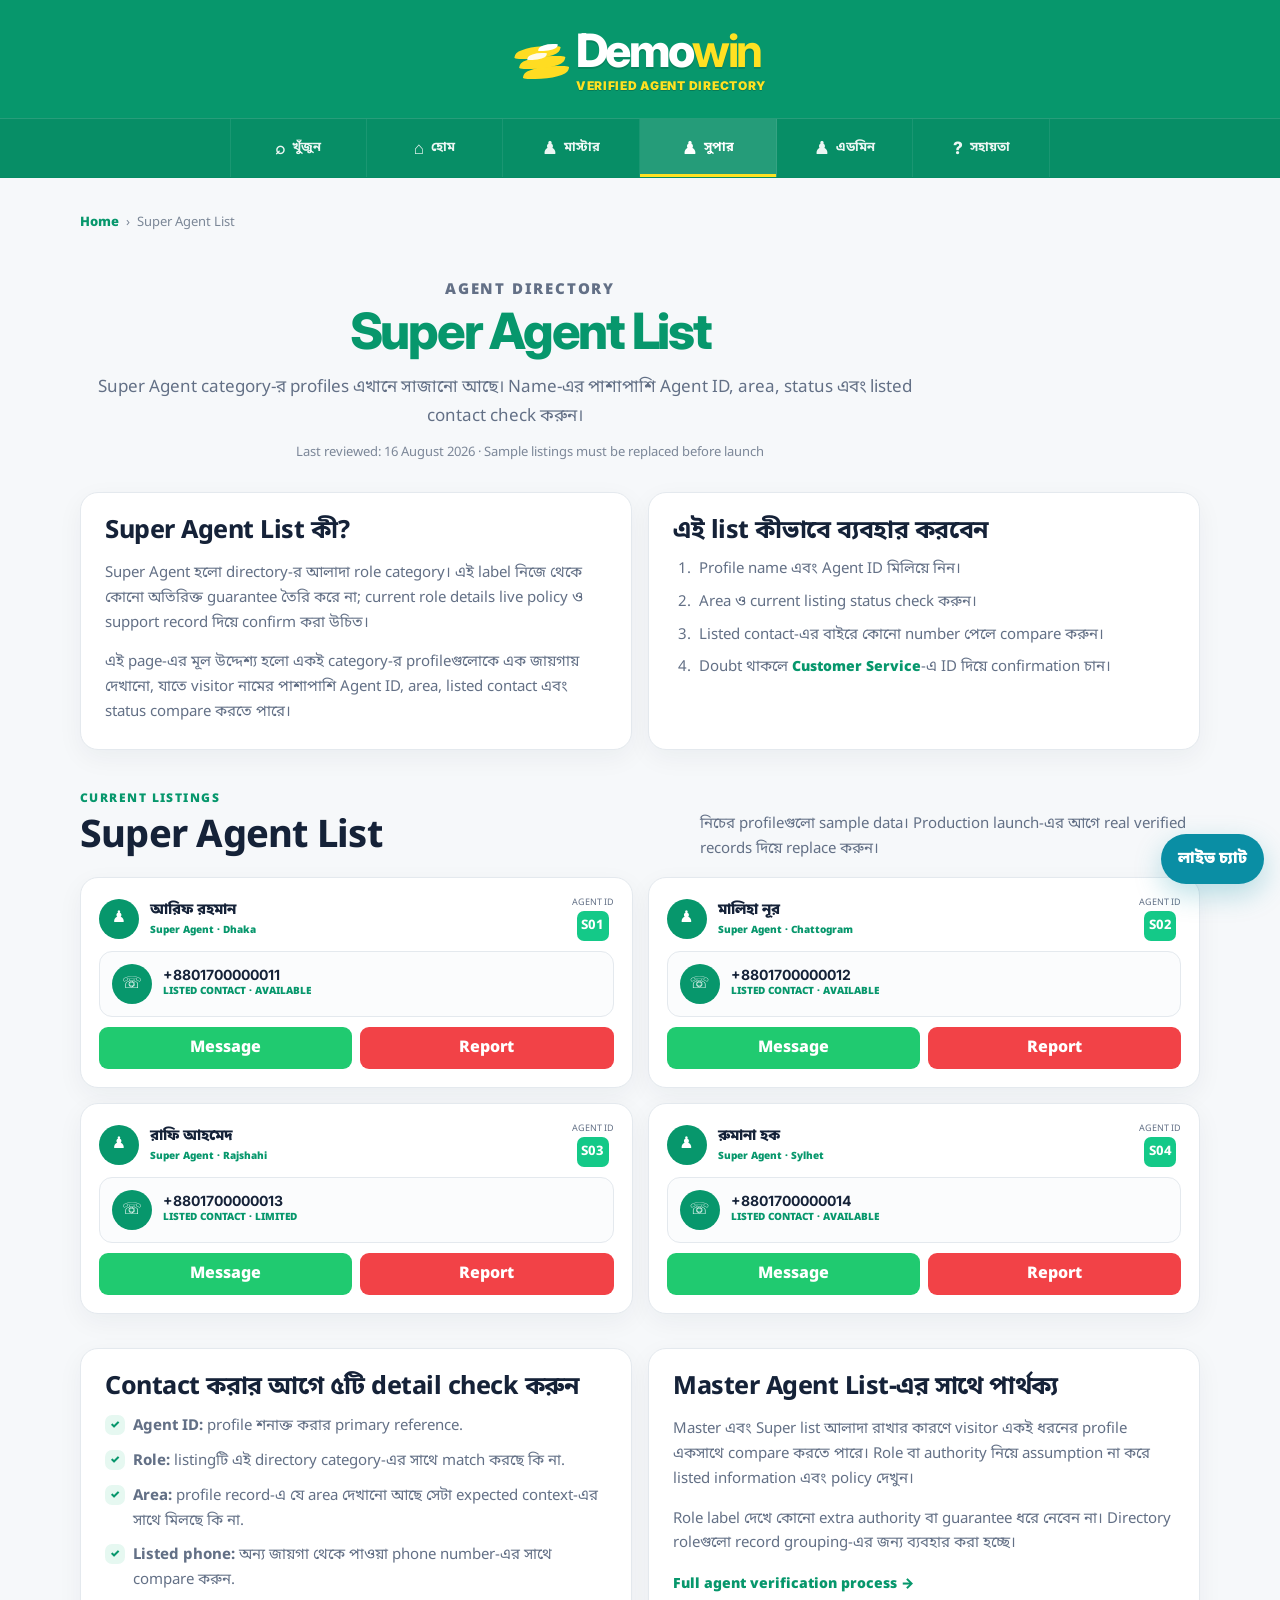
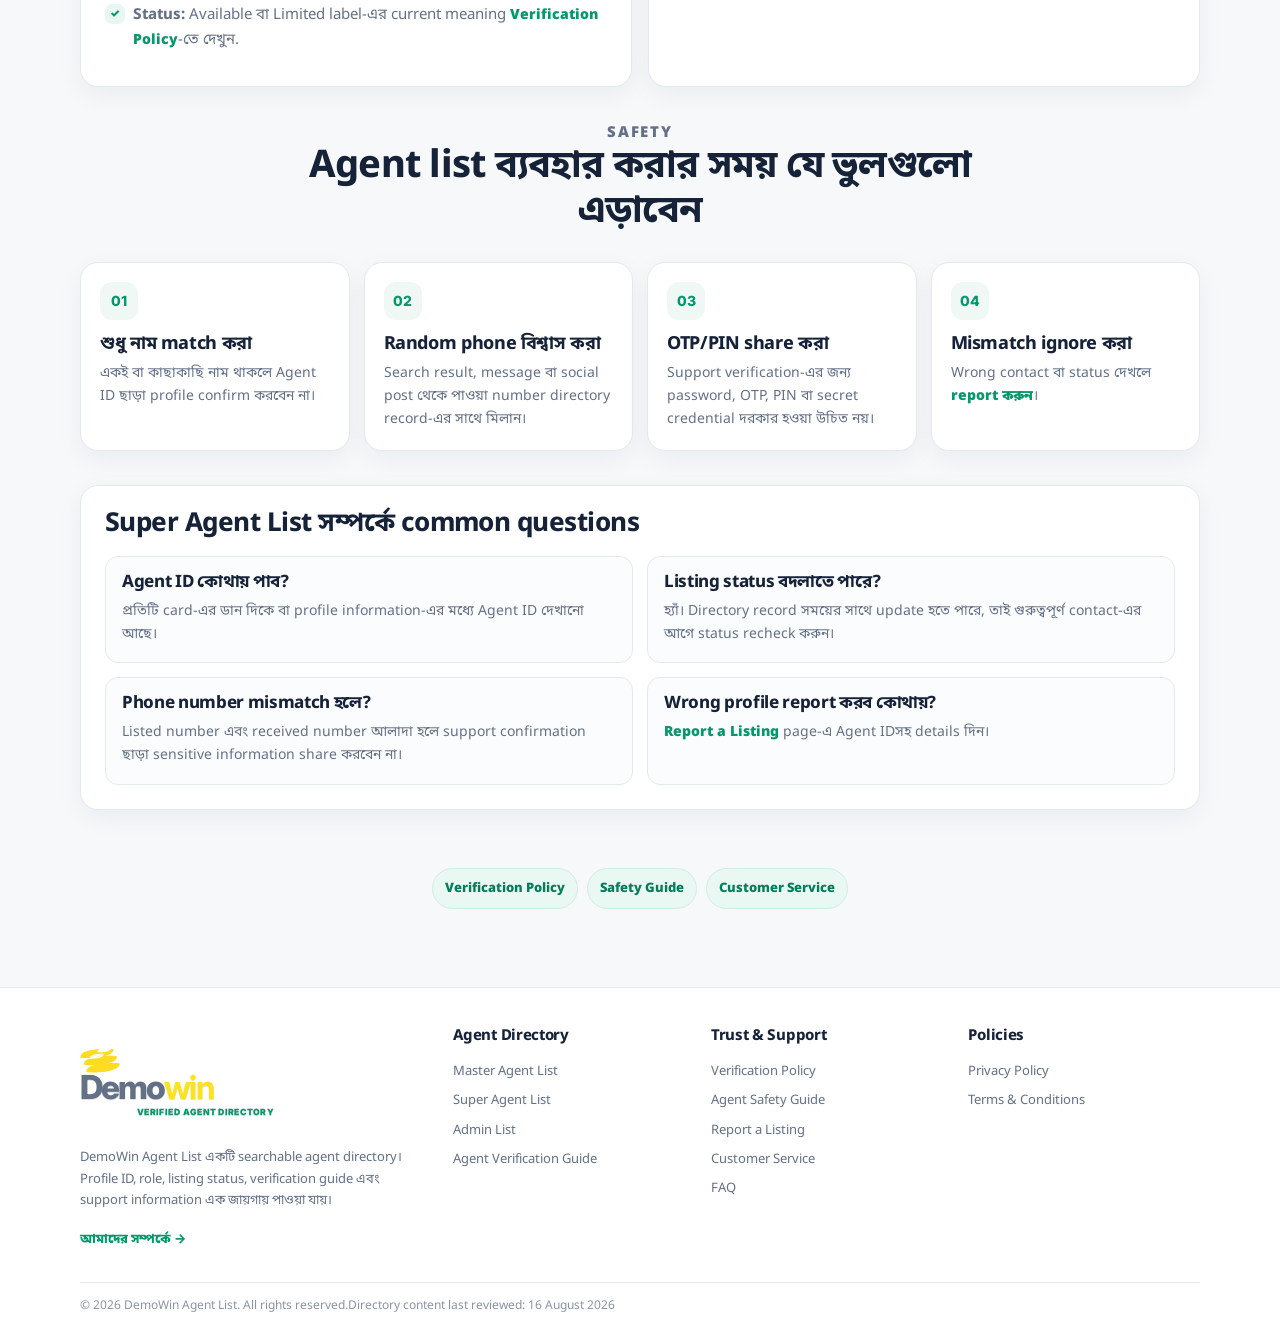
<file: super-agents.html>
<!doctype html><html lang="bn"><head><meta charset="utf-8"><meta name="viewport" content="width=device-width,initial-scale=1,viewport-fit=cover"><title>Super Agent List Bangladesh | DemoWin Agent Directory</title><meta name="description" content="Search the DemoWin Super Agent List by Agent ID, name, area and status. Check listed contact details and verification steps before making contact."><meta name="robots" content="index,follow,max-image-preview:large"><link rel="canonical" href="https://yourdomain.com/super-agents.html"><meta property="og:type" content="website"><meta property="og:site_name" content="DemoWin Agent List"><meta property="og:locale" content="bn_BD"><meta property="og:title" content="Super Agent List Bangladesh | DemoWin Agent Directory"><meta property="og:description" content="Search the DemoWin Super Agent List by Agent ID, name, area and status. Check listed contact details and verification steps before making contact."><meta property="og:url" content="https://yourdomain.com/super-agents.html"><meta name="twitter:card" content="summary"><meta name="twitter:title" content="Super Agent List Bangladesh | DemoWin Agent Directory"><meta name="twitter:description" content="Search the DemoWin Super Agent List by Agent ID, name, area and status. Check listed contact details and verification steps before making contact."><link rel="stylesheet" href="assets/css/style.css"><script type="application/ld+json">{"@context":"https://schema.org","@type":"BreadcrumbList","itemListElement":[{"@type":"ListItem","position":1,"name":"Home","item":"https://yourdomain.com/index.html"},{"@type":"ListItem","position":2,"name":"Super Agent List"}]}</script><script type="application/ld+json">{"@context":"https://schema.org","@type":"CollectionPage","name":"Super Agent List","url":"https://yourdomain.com/super-agents.html","mainEntity":{"@type":"ItemList","itemListElement":[{"@type":"ListItem","position":1,"item":{"@type":"Person","name":"আরিফ রহমান","identifier":"S01","telephone":"+8801700000011","description":"Listed area: Dhaka"}},{"@type":"ListItem","position":2,"item":{"@type":"Person","name":"মালিহা নূর","identifier":"S02","telephone":"+8801700000012","description":"Listed area: Chattogram"}},{"@type":"ListItem","position":3,"item":{"@type":"Person","name":"রাফি আহমেদ","identifier":"S03","telephone":"+8801700000013","description":"Listed area: Rajshahi"}},{"@type":"ListItem","position":4,"item":{"@type":"Person","name":"রুমানা হক","identifier":"S04","telephone":"+8801700000014","description":"Listed area: Sylhet"}}]}}</script></head><body><header class="site-header"><div class="brand-zone"><a class="logo" href="index.html" aria-label="DemoWin home"><span class="wing" aria-hidden="true"></span><span><span class="logo-main">Demo<b>win</b></span><span class="logo-sub">VERIFIED AGENT DIRECTORY</span></span></a></div><div class="main-nav-wrap"><nav class="main-nav" aria-label="Main navigation"><button class="nav-item global-search-trigger" type="button"><b>⌕</b><span>খুঁজুন</span></button><a class="nav-item" href="index.html" data-nav><b>⌂</b><span>হোম</span></a><a class="nav-item" href="master-agents.html" data-nav><b>♟</b><span>মাস্টার</span></a><a class="nav-item" href="super-agents.html" data-nav><b>♟</b><span>সুপার</span></a><a class="nav-item" href="admin.html" data-nav><b>♟</b><span>এডমিন</span></a><a class="nav-item" href="faq.html" data-nav><b>?</b><span>সহায়তা</span></a></nav></div></header><main><div class="container page-section"><nav class="breadcrumbs" aria-label="Breadcrumb"><a href="index.html">Home</a><span>›</span><span>Super Agent List</span></nav><div class="page-title"><p class="section-kicker">Agent directory</p><h1>Super Agent List</h1><p>Super Agent category-র profiles এখানে সাজানো আছে। Name-এর পাশাপাশি Agent ID, area, status এবং listed contact check করুন।</p><div class="update-line">Last reviewed: 16 August 2026 · Sample listings must be replaced before launch</div></div><section class="directory-intro"><div class="content-grid two"><article class="card content-card"><h2>Super Agent List কী?</h2><p>Super Agent হলো directory-র আলাদা role category। এই label নিজে থেকে কোনো অতিরিক্ত guarantee তৈরি করে না; current role details live policy ও support record দিয়ে confirm করা উচিত।</p><p>এই page-এর মূল উদ্দেশ্য হলো একই category-র profileগুলোকে এক জায়গায় দেখানো, যাতে visitor নামের পাশাপাশি Agent ID, area, listed contact এবং status compare করতে পারে।</p></article><article class="card content-card"><h2>এই list কীভাবে ব্যবহার করবেন</h2><ol class="number-list"><li>Profile name এবং Agent ID মিলিয়ে নিন।</li><li>Area ও current listing status check করুন।</li><li>Listed contact-এর বাইরে কোনো number পেলে compare করুন।</li><li>Doubt থাকলে <a class="text-link" href="customer-service.html">Customer Service</a>-এ ID দিয়ে confirmation চান।</li></ol></article></div></section><section class="directory-list-section"><div class="section-head compact"><div><p class="section-kicker">Current listings</p><h2>Super Agent List</h2></div><p>নিচের profileগুলো sample data। Production launch-এর আগে real verified records দিয়ে replace করুন।</p></div><div class="directory-grid"><article class="card panel agent-listing" data-name="আরিফ রহমান" data-id="s01" data-area="Dhaka" data-status="Available"><div class="agent-row"><span class="round-icon">♟</span><div><div class="agent-name">আরিফ রহমান</div><div class="agent-tag">Super Agent · Dhaka</div></div><div class="agent-id"><span>AGENT ID</span><b>S01</b></div></div><div class="agent-box phone-row"><span class="round-icon">☏</span><div><div class="phone-number">+8801700000011</div><div class="official-label">LISTED CONTACT · AVAILABLE</div></div></div><div class="agent-actions"><button class="action green" type="button">Message</button><button class="action red" type="button">Report</button></div></article><article class="card panel agent-listing" data-name="মালিহা নূর" data-id="s02" data-area="Chattogram" data-status="Available"><div class="agent-row"><span class="round-icon">♟</span><div><div class="agent-name">মালিহা নূর</div><div class="agent-tag">Super Agent · Chattogram</div></div><div class="agent-id"><span>AGENT ID</span><b>S02</b></div></div><div class="agent-box phone-row"><span class="round-icon">☏</span><div><div class="phone-number">+8801700000012</div><div class="official-label">LISTED CONTACT · AVAILABLE</div></div></div><div class="agent-actions"><button class="action green" type="button">Message</button><button class="action red" type="button">Report</button></div></article><article class="card panel agent-listing" data-name="রাফি আহমেদ" data-id="s03" data-area="Rajshahi" data-status="Limited"><div class="agent-row"><span class="round-icon">♟</span><div><div class="agent-name">রাফি আহমেদ</div><div class="agent-tag">Super Agent · Rajshahi</div></div><div class="agent-id"><span>AGENT ID</span><b>S03</b></div></div><div class="agent-box phone-row"><span class="round-icon">☏</span><div><div class="phone-number">+8801700000013</div><div class="official-label">LISTED CONTACT · LIMITED</div></div></div><div class="agent-actions"><button class="action green" type="button">Message</button><button class="action red" type="button">Report</button></div></article><article class="card panel agent-listing" data-name="রুমানা হক" data-id="s04" data-area="Sylhet" data-status="Available"><div class="agent-row"><span class="round-icon">♟</span><div><div class="agent-name">রুমানা হক</div><div class="agent-tag">Super Agent · Sylhet</div></div><div class="agent-id"><span>AGENT ID</span><b>S04</b></div></div><div class="agent-box phone-row"><span class="round-icon">☏</span><div><div class="phone-number">+8801700000014</div><div class="official-label">LISTED CONTACT · AVAILABLE</div></div></div><div class="agent-actions"><button class="action green" type="button">Message</button><button class="action red" type="button">Report</button></div></article></div></section><section class="section-copy"><div class="content-grid two"><article class="card content-card"><h2>Contact করার আগে ৫টি detail check করুন</h2><ul class="check-list"><li><strong>Agent ID:</strong> profile শনাক্ত করার primary reference.</li><li><strong>Role:</strong> listingটি এই directory category-এর সাথে match করছে কি না.</li><li><strong>Area:</strong> profile record-এ যে area দেখানো আছে সেটা expected context-এর সাথে মিলছে কি না.</li><li><strong>Listed phone:</strong> অন্য জায়গা থেকে পাওয়া phone number-এর সাথে compare করুন.</li><li><strong>Status:</strong> Available বা Limited label-এর current meaning <a class="text-link" href="verification-policy.html">Verification Policy</a>-তে দেখুন.</li></ul></article><article class="card content-card"><h2>Master Agent List-এর সাথে পার্থক্য</h2><p>Master এবং Super list আলাদা রাখার কারণে visitor একই ধরনের profile একসাথে compare করতে পারে। Role বা authority নিয়ে assumption না করে listed information এবং policy দেখুন।</p><p>Role label দেখে কোনো extra authority বা guarantee ধরে নেবেন না। Directory roleগুলো record grouping-এর জন্য ব্যবহার করা হচ্ছে।</p><a class="text-link" href="how-it-works.html">Full agent verification process →</a></article></div></section><section class="section-copy"><div class="center-head"><p class="section-kicker">Safety</p><h2>Agent list ব্যবহার করার সময় যে ভুলগুলো এড়াবেন</h2></div><div class="why-grid"><article class="card why-card"><div class="why-number">01</div><h3>শুধু নাম match করা</h3><p>একই বা কাছাকাছি নাম থাকলে Agent ID ছাড়া profile confirm করবেন না।</p></article><article class="card why-card"><div class="why-number">02</div><h3>Random phone বিশ্বাস করা</h3><p>Search result, message বা social post থেকে পাওয়া number directory record-এর সাথে মিলান।</p></article><article class="card why-card"><div class="why-number">03</div><h3>OTP/PIN share করা</h3><p>Support verification-এর জন্য password, OTP, PIN বা secret credential দরকার হওয়া উচিত নয়।</p></article><article class="card why-card"><div class="why-number">04</div><h3>Mismatch ignore করা</h3><p>Wrong contact বা status দেখলে <a class="text-link" href="report-listing.html">report করুন</a>।</p></article></div></section><section class="section-copy"><div class="card seo-faq"><h2>Super Agent List সম্পর্কে common questions</h2><div class="mini-faq-grid"><div><h3>Agent ID কোথায় পাব?</h3><p>প্রতিটি card-এর ডান দিকে বা profile information-এর মধ্যে Agent ID দেখানো আছে।</p></div><div><h3>Listing status বদলাতে পারে?</h3><p>হ্যাঁ। Directory record সময়ের সাথে update হতে পারে, তাই গুরুত্বপূর্ণ contact-এর আগে status recheck করুন।</p></div><div><h3>Phone number mismatch হলে?</h3><p>Listed number এবং received number আলাদা হলে support confirmation ছাড়া sensitive information share করবেন না।</p></div><div><h3>Wrong profile report করব কোথায়?</h3><p><a class="text-link" href="report-listing.html">Report a Listing</a> page-এ Agent IDসহ details দিন।</p></div></div></div></section><div class="inline-links bottom-links"><a href="verification-policy.html">Verification Policy</a><a href="agent-safety.html">Safety Guide</a><a href="customer-service.html">Customer Service</a></div></div></main><footer class="footer"><div class="container footer-grid"><div><a class="logo footer-logo" href="index.html"><span class="wing"></span><span><span class="logo-main">Demo<b>win</b></span><span class="logo-sub">VERIFIED AGENT DIRECTORY</span></span></a><p>DemoWin Agent List একটি searchable agent directory। Profile ID, role, listing status, verification guide এবং support information এক জায়গায় পাওয়া যায়।</p><a class="footer-inline" href="about.html">আমাদের সম্পর্কে →</a></div><div><h4>Agent Directory</h4><a href="master-agents.html">Master Agent List</a><a href="super-agents.html">Super Agent List</a><a href="admin.html">Admin List</a><a href="how-it-works.html">Agent Verification Guide</a></div><div><h4>Trust & Support</h4><a href="verification-policy.html">Verification Policy</a><a href="agent-safety.html">Agent Safety Guide</a><a href="report-listing.html">Report a Listing</a><a href="customer-service.html">Customer Service</a><a href="faq.html">FAQ</a></div><div><h4>Policies</h4><a href="privacy.html">Privacy Policy</a><a href="terms.html">Terms & Conditions</a></div></div><div class="container footer-bottom"><span>© 2026 DemoWin Agent List. All rights reserved.</span><span>Directory content last reviewed: 16 August 2026</span></div></footer><button class="chat" id="liveChatBtn" type="button">লাইভ চ্যাট</button><script src="assets/js/site.js"></script></body></html>
</file>
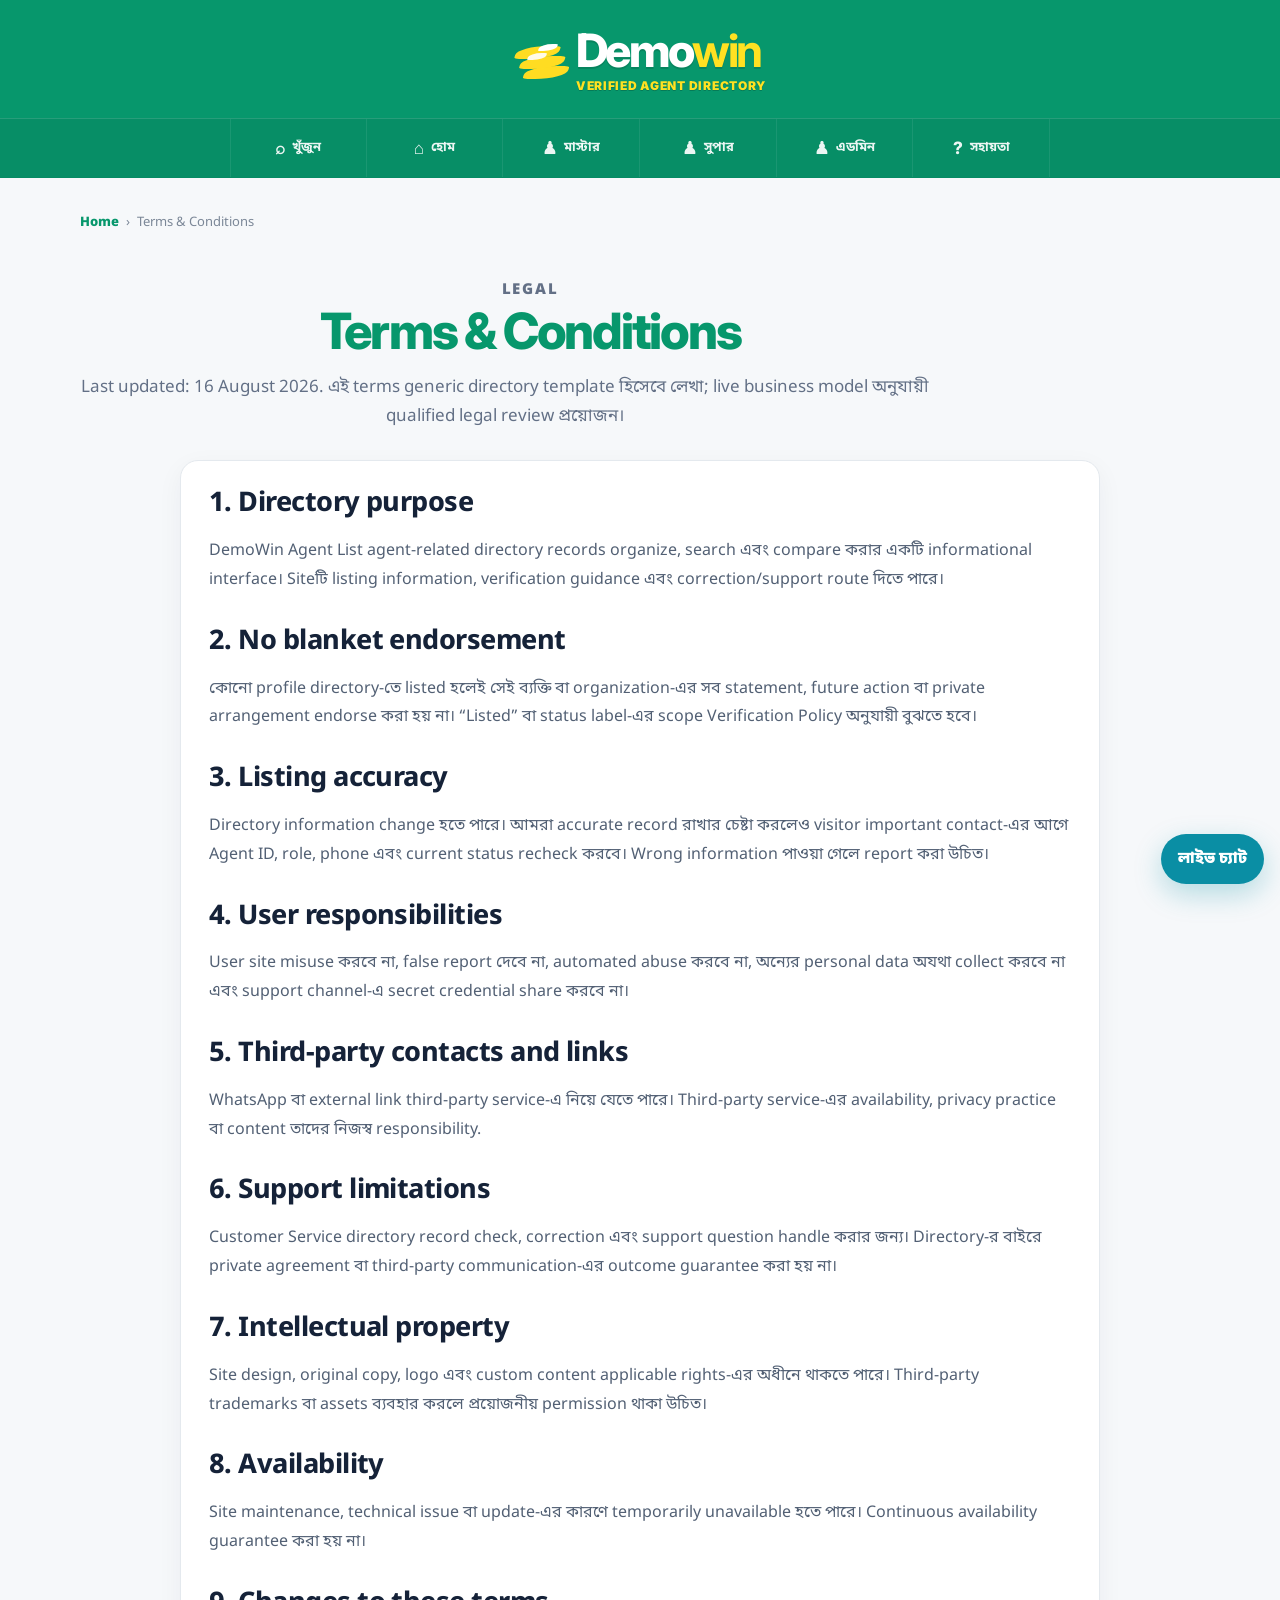
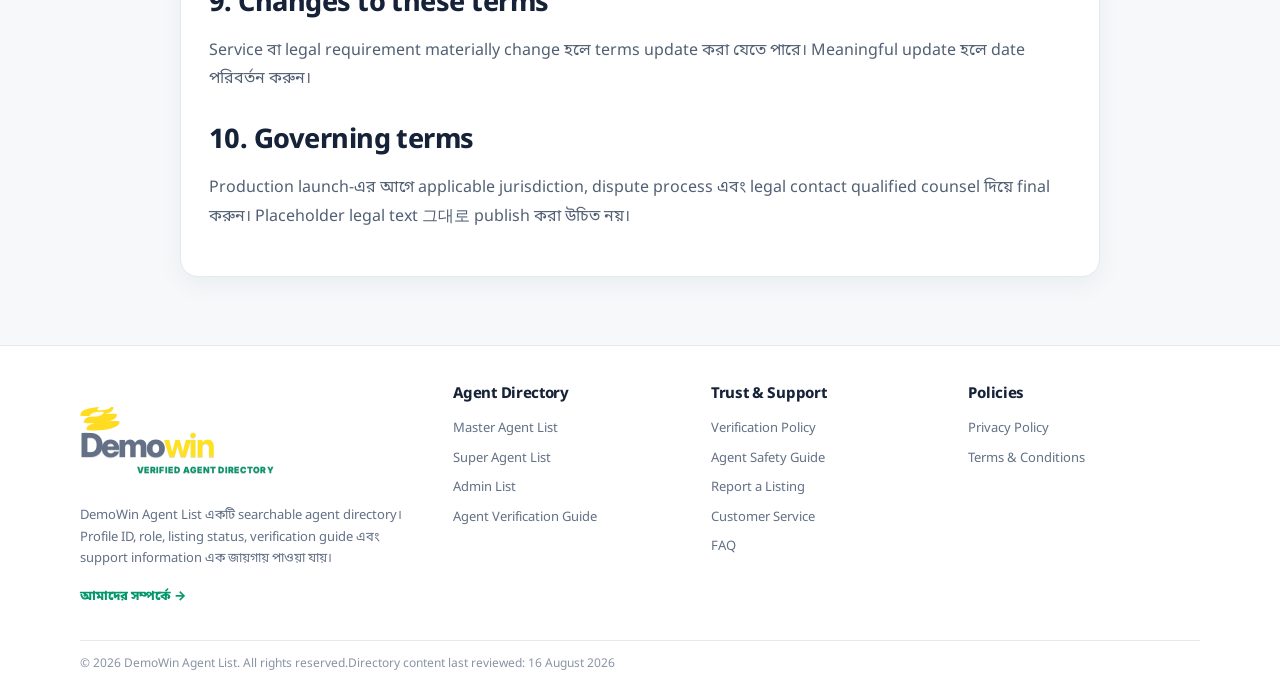
<file: terms.html>
<!doctype html><html lang="bn"><head><meta charset="utf-8"><meta name="viewport" content="width=device-width,initial-scale=1,viewport-fit=cover"><title>Terms &amp; Conditions | DemoWin Agent List</title><meta name="description" content="Read the terms for using the DemoWin Agent List, including directory purpose, listing accuracy, user responsibilities and third-party links."><meta name="robots" content="index,follow,max-image-preview:large"><link rel="canonical" href="https://yourdomain.com/terms.html"><meta property="og:type" content="website"><meta property="og:site_name" content="DemoWin Agent List"><meta property="og:locale" content="bn_BD"><meta property="og:title" content="Terms &amp; Conditions | DemoWin Agent List"><meta property="og:description" content="Read the terms for using the DemoWin Agent List, including directory purpose, listing accuracy, user responsibilities and third-party links."><meta property="og:url" content="https://yourdomain.com/terms.html"><meta name="twitter:card" content="summary"><meta name="twitter:title" content="Terms &amp; Conditions | DemoWin Agent List"><meta name="twitter:description" content="Read the terms for using the DemoWin Agent List, including directory purpose, listing accuracy, user responsibilities and third-party links."><link rel="stylesheet" href="assets/css/style.css"><script type="application/ld+json">{"@context":"https://schema.org","@type":"BreadcrumbList","itemListElement":[{"@type":"ListItem","position":1,"name":"Home","item":"https://yourdomain.com/index.html"},{"@type":"ListItem","position":2,"name":"Terms & Conditions"}]}</script></head><body><header class="site-header"><div class="brand-zone"><a class="logo" href="index.html" aria-label="DemoWin home"><span class="wing" aria-hidden="true"></span><span><span class="logo-main">Demo<b>win</b></span><span class="logo-sub">VERIFIED AGENT DIRECTORY</span></span></a></div><div class="main-nav-wrap"><nav class="main-nav" aria-label="Main navigation"><button class="nav-item global-search-trigger" type="button"><b>⌕</b><span>খুঁজুন</span></button><a class="nav-item" href="index.html" data-nav><b>⌂</b><span>হোম</span></a><a class="nav-item" href="master-agents.html" data-nav><b>♟</b><span>মাস্টার</span></a><a class="nav-item" href="super-agents.html" data-nav><b>♟</b><span>সুপার</span></a><a class="nav-item" href="admin.html" data-nav><b>♟</b><span>এডমিন</span></a><a class="nav-item" href="faq.html" data-nav><b>?</b><span>সহায়তা</span></a></nav></div></header><main><div class="container page-section"><nav class="breadcrumbs" aria-label="Breadcrumb"><a href="index.html">Home</a><span>›</span><span>Terms &amp; Conditions</span></nav><div class="page-title"><p class="section-kicker">Legal</p><h1>Terms & Conditions</h1><p>Last updated: 16 August 2026. এই terms generic directory template হিসেবে লেখা; live business model অনুযায়ী qualified legal review প্রয়োজন।</p></div><section class="card article-prose legal-copy"><h2>1. Directory purpose</h2><p>DemoWin Agent List agent-related directory records organize, search এবং compare করার একটি informational interface। Siteটি listing information, verification guidance এবং correction/support route দিতে পারে।</p><h2>2. No blanket endorsement</h2><p>কোনো profile directory-তে listed হলেই সেই ব্যক্তি বা organization-এর সব statement, future action বা private arrangement endorse করা হয় না। “Listed” বা status label-এর scope Verification Policy অনুযায়ী বুঝতে হবে।</p><h2>3. Listing accuracy</h2><p>Directory information change হতে পারে। আমরা accurate record রাখার চেষ্টা করলেও visitor important contact-এর আগে Agent ID, role, phone এবং current status recheck করবে। Wrong information পাওয়া গেলে report করা উচিত।</p><h2>4. User responsibilities</h2><p>User site misuse করবে না, false report দেবে না, automated abuse করবে না, অন্যের personal data অযথা collect করবে না এবং support channel-এ secret credential share করবে না।</p><h2>5. Third-party contacts and links</h2><p>WhatsApp বা external link third-party service-এ নিয়ে যেতে পারে। Third-party service-এর availability, privacy practice বা content তাদের নিজস্ব responsibility.</p><h2>6. Support limitations</h2><p>Customer Service directory record check, correction এবং support question handle করার জন্য। Directory-র বাইরে private agreement বা third-party communication-এর outcome guarantee করা হয় না।</p><h2>7. Intellectual property</h2><p>Site design, original copy, logo এবং custom content applicable rights-এর অধীনে থাকতে পারে। Third-party trademarks বা assets ব্যবহার করলে প্রয়োজনীয় permission থাকা উচিত।</p><h2>8. Availability</h2><p>Site maintenance, technical issue বা update-এর কারণে temporarily unavailable হতে পারে। Continuous availability guarantee করা হয় না।</p><h2>9. Changes to these terms</h2><p>Service বা legal requirement materially change হলে terms update করা যেতে পারে। Meaningful update হলে date পরিবর্তন করুন।</p><h2>10. Governing terms</h2><p>Production launch-এর আগে applicable jurisdiction, dispute process এবং legal contact qualified counsel দিয়ে final করুন। Placeholder legal text 그대로 publish করা উচিত নয়।</p></section></div></main><footer class="footer"><div class="container footer-grid"><div><a class="logo footer-logo" href="index.html"><span class="wing"></span><span><span class="logo-main">Demo<b>win</b></span><span class="logo-sub">VERIFIED AGENT DIRECTORY</span></span></a><p>DemoWin Agent List একটি searchable agent directory। Profile ID, role, listing status, verification guide এবং support information এক জায়গায় পাওয়া যায়।</p><a class="footer-inline" href="about.html">আমাদের সম্পর্কে →</a></div><div><h4>Agent Directory</h4><a href="master-agents.html">Master Agent List</a><a href="super-agents.html">Super Agent List</a><a href="admin.html">Admin List</a><a href="how-it-works.html">Agent Verification Guide</a></div><div><h4>Trust & Support</h4><a href="verification-policy.html">Verification Policy</a><a href="agent-safety.html">Agent Safety Guide</a><a href="report-listing.html">Report a Listing</a><a href="customer-service.html">Customer Service</a><a href="faq.html">FAQ</a></div><div><h4>Policies</h4><a href="privacy.html">Privacy Policy</a><a href="terms.html">Terms & Conditions</a></div></div><div class="container footer-bottom"><span>© 2026 DemoWin Agent List. All rights reserved.</span><span>Directory content last reviewed: 16 August 2026</span></div></footer><button class="chat" id="liveChatBtn" type="button">লাইভ চ্যাট</button><script src="assets/js/site.js"></script></body></html>
</file>
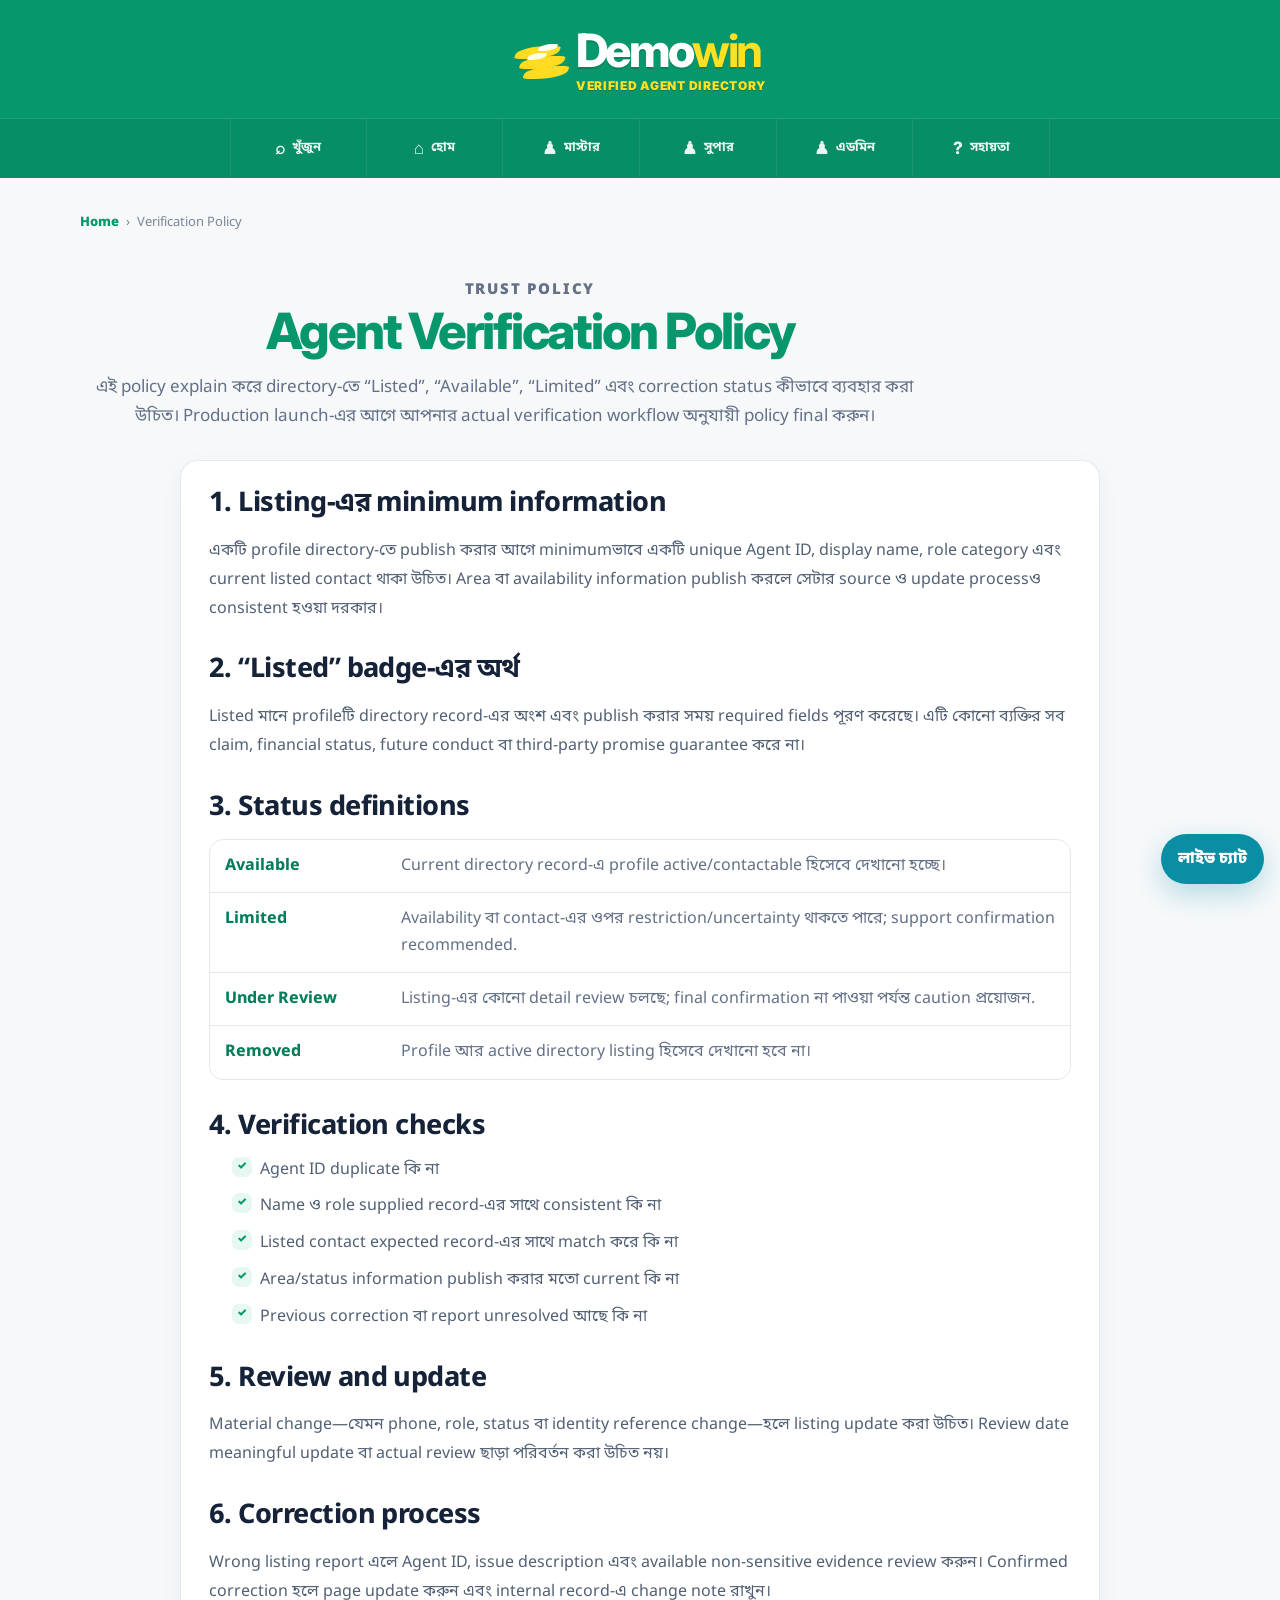
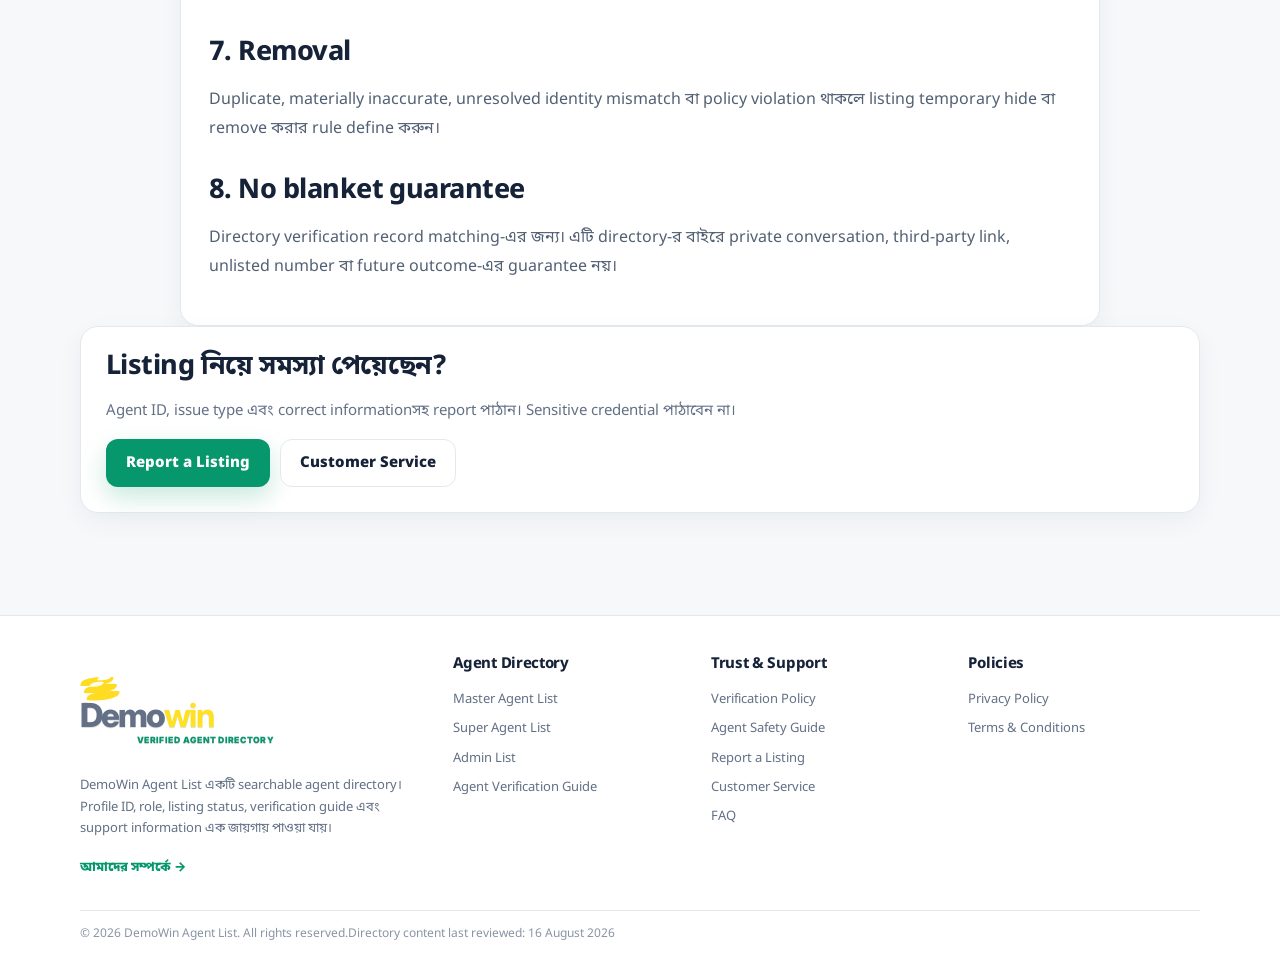
<file: verification-policy.html>
<!doctype html><html lang="bn"><head><meta charset="utf-8"><meta name="viewport" content="width=device-width,initial-scale=1,viewport-fit=cover"><title>Agent Verification Policy | DemoWin Agent List</title><meta name="description" content="Read the DemoWin Agent Verification Policy: listing criteria, Agent ID checks, status definitions, review process, corrections and removal standards."><meta name="robots" content="index,follow,max-image-preview:large"><link rel="canonical" href="https://yourdomain.com/verification-policy.html"><meta property="og:type" content="website"><meta property="og:site_name" content="DemoWin Agent List"><meta property="og:locale" content="bn_BD"><meta property="og:title" content="Agent Verification Policy | DemoWin Agent List"><meta property="og:description" content="Read the DemoWin Agent Verification Policy: listing criteria, Agent ID checks, status definitions, review process, corrections and removal standards."><meta property="og:url" content="https://yourdomain.com/verification-policy.html"><meta name="twitter:card" content="summary"><meta name="twitter:title" content="Agent Verification Policy | DemoWin Agent List"><meta name="twitter:description" content="Read the DemoWin Agent Verification Policy: listing criteria, Agent ID checks, status definitions, review process, corrections and removal standards."><link rel="stylesheet" href="assets/css/style.css"><script type="application/ld+json">{"@context":"https://schema.org","@type":"BreadcrumbList","itemListElement":[{"@type":"ListItem","position":1,"name":"Home","item":"https://yourdomain.com/index.html"},{"@type":"ListItem","position":2,"name":"Verification Policy"}]}</script></head><body><header class="site-header"><div class="brand-zone"><a class="logo" href="index.html" aria-label="DemoWin home"><span class="wing" aria-hidden="true"></span><span><span class="logo-main">Demo<b>win</b></span><span class="logo-sub">VERIFIED AGENT DIRECTORY</span></span></a></div><div class="main-nav-wrap"><nav class="main-nav" aria-label="Main navigation"><button class="nav-item global-search-trigger" type="button"><b>⌕</b><span>খুঁজুন</span></button><a class="nav-item" href="index.html" data-nav><b>⌂</b><span>হোম</span></a><a class="nav-item" href="master-agents.html" data-nav><b>♟</b><span>মাস্টার</span></a><a class="nav-item" href="super-agents.html" data-nav><b>♟</b><span>সুপার</span></a><a class="nav-item" href="admin.html" data-nav><b>♟</b><span>এডমিন</span></a><a class="nav-item" href="faq.html" data-nav><b>?</b><span>সহায়তা</span></a></nav></div></header><main><div class="container page-section"><nav class="breadcrumbs" aria-label="Breadcrumb"><a href="index.html">Home</a><span>›</span><span>Verification Policy</span></nav><div class="page-title"><p class="section-kicker">Trust policy</p><h1>Agent Verification Policy</h1><p>এই policy explain করে directory-তে “Listed”, “Available”, “Limited” এবং correction status কীভাবে ব্যবহার করা উচিত। Production launch-এর আগে আপনার actual verification workflow অনুযায়ী policy final করুন।</p></div><section class="card article-prose"><h2>1. Listing-এর minimum information</h2><p>একটি profile directory-তে publish করার আগে minimumভাবে একটি unique Agent ID, display name, role category এবং current listed contact থাকা উচিত। Area বা availability information publish করলে সেটার source ও update processও consistent হওয়া দরকার।</p><h2>2. “Listed” badge-এর অর্থ</h2><p>Listed মানে profileটি directory record-এর অংশ এবং publish করার সময় required fields পূরণ করেছে। এটি কোনো ব্যক্তির সব claim, financial status, future conduct বা third-party promise guarantee করে না।</p><h2>3. Status definitions</h2><div class="policy-table"><div><strong>Available</strong><span>Current directory record-এ profile active/contactable হিসেবে দেখানো হচ্ছে।</span></div><div><strong>Limited</strong><span>Availability বা contact-এর ওপর restriction/uncertainty থাকতে পারে; support confirmation recommended.</span></div><div><strong>Under Review</strong><span>Listing-এর কোনো detail review চলছে; final confirmation না পাওয়া পর্যন্ত caution প্রয়োজন.</span></div><div><strong>Removed</strong><span>Profile আর active directory listing হিসেবে দেখানো হবে না।</span></div></div><h2>4. Verification checks</h2><ul class="check-list"><li>Agent ID duplicate কি না</li><li>Name ও role supplied record-এর সাথে consistent কি না</li><li>Listed contact expected record-এর সাথে match করে কি না</li><li>Area/status information publish করার মতো current কি না</li><li>Previous correction বা report unresolved আছে কি না</li></ul><h2>5. Review and update</h2><p>Material change—যেমন phone, role, status বা identity reference change—হলে listing update করা উচিত। Review date meaningful update বা actual review ছাড়া পরিবর্তন করা উচিত নয়।</p><h2>6. Correction process</h2><p>Wrong listing report এলে Agent ID, issue description এবং available non-sensitive evidence review করুন। Confirmed correction হলে page update করুন এবং internal record-এ change note রাখুন।</p><h2>7. Removal</h2><p>Duplicate, materially inaccurate, unresolved identity mismatch বা policy violation থাকলে listing temporary hide বা remove করার rule define করুন।</p><h2>8. No blanket guarantee</h2><p>Directory verification record matching-এর জন্য। এটি directory-র বাইরে private conversation, third-party link, unlisted number বা future outcome-এর guarantee নয়।</p></section><section class="section-copy"><div class="card final-info"><h2>Listing নিয়ে সমস্যা পেয়েছেন?</h2><p>Agent ID, issue type এবং correct informationসহ report পাঠান। Sensitive credential পাঠাবেন না।</p><div class="hero-actions"><a class="btn btn-primary" href="report-listing.html">Report a Listing</a><a class="btn btn-secondary" href="customer-service.html">Customer Service</a></div></div></section></div></main><footer class="footer"><div class="container footer-grid"><div><a class="logo footer-logo" href="index.html"><span class="wing"></span><span><span class="logo-main">Demo<b>win</b></span><span class="logo-sub">VERIFIED AGENT DIRECTORY</span></span></a><p>DemoWin Agent List একটি searchable agent directory। Profile ID, role, listing status, verification guide এবং support information এক জায়গায় পাওয়া যায়।</p><a class="footer-inline" href="about.html">আমাদের সম্পর্কে →</a></div><div><h4>Agent Directory</h4><a href="master-agents.html">Master Agent List</a><a href="super-agents.html">Super Agent List</a><a href="admin.html">Admin List</a><a href="how-it-works.html">Agent Verification Guide</a></div><div><h4>Trust & Support</h4><a href="verification-policy.html">Verification Policy</a><a href="agent-safety.html">Agent Safety Guide</a><a href="report-listing.html">Report a Listing</a><a href="customer-service.html">Customer Service</a><a href="faq.html">FAQ</a></div><div><h4>Policies</h4><a href="privacy.html">Privacy Policy</a><a href="terms.html">Terms & Conditions</a></div></div><div class="container footer-bottom"><span>© 2026 DemoWin Agent List. All rights reserved.</span><span>Directory content last reviewed: 16 August 2026</span></div></footer><button class="chat" id="liveChatBtn" type="button">লাইভ চ্যাট</button><script src="assets/js/site.js"></script></body></html>
</file>
<file: assets/css/style.css>
@import url('https://fonts.googleapis.com/css2?family=Inter:wght@400;500;600;700;800&family=Noto+Sans+Bengali:wght@400;500;600;700;800&display=swap');
:root{
  --green:#07976c;--green-dark:#057d5b;--green-deep:#046448;--mint:#eaf9f3;--mint-2:#f5fcf9;
  --yellow:#ffc928;--red:#ef3f46;--blue:#2f7cf6;--text:#152238;--muted:#637086;--line:#e4e9ee;
  --surface:#fff;--bg:#f6f8fa;--shadow:0 14px 38px rgba(19,42,62,.08);--shadow-lg:0 24px 60px rgba(19,42,62,.13);
  --radius:18px;--container:1120px;
}
*{box-sizing:border-box;min-width:0}html{scroll-behavior:smooth}body{margin:0;background:var(--bg);color:var(--text);font-family:"Noto Sans Bengali","Inter",system-ui,-apple-system,"Segoe UI",sans-serif;line-height:1.65;-webkit-font-smoothing:antialiased;overflow-x:hidden}body.ui-locked{overflow:hidden}a{color:inherit;text-decoration:none}button,input,select,textarea{font:inherit}button{color:inherit}img{max-width:100%;display:block}.container{width:min(calc(100% - 32px),var(--container));margin-inline:auto}.sr-only{position:absolute!important;width:1px;height:1px;padding:0;margin:-1px;overflow:hidden;clip:rect(0,0,0,0);white-space:nowrap;border:0}:focus-visible{outline:3px solid rgba(47,124,246,.35);outline-offset:2px}
/* Header - fixed design direction */
.site-header{background:var(--green);color:#fff;border-bottom:1px solid rgba(0,0,0,.08);position:relative;z-index:200}.brand-zone{min-height:118px;display:flex;align-items:center;justify-content:center;padding:18px 16px 14px}.logo{display:inline-flex;align-items:center;gap:12px;color:#fff;line-height:1}.wing{width:50px;height:37px;position:relative;display:block}.wing:before,.wing:after{content:"";position:absolute;left:2px;border-radius:70% 12% 70% 12%;transform:skewX(-18deg);background:#ffdc22}.wing:before{width:43px;height:13px;top:4px;box-shadow:8px 10px 0 #ffdc22,15px 20px 0 #ffdc22}.wing:after{width:18px;height:7px;top:2px;left:25px;background:#fff;box-shadow:-8px 9px 0 rgba(255,255,255,.9)}.logo-main{display:block;font-family:"Inter",sans-serif;font-size:46px;line-height:.9;font-weight:800;letter-spacing:-2.4px;text-shadow:0 2px 0 rgba(0,0,0,.12)}.logo-main b{color:#ffe122}.logo-sub{display:block;margin-top:8px;font-family:"Inter",sans-serif;font-size:12px;line-height:1;font-weight:900;letter-spacing:.06em;color:#ffe122;text-align:center;text-shadow:0 1px 0 rgba(0,0,0,.18)}.main-nav-wrap{background:rgba(0,0,0,.06);border-top:1px solid rgba(255,255,255,.13)}.main-nav{max-width:820px;margin-inline:auto;display:grid;grid-template-columns:repeat(6,minmax(0,1fr));align-items:stretch}.nav-item{appearance:none;border:0;background:transparent;color:rgba(255,255,255,.92);height:58px;display:flex;align-items:center;justify-content:center;gap:7px;font-size:13px;font-weight:700;cursor:pointer;border-right:1px solid rgba(255,255,255,.08);transition:.18s ease}.nav-item:first-child{border-left:1px solid rgba(255,255,255,.08)}.nav-item b{font-family:"Inter",sans-serif;font-size:17px;font-weight:800}.nav-item:hover,.nav-item.active{background:rgba(255,255,255,.12);color:#fff}.nav-item.active{box-shadow:inset 0 -3px 0 #ffe122}
/* Core */
main{display:block}.hero{padding:54px 0 34px;background:radial-gradient(circle at 84% 5%,rgba(7,151,108,.13),transparent 28%),linear-gradient(180deg,#fff,#f5fbf8)}.hero-grid{display:grid;grid-template-columns:minmax(0,1.08fr) minmax(360px,.92fr);gap:34px;align-items:center}.eyebrow{display:inline-flex;align-items:center;gap:8px;padding:7px 11px;border-radius:999px;background:#e8f8f2;color:var(--green-dark);font-size:13px;font-weight:800}.eyebrow i{width:8px;height:8px;border-radius:50%;background:#18c889;box-shadow:0 0 0 5px rgba(24,200,137,.11)}h1,h2,h3,h4{margin:0;line-height:1.18;letter-spacing:-.02em}h1{font-size:clamp(40px,5vw,64px);margin-top:16px;letter-spacing:-.045em}.hero-copy>p{font-size:18px;color:var(--muted);max-width:650px;margin:20px 0 25px}.gradient-word{color:var(--green)}.hero-actions{display:flex;flex-wrap:wrap;gap:10px}.btn{min-height:48px;padding:0 19px;border-radius:12px;border:1px solid transparent;display:inline-flex;align-items:center;justify-content:center;gap:8px;font-weight:800;font-size:15px;cursor:pointer;transition:.2s ease}.btn:hover{transform:translateY(-2px)}.btn-primary{background:var(--green);color:#fff;box-shadow:0 10px 25px rgba(7,151,108,.22)}.btn-primary:hover{background:var(--green-dark)}.btn-secondary{background:#fff;border-color:var(--line);color:var(--text)}.btn-danger{background:var(--red);color:#fff}.trust-points{display:flex;flex-wrap:wrap;gap:16px;margin-top:24px}.trust-points span{display:flex;align-items:center;gap:7px;font-size:13px;color:#59677a}.check{width:22px;height:22px;border-radius:50%;background:#e6f8f1;color:var(--green);display:grid;place-items:center;font-size:12px;font-weight:900}.card{background:var(--surface);border:1px solid var(--line);border-radius:var(--radius);box-shadow:0 8px 26px rgba(20,40,60,.05)}.featured-agent{padding:20px;box-shadow:var(--shadow-lg);position:relative;overflow:hidden}.featured-agent:before{content:"";position:absolute;width:180px;height:180px;border-radius:50%;right:-85px;top:-95px;background:radial-gradient(circle,rgba(7,151,108,.18),transparent 68%)}.featured-label{font-size:12px;font-weight:900;letter-spacing:.06em;text-transform:uppercase;color:var(--green);margin-bottom:15px}.profile-head{display:flex;align-items:center;gap:13px;position:relative}.avatar{width:56px;height:56px;border-radius:17px;background:linear-gradient(135deg,#1dbe85,#067a59);display:grid;place-items:center;color:#fff;font:800 15px/1 "Inter"}.profile-head h2{font-size:22px}.profile-head p{margin:3px 0 0;font-size:14px;color:var(--muted)}.verified-badge{margin-left:auto;align-self:flex-start;padding:6px 9px;border-radius:999px;background:#e7f9f1;color:var(--green);font-size:11px;font-weight:900}.profile-meta{display:grid;grid-template-columns:1fr 1fr;gap:9px;margin:17px 0}.profile-meta div{padding:12px;border:1px solid var(--line);border-radius:12px;background:#fbfcfd}.profile-meta span{display:block;color:#8390a2;font-size:11px;text-transform:uppercase;letter-spacing:.05em}.profile-meta strong{display:block;margin-top:3px;font-size:14px}.featured-agent .btn{width:100%}.micro-note{text-align:center;font-size:12px;color:#7b8799;margin:9px 0 0}
.proof-strip{padding:18px 0;background:#fff;border-block:1px solid var(--line)}.proof-grid{display:grid;grid-template-columns:repeat(4,1fr);gap:1px;background:var(--line);border:1px solid var(--line);border-radius:14px;overflow:hidden}.proof{background:#fff;padding:16px}.proof strong{display:block;font:800 22px/1.2 "Inter",sans-serif;color:var(--text)}.proof span{display:block;margin-top:4px;font-size:12px;color:var(--muted)}
.section{padding:68px 0}.section-white{background:#fff}.section-head{display:flex;align-items:end;justify-content:space-between;gap:24px;margin-bottom:26px}.section-kicker{font-size:12px;text-transform:uppercase;letter-spacing:.12em;color:var(--green);font-weight:900;margin:0 0 7px}.section-head h2,.center-head h2{font-size:clamp(28px,4vw,38px)}.section-head>p{max-width:500px;margin:0;color:var(--muted);font-size:15px}.center-head{text-align:center;max-width:720px;margin:0 auto 26px}.center-head p{color:var(--muted);font-size:15px;margin:9px 0 0}
.finder{padding:22px;display:grid;grid-template-columns:1.1fr .9fr;gap:24px;align-items:center}.finder-copy h3{font-size:25px}.finder-copy p{margin:8px 0 0;color:var(--muted);font-size:15px}.finder-search{display:grid;grid-template-columns:1fr auto;gap:9px}.finder-search input{height:50px;padding:0 14px;border:1px solid #d9e1e7;border-radius:12px;outline:0;font-size:15px}.finder-search input:focus{border-color:#78c9ae;box-shadow:0 0 0 4px rgba(7,151,108,.08)}
.role-grid{display:grid;grid-template-columns:repeat(3,1fr);gap:16px}.role-card{padding:21px;transition:.2s ease}.role-card:hover{transform:translateY(-4px);box-shadow:var(--shadow)}.role-icon{width:48px;height:48px;border-radius:15px;display:grid;place-items:center;font-size:21px;background:#eaf8f3;color:var(--green);margin-bottom:16px}.role-card h3{font-size:21px}.role-card p{font-size:14px;color:var(--muted);margin:8px 0 18px}.text-link{color:var(--green);font-size:14px;font-weight:900}
.why-grid{display:grid;grid-template-columns:repeat(4,1fr);gap:14px}.why-card{padding:19px}.why-number{width:38px;height:38px;border-radius:12px;background:#eff8f5;color:var(--green);display:grid;place-items:center;font:800 14px/1 "Inter";margin-bottom:14px}.why-card h3{font-size:18px}.why-card p{font-size:14px;color:var(--muted);margin:7px 0 0}
.steps{display:grid;grid-template-columns:repeat(3,1fr);gap:16px}.step{padding:22px;position:relative}.step-index{font:800 52px/1 "Inter";color:#e2f2ec}.step h3{font-size:20px;margin-top:17px}.step p{font-size:14px;color:var(--muted);margin:8px 0 0}.step:not(:last-child):after{content:"→";position:absolute;right:-13px;top:50%;z-index:2;width:27px;height:27px;border-radius:50%;background:#fff;border:1px solid var(--line);display:grid;place-items:center;color:var(--green);font-family:"Inter"}
.safety{display:grid;grid-template-columns:.85fr 1.15fr;overflow:hidden}.safety-title{padding:28px;background:linear-gradient(145deg,#0a8f67,#056a4d);color:#fff}.safety-title .shield{width:54px;height:54px;border-radius:17px;background:rgba(255,255,255,.14);display:grid;place-items:center;font-size:25px;margin-bottom:18px}.safety-title h2{font-size:28px}.safety-title p{margin:10px 0 0;color:rgba(255,255,255,.82);font-size:14px}.safety-list{padding:22px;display:grid;gap:10px}.safe-row{display:grid;grid-template-columns:auto 1fr;gap:11px;padding:13px;border-radius:12px;border:1px solid var(--line);background:#fbfcfd}.safe-row i{width:28px;height:28px;border-radius:9px;display:grid;place-items:center;font-style:normal;font-weight:900}.safe-row.good i{background:#e5f8ef;color:var(--green)}.safe-row.bad i{background:#fff0f1;color:var(--red)}.safe-row.warn i{background:#fff7df;color:#c69000}.safe-row strong{display:block;font-size:14px}.safe-row p{margin:2px 0 0;color:var(--muted);font-size:13px}
.proxy-grid{display:grid;grid-template-columns:repeat(2,1fr);gap:12px}.proxy-card{padding:16px;display:flex;align-items:center;gap:11px}.proxy-dot{width:9px;height:9px;border-radius:50%;background:#16c488;box-shadow:0 0 0 5px rgba(22,196,136,.10)}.proxy-card div{flex:1}.proxy-card strong{display:block;font-family:"Inter";font-size:13px;word-break:break-all;color:var(--green)}.proxy-card span{display:block;font-size:12px;color:var(--muted)}.visit{border:0;background:#eff2f5;color:#45536a;border-radius:9px;padding:8px 11px;font-size:12px;font-weight:800;cursor:pointer}
.faq-list{max-width:820px;margin:0 auto;display:grid;gap:9px}.faq{background:#fff;border:1px solid var(--line);border-radius:13px;overflow:hidden}.faq button{width:100%;border:0;background:transparent;padding:16px 18px;display:flex;justify-content:space-between;gap:16px;text-align:left;font-weight:800;font-size:15px;cursor:pointer}.faq .ans{display:none;padding:0 18px 17px;color:var(--muted);font-size:14px}.faq.open .ans{display:block}.faq .arrow{color:var(--green)}
.final-cta{padding:32px;border-radius:22px;background:linear-gradient(135deg,#087d5b,#07976c 55%,#14af80);color:#fff;display:grid;grid-template-columns:1fr auto;gap:24px;align-items:center}.final-cta h2{font-size:30px}.final-cta p{margin:8px 0 0;color:rgba(255,255,255,.82);font-size:15px}.final-cta .btn{background:#fff;color:var(--green-dark)}
/* Legacy / inner page compatibility */
.page-section{padding:48px 0 64px}.page-title{text-align:center;padding:30px 0 26px}.page-title h1{font:800 32px/1.15 "Inter",sans-serif;color:var(--green)}.page-title p{margin:7px 0 0;color:var(--muted);font-size:15px}.directory-grid{display:grid;grid-template-columns:repeat(2,1fr);gap:15px!important}.panel{padding:18px!important}.panel>h2{font-size:20px;color:var(--green);text-align:center;margin-bottom:15px}.agent-box{border:1px solid var(--line);border-radius:13px;padding:12px;background:#fbfcfd}.agent-row{display:grid;grid-template-columns:auto 1fr auto;gap:11px;align-items:center}.round-icon{width:40px;height:40px;border-radius:50%;display:grid;place-items:center;background:var(--green);color:#fff}.agent-name{font-size:15px;font-weight:800}.agent-tag,.official-label{font-size:10px;color:var(--green);font-weight:900}.agent-id{text-align:center}.agent-id span{display:block;font-size:9px;color:var(--muted)}.agent-id b{display:inline-grid;place-items:center;min-width:32px;height:30px;border-radius:7px;background:#14c988;color:#fff;font-size:13px}.phone-row{display:flex;align-items:center;gap:11px}.phone-number{font:700 14px/1.2 "Inter"}.agent-actions{display:grid;grid-template-columns:1fr 1fr;gap:8px}.action{min-height:42px;border:0;border-radius:9px;color:#fff;font-weight:800;cursor:pointer}.action.green{background:#20ca70}.action.red{background:#f24247}.info-grid,.feature-grid,.type-grid{display:grid;gap:14px}.info-grid{grid-template-columns:repeat(3,1fr)}.feature-grid{grid-template-columns:repeat(4,1fr)}.type-grid{grid-template-columns:repeat(3,1fr)}.info-card,.feature-card,.type-card{border:1px solid var(--line);border-radius:13px;padding:18px;background:#fff;text-align:center}.circle-feature{width:52px;height:52px;border-radius:50%;display:grid;place-items:center;margin:0 auto 12px;color:#fff}.circle-feature.blue{background:#347cf6}.circle-feature.green,.circle-feature.teal{background:#14b87b}.mini-icon{font-size:24px;color:var(--green);margin-bottom:8px}.section-box{padding:22px}.section-heading{text-align:center;margin-bottom:20px}.section-heading h2{font-size:26px}.section-heading p{font-size:14px;color:var(--muted)}.warning{border:1px solid #f0b3b6;border-radius:16px;overflow:hidden;background:#fff;margin:28px 0}.warning-head{background:var(--red);color:#fff;text-align:center;padding:11px;font-weight:900}.warning-body{padding:22px}.warn-row{display:grid;grid-template-columns:auto 1fr;gap:10px;padding:12px;border-radius:10px;margin-top:9px}.warn-row.green{background:#eaf9f1}.warn-row.red{background:#fff0f1}.warn-row.yellow{background:#fff7df}.warn-circle{width:28px;height:28px;border-radius:50%;display:grid;place-items:center;background:#fff;font-weight:900}.warn-row p{font-size:13px;margin:2px 0 0}.agent-types,.partner-section{margin:28px 0}.agent-types-title,.partner-title{text-align:center;color:var(--green);font-weight:900;font-size:20px}.info-note{display:flex;gap:12px;padding:16px;border:1px dashed #e7bd20;background:#fff9df;border-radius:12px;margin:26px 0}.note-icon{width:32px;height:32px;border-radius:50%;background:#f3bd00;color:#fff;display:grid;place-items:center}.faq-section{padding:32px 0}.faq-title{text-align:center;margin-bottom:18px}.faq-title h2{font-size:27px}.faq-title p{font-size:14px;color:var(--muted)}.partner-box{padding:24px}.partner-grid{display:grid;grid-template-columns:repeat(2,220px);gap:15px;justify-content:center}.partner-card{text-align:center;border:1px solid var(--line);border-radius:12px;padding:12px}.partner-logo{height:62px;display:grid;place-items:center;background:#f4f6f8;border-radius:8px;font:900 22px/1 "Inter"}.partner-card button{width:100%;border:0;border-radius:8px;padding:8px;background:#edf1f4;font-weight:800}.social-strip{display:grid;grid-template-columns:1fr 1fr;gap:12px;margin:22px 0}.social-card{display:flex;justify-content:space-between;gap:10px;align-items:center;border:1px solid var(--line);background:#fff;border-radius:10px;padding:12px;font-size:12px}.social-btn{padding:7px 10px;background:#1877f2;color:#fff;border-radius:6px}.footer{background:#fff;border-top:1px solid var(--line);margin-top:56px}.footer-grid{display:grid;grid-template-columns:1.5fr repeat(3,1fr);gap:26px;padding:40px 0 28px}.footer h4{font-size:15px;margin-bottom:11px}.footer p,.footer a{font-size:13px;color:var(--muted)}.footer a{display:block;padding:4px 0}.footer-bottom{border-top:1px solid var(--line);padding:14px 0;color:#8994a5;font-size:12px}.chat{position:fixed;right:16px;bottom:16px;z-index:600;border:0;border-radius:999px;background:#0a8ea4;color:#fff;padding:12px 17px;font-weight:900;box-shadow:0 10px 28px rgba(10,142,164,.28);cursor:pointer}
/* Search overlay */
.search-overlay{position:fixed;inset:0;background:#f6f8fa;z-index:1200;display:none}.search-overlay.open{display:block}.search-overlay__bar{background:#fff;border-bottom:1px solid var(--line);padding:20px 0}.search-overlay__bar-inner{width:min(calc(100% - 32px),760px);margin:auto;display:grid;grid-template-columns:1fr auto;gap:10px}.search-overlay__input-wrap{height:54px;border:1px solid #ccd5dc;border-radius:999px;background:#fff;display:flex;align-items:center;padding:0 16px;gap:9px}.search-overlay__input{width:100%;border:0;outline:0;font-size:16px;color:var(--text)}.search-overlay__icon{color:var(--green);font-size:21px}.search-overlay__close{border:1px solid #d8dee4;background:#eef1f4;border-radius:999px;padding:0 21px;font-weight:800}.search-overlay__content{min-height:calc(100vh - 95px);padding:28px 16px;display:grid;place-items:center}.search-empty{text-align:center;color:#a0a9b5}.search-empty__icon{width:54px;height:54px;border:6px solid #c8ced6;border-radius:50%;margin:0 auto 28px;position:relative}.search-empty__icon:after{content:"";position:absolute;width:26px;height:6px;border-radius:5px;background:#c8ced6;right:-19px;bottom:-10px;transform:rotate(48deg)}.search-empty h2{font-size:24px;color:#9aa3af;margin-bottom:8px}.search-empty p{font-size:15px}.search-results{width:min(100%,760px);margin:auto;align-self:start}.search-summary{color:var(--muted);font-size:14px}.search-result-card{display:grid;grid-template-columns:auto 1fr auto;gap:12px;align-items:center;background:#fff;border:1px solid var(--line);border-radius:13px;padding:12px;margin-top:9px}.search-result-card__avatar{width:44px;height:44px;border-radius:13px;background:var(--green);color:#fff;display:grid;place-items:center;font:800 12px/1 "Inter"}.search-result-card strong{display:block;font-size:15px}.search-result-card small{display:block;font-size:12px;color:var(--muted)}.search-result-card__id{font:800 11px/1 "Inter";color:var(--green)}.search-result-card__open{border:0;background:#e9f8f2;color:var(--green-dark);border-radius:9px;padding:8px 12px;font-weight:800}.search-no-result{text-align:center;display:grid;gap:6px;color:var(--muted)}.search-no-result strong{font-size:20px;color:var(--text)}
/* Live Chat */
.chat-widget{position:fixed;right:24px;bottom:82px;width:min(390px,calc(100vw - 28px));z-index:1050;background:#fff;border-radius:18px;box-shadow:0 24px 70px rgba(18,48,61,.25);overflow:hidden;display:none;border:1px solid #dce3e8}.chat-widget.open{display:block}.chat-widget__head{background:linear-gradient(135deg,#158d77,#0996b9);color:#fff;padding:14px 16px;display:grid;grid-template-columns:auto 1fr auto;gap:10px;align-items:center}.chat-widget__head-icon{width:40px;height:40px;border-radius:50%;background:#fff;color:#148d78;display:grid;place-items:center;font-size:20px}.chat-widget__head strong{display:block;font-size:17px}.chat-widget__head small{display:block;font-size:11px;color:#ddfff6}.chat-widget__close{width:31px;height:31px;border:0;border-radius:50%;background:rgba(255,255,255,.16);color:#fff;font-size:20px}.chat-widget__body{padding:16px;background:#f7fafb}.chat-message,.chat-contact{padding:14px;border:1px solid #dfe6eb;border-radius:13px;background:#fff}.chat-message__meta{display:flex;justify-content:space-between;gap:10px;font-size:11px}.chat-message__meta strong{color:var(--green)}.chat-message__meta span{color:var(--muted)}.chat-message p{font-size:14px;color:#4e5b70;margin:9px 0 0}.chat-contact{margin-top:10px}.chat-contact span{display:block;font-size:11px;color:var(--muted)}.chat-contact strong{font:800 17px/1.4 "Inter"}.chat-compose{display:grid;gap:9px;margin-top:12px}.chat-compose input{height:43px;padding:0 11px;border:1px solid #dfe6eb;border-radius:11px}.chat-whatsapp{height:50px;border:0;border-radius:11px;background:#20ca70;color:#fff;font-weight:900;font-size:16px}.chat-close-pill{display:none;position:fixed;right:24px;bottom:17px;z-index:1050;border:0;border-radius:999px;background:#087f98;color:#fff;padding:12px 18px;font-weight:900}.chat-close-pill.open{display:block}
@media(max-width:900px){.hero-grid{grid-template-columns:1fr}.hero-copy{text-align:center}.hero-copy>p{margin-inline:auto}.hero-actions,.trust-points{justify-content:center}.featured-agent{max-width:620px;margin-inline:auto}.why-grid{grid-template-columns:repeat(2,1fr)}.footer-grid{grid-template-columns:1fr 1fr}.finder{grid-template-columns:1fr}.role-grid{grid-template-columns:repeat(3,1fr)}}
@media(max-width:640px){.container{width:min(calc(100% - 22px),var(--container))}.brand-zone{min-height:100px;padding:12px}.logo{gap:10px}.wing{width:42px;height:32px;transform:scale(.88)}.logo-main{font-size:36px;letter-spacing:-1.8px}.logo-sub{font-size:10px;margin-top:6px}.main-nav{grid-template-columns:repeat(6,minmax(0,1fr));width:100%}.nav-item{height:58px;gap:3px;flex-direction:column;font-size:11px;padding:4px 2px;white-space:nowrap}.nav-item b{font-size:17px}.hero{padding:36px 0 26px}.hero h1{font-size:clamp(34px,10vw,46px)}.hero-copy>p{font-size:16px;line-height:1.75}.hero-actions .btn{width:100%;font-size:15px}.trust-points{display:grid;gap:8px;text-align:left;justify-content:stretch}.trust-points span{font-size:14px}.featured-agent{padding:17px}.profile-head{align-items:flex-start}.profile-head h2{font-size:20px}.verified-badge{font-size:10px}.profile-meta{grid-template-columns:1fr 1fr}.proof-grid{grid-template-columns:1fr 1fr}.proof{padding:14px}.proof strong{font-size:20px}.section{padding:48px 0}.section-head{align-items:flex-start;flex-direction:column;margin-bottom:20px}.section-head h2,.center-head h2{font-size:28px}.section-head>p,.center-head p{font-size:15px}.finder{padding:17px}.finder-copy h3{font-size:22px}.finder-search{grid-template-columns:1fr}.finder-search .btn{width:100%}.role-grid,.why-grid,.steps,.proxy-grid{grid-template-columns:1fr}.role-card,.why-card,.step{padding:18px}.role-card h3{font-size:20px}.why-card h3{font-size:18px}.step:not(:last-child):after{display:none}.safety{grid-template-columns:1fr}.safety-title{padding:22px}.safety-title h2{font-size:25px}.safety-list{padding:15px}.safe-row strong{font-size:15px}.safe-row p{font-size:14px}.faq button{font-size:15px;padding:15px}.faq .ans{font-size:14px;padding:0 15px 15px}.final-cta{grid-template-columns:1fr;padding:23px;text-align:center}.final-cta h2{font-size:27px}.final-cta .btn{width:100%}.page-section{padding-top:28px}.page-title{padding:20px 0}.page-title h1{font-size:27px}.directory-grid{grid-template-columns:1fr!important}.panel{padding:15px!important}.agent-row{grid-template-columns:auto 1fr auto}.agent-name{font-size:15px}.phone-number{font-size:14px}.info-grid,.feature-grid,.type-grid{grid-template-columns:1fr}.section-box{padding:16px}.warning-body{padding:15px}.partner-grid{grid-template-columns:1fr 1fr}.social-strip{grid-template-columns:1fr}.footer{margin-top:40px}.footer-grid{grid-template-columns:1fr;padding:30px 0 22px}.footer h4{font-size:16px}.footer p,.footer a{font-size:14px}.chat{right:12px;bottom:12px}.search-overlay__bar{padding:12px 0}.search-overlay__bar-inner{grid-template-columns:1fr auto;gap:7px}.search-overlay__input-wrap{height:48px;padding:0 12px}.search-overlay__input{font-size:14px}.search-overlay__close{padding:0 13px;font-size:13px}.search-overlay__content{min-height:calc(100vh - 73px)}.search-result-card{grid-template-columns:auto 1fr}.search-result-card__open{grid-column:2;justify-self:start}.chat-widget{right:14px;bottom:75px}.chat-close-pill{right:14px}.chat-message__meta{display:grid}.chat-message p{font-size:14px}}
@media(max-width:360px){.nav-item{font-size:10px}.nav-item b{font-size:16px}.logo-main{font-size:34px}.profile-meta{grid-template-columns:1fr}.partner-grid{grid-template-columns:1fr}}

/* Full SEO content system */
.footer-logo{color:var(--green);transform:scale(.72);transform-origin:left center;margin-bottom:10px}.footer-logo .logo-sub{color:var(--green)}.footer-inline{margin-top:8px!important;color:var(--green)!important;font-weight:800!important}.breadcrumbs{display:flex;align-items:center;gap:7px;flex-wrap:wrap;margin:0 0 16px;color:#7b8797;font-size:13px}.breadcrumbs a{color:var(--green);font-weight:800}.page-section{padding:34px 0 12px}.page-title{padding:22px 0 28px;max-width:900px}.page-title h1{font-size:clamp(34px,5vw,50px);margin:0 0 12px}.page-title>p:not(.section-kicker){font-size:17px;line-height:1.75;color:var(--muted);max-width:850px}.update-line{font-size:13px;color:#7c8798;margin-top:10px}.content-grid{display:grid;gap:16px}.content-grid.two{grid-template-columns:repeat(2,minmax(0,1fr))}.content-card{padding:24px}.content-card h2{font-size:25px;margin-bottom:11px}.content-card h3{font-size:20px;margin-bottom:9px}.content-card p,.content-card li{font-size:15px;color:var(--muted)}.content-card p:last-child{margin-bottom:0}.inline-links{display:flex;gap:9px;flex-wrap:wrap;margin-top:18px}.inline-links a{padding:9px 12px;border-radius:999px;background:#e9f8f2;color:var(--green-dark);font-size:13px;font-weight:800;border:1px solid #cfeee2}.bottom-links{padding:24px 0 10px;justify-content:center}.comparison-wrap{overflow-x:auto;border:1px solid var(--line);border-radius:16px;background:#fff}.comparison-table{width:100%;border-collapse:collapse;min-width:680px}.comparison-table th,.comparison-table td{text-align:left;padding:15px 17px;border-bottom:1px solid var(--line);vertical-align:top}.comparison-table th{background:#f4faf7;color:var(--green-dark);font-size:13px}.comparison-table td{font-size:14px;color:#4f5d70}.comparison-table tr:last-child td{border-bottom:0}.resource-grid{display:grid;grid-template-columns:repeat(4,1fr);gap:14px}.resource-card{padding:19px;display:grid;gap:6px;transition:.2s ease}.resource-card:hover{transform:translateY(-3px);box-shadow:var(--shadow)}.resource-card strong{font-size:17px;color:var(--green-dark)}.resource-card span{font-size:13px;color:var(--muted)}.faq-more{text-align:center;margin-top:16px}.directory-intro,.directory-list-section,.section-copy{margin:0 0 34px}.directory-list-section{padding-top:6px}.section-head.compact{margin-bottom:16px}.directory-grid{display:grid;grid-template-columns:repeat(2,minmax(0,1fr));gap:12px}.panel{padding:16px}.agent-listing .agent-box{margin-top:10px;margin-bottom:0}.agent-listing .agent-actions{margin-top:10px}.number-list{padding-left:22px;margin:10px 0 0}.number-list li{padding-left:4px;margin:8px 0;color:var(--muted)}.check-list,.cross-list{padding:0;margin:12px 0 0;list-style:none}.check-list li,.cross-list li{position:relative;padding-left:28px;margin:10px 0;color:var(--muted)}.check-list li:before,.cross-list li:before{position:absolute;left:0;top:1px;width:20px;height:20px;border-radius:7px;display:grid;place-items:center;font-size:11px;font-weight:900}.check-list li:before{content:'✓';background:#e6f8f1;color:var(--green)}.cross-list li:before{content:'×';background:#fff0f1;color:var(--red)}.seo-faq{padding:24px}.seo-faq>h2{font-size:26px}.mini-faq-grid{display:grid;grid-template-columns:repeat(2,minmax(0,1fr));gap:14px;margin-top:15px}.mini-faq-grid>div{padding:16px;border:1px solid var(--line);border-radius:13px;background:#fbfcfd}.mini-faq-grid h3{font-size:17px;margin-bottom:7px}.mini-faq-grid p{font-size:14px;color:var(--muted);margin:0}.article-prose{padding:28px;max-width:920px;margin:0 auto}.article-prose h2{font-size:27px;margin:32px 0 10px}.article-prose h2:first-child{margin-top:0}.article-prose h3{font-size:20px;margin:24px 0 8px}.article-prose p,.article-prose li{font-size:16px;line-height:1.8;color:#526074}.article-prose ul,.article-prose ol{padding-left:23px}.article-prose li{margin:8px 0}.final-info{padding:25px}.final-info h2{font-size:27px;margin-bottom:10px}.final-info p{font-size:15px;color:var(--muted)}.quick-list{display:grid;grid-template-columns:repeat(5,minmax(0,1fr));gap:11px}.quick-item{padding:17px}.quick-item strong{display:block;color:var(--green-dark);font-size:15px}.quick-item p{font-size:13px;color:var(--muted);margin:6px 0 0}.faq-page{max-width:920px;margin:0 auto}.support-layout{display:grid;grid-template-columns:minmax(0,1.3fr) minmax(280px,.7fr);gap:16px;margin-bottom:34px}.support-main,.support-side{padding:24px}.support-main h2,.support-side h2{font-size:25px;margin-bottom:13px}.support-main>p,.support-side>p{font-size:15px;color:var(--muted)}.support-topic-grid{display:grid;grid-template-columns:1fr 1fr;gap:10px;margin:15px 0 26px}.support-topic-grid>div{padding:15px;border:1px solid var(--line);border-radius:13px;background:#fbfcfd}.support-topic-grid strong{display:block;font-size:15px}.support-topic-grid p{font-size:13px;color:var(--muted);margin:5px 0 0}.support-dl{margin:0}.support-dl div{padding:12px 0;border-bottom:1px solid var(--line)}.support-dl div:last-child{border-bottom:0}.support-dl dt{font-size:12px;color:#7b8798;text-transform:uppercase;letter-spacing:.06em}.support-dl dd{font-weight:800;margin:3px 0 0}.micro-note.left{text-align:left}.callout{padding:14px 16px;border-radius:13px;background:#fff7df;border:1px solid #f2df9b;color:#62531a;font-size:14px;margin:16px 0}.policy-table{display:grid;border:1px solid var(--line);border-radius:14px;overflow:hidden;margin:14px 0 22px}.policy-table>div{display:grid;grid-template-columns:160px 1fr;gap:16px;padding:13px 15px;border-bottom:1px solid var(--line)}.policy-table>div:last-child{border-bottom:0}.policy-table strong{color:var(--green-dark)}.policy-table span{color:var(--muted)}.redflag-grid{display:grid;grid-template-columns:repeat(4,minmax(0,1fr));gap:12px}.redflag{padding:17px}.redflag b{width:34px;height:34px;border-radius:11px;background:#fff0f1;color:var(--red);display:grid;place-items:center;font:800 12px/1 Inter}.redflag p{font-size:14px;color:var(--muted);margin:10px 0 0}.report-form-card{padding:25px}.report-form-card h2{font-size:27px}.report-form-card p{font-size:15px;color:var(--muted)}.legal-copy{max-width:920px}.legal-copy strong{color:var(--text)}
@media(max-width:900px){.content-grid.two,.support-layout{grid-template-columns:1fr}.resource-grid{grid-template-columns:repeat(2,1fr)}.quick-list{grid-template-columns:repeat(2,1fr)}.redflag-grid{grid-template-columns:repeat(2,1fr)}}
@media(max-width:640px){.page-section{padding-top:22px}.page-title{padding-top:12px}.page-title h1{font-size:32px}.page-title>p:not(.section-kicker){font-size:16px}.content-card,.article-prose,.support-main,.support-side,.seo-faq,.final-info,.report-form-card{padding:18px}.content-card h2,.article-prose h2,.support-main h2,.support-side h2{font-size:23px}.article-prose p,.article-prose li{font-size:15px}.directory-grid,.content-grid.two,.mini-faq-grid,.resource-grid,.support-topic-grid,.quick-list,.redflag-grid{grid-template-columns:1fr}.comparison-wrap{border-radius:12px}.policy-table>div{grid-template-columns:1fr;gap:4px}.breadcrumbs{font-size:12px}.inline-links a{font-size:12px}.footer-logo{transform:scale(.68)}}
</file>
<file: assets/css/classic-agent-theme.css>
:root {
  --classic-bg: #293700;
  --classic-bg-deep: #1f2b00;
  --classic-panel: #313131;
  --classic-panel-border: #9da29a;
  --classic-note: #ffffdf;
  --classic-text: #f4f4f4;
  --classic-yellow: #ffcf28;
  --classic-green: #00a95a;
  --classic-orange: #e88b25;
  --classic-cyan: #00bfd1;
}

* { box-sizing: border-box; }
html { background: var(--classic-bg); }
body.classic-agent-page {
  margin: 0;
  min-height: 100vh;
  background: linear-gradient(180deg, #2b3b00 0, #273500 100%);
  color: var(--classic-text);
  font-family: Georgia, "Times New Roman", "Noto Serif Bengali", serif;
}

.classic-agent-page a { color: inherit; }
.classic-shell { width: min(100%, 1120px); margin: 0 auto; min-height: 100vh; }
.classic-header { padding-top: 8px; }
.classic-logo {
  display: flex;
  flex-direction: column;
  align-items: center;
  justify-content: center;
  text-decoration: none;
  min-height: 160px;
  background: #2f4000;
  overflow: hidden;
}
.classic-logo-main {
  display: inline-flex;
  align-items: baseline;
  line-height: .92;
  font-family: Arial, Helvetica, sans-serif;
  font-size: clamp(62px, 11vw, 124px);
  font-weight: 900;
  letter-spacing: -8px;
  text-transform: lowercase;
  filter: drop-shadow(0 1px 0 rgba(255,255,255,.1));
}
.classic-logo-main span { color: var(--classic-yellow); }
.classic-logo-main b { color: #fff; font-weight: 900; margin-left: 10px; letter-spacing: -6px; }
.classic-logo-sub {
  margin-top: 5px;
  color: white;
  font: 900 clamp(21px, 4vw, 41px)/1 Arial, Helvetica, sans-serif;
  letter-spacing: -1px;
}

.classic-news {
  display: grid;
  grid-template-columns: auto 1fr;
  min-height: 29px;
  overflow: hidden;
  border-top: 2px solid #48604f;
  border-bottom: 2px solid #48604f;
  background: #174d64;
  font: 700 14px/25px Arial, Helvetica, sans-serif;
}
.classic-news-label { padding: 0 12px; white-space: nowrap; color: #fff; background: #32414c; }
.classic-news-track { overflow: hidden; color: #17e4f2; white-space: nowrap; }
.classic-news-track span { display: inline-block; padding-left: 100%; animation: classic-ticker 26s linear infinite; }
@keyframes classic-ticker { to { transform: translateX(-100%); } }

.classic-nav {
  display: flex;
  align-items: stretch;
  overflow-x: auto;
  scrollbar-width: none;
  background: #eee;
  border-bottom: 1px solid #b8b8b8;
}
.classic-nav::-webkit-scrollbar { display: none; }
.classic-nav a {
  flex: 0 0 auto;
  display: inline-flex;
  align-items: center;
  min-height: 54px;
  padding: 0 18px;
  color: #181818;
  text-decoration: none;
  font: 700 16px/1.15 Arial, "Noto Sans Bengali", sans-serif;
  border-right: 1px solid #bebebe;
  background: linear-gradient(#fff, #e8e8e8);
}
.classic-nav a:hover, .classic-nav a.active { background: #fff; }

.classic-main { padding: 36px 16px 20px; }
.classic-panel {
  margin-bottom: 18px;
  overflow: hidden;
  border: 1px solid var(--classic-panel-border);
  border-radius: 8px;
  background: var(--classic-panel);
  box-shadow: inset 0 1px rgba(255,255,255,.04);
}
.classic-panel-title {
  margin: 0;
  padding: 13px 16px;
  color: #fff;
  font-size: clamp(24px, 3.2vw, 31px);
  font-weight: 700;
  line-height: 1.2;
  border-bottom: 1px solid var(--classic-panel-border);
}
.classic-panel-title.classic-english { font-family: Georgia, "Times New Roman", serif; font-weight: 400; }
.classic-note { margin: 24px; padding: 27px 22px; background: var(--classic-note); color: #292929; font: 16px/1.65 Arial, "Noto Sans Bengali", sans-serif; }
.classic-note strong { color: #e87018; }
.classic-copy { padding: 24px 18px 27px; color: #f3f3f3; font-size: 17px; line-height: 1.55; }
.classic-copy p, .classic-note p { margin: 0; }
.classic-copy a { color: #ffd366; }
.centered-note { text-align: center; }
.classic-orange-label { margin-top: 13px !important; color: var(--classic-orange); font-weight: 700; }

.classic-search-wrap { display: flex; max-width: 560px; margin: 20px auto 0; }
.classic-search-wrap input {
  width: 100%;
  min-width: 0;
  height: 44px;
  padding: 0 13px;
  border: 1px solid #aaa;
  background: #fff;
  color: #222;
  font: 15px Arial, sans-serif;
}
.classic-search-wrap button { width: 52px; border: 0; background: var(--classic-yellow); cursor: pointer; font-size: 18px; }

.classic-table-wrap { margin: 0 24px 24px; overflow-x: auto; }
.classic-agent-table { width: 100%; border-collapse: collapse; min-width: 740px; font: 15px/1.35 Arial, "Noto Sans Bengali", sans-serif; background: #f6f6e9; color: #242424; }
.classic-agent-table th { padding: 12px 10px; background: #242424; color: #fff; text-align: left; }
.classic-agent-table td { padding: 11px 10px; border: 1px solid #d5d5c8; }
.classic-agent-table tbody tr:nth-child(even) { background: #ffffe9; }
.classic-status { display: inline-block; padding: 4px 8px; border-radius: 999px; background: #ddf2df; color: #226b2d; font-weight: 700; }
.classic-status.limited { background: #fff0cb; color: #8b5b00; }
.classic-no-result { margin: 0; padding: 20px; text-align: center; background: #fffbe7; color: #333; }

.complaint-note { text-align: center; }
.complaint-note ul { max-width: 720px; margin: 18px auto 0; padding-left: 22px; text-align: left; }
.complaint-note li { margin: 7px 0; }
.classic-action-row { display: flex; flex-wrap: wrap; justify-content: center; gap: 10px; margin-top: 20px; }
.classic-action { display: inline-block; padding: 11px 18px; border-radius: 4px; text-decoration: none; background: #f4bd24; color: #161616 !important; font: 700 15px Arial, sans-serif; }
.classic-action.secondary { background: #2b2b2b; color: #fff !important; }

.classic-footer { padding: 24px 16px 36px; text-align: center; color: #d7debb; font: 14px/1.6 Arial, sans-serif; }
.classic-footer p { margin: 0 0 6px; }
.classic-footer a { color: #fff; }
.classic-floating-chat {
  position: fixed;
  right: 0;
  top: 53%;
  z-index: 30;
  display: grid;
  place-items: center;
  width: 62px;
  height: 62px;
  border-radius: 50% 0 0 50%;
  background: #34b568;
  color: #fff !important;
  text-decoration: none;
  font: 900 24px Arial, sans-serif;
  border: 5px solid rgba(255,255,255,.45);
  box-shadow: 0 4px 18px rgba(0,0,0,.25);
}

@media (max-width: 720px) {
  .classic-shell { width: 100%; }
  .classic-header { padding-top: 0; }
  .classic-logo { min-height: 120px; }
  .classic-logo-main { font-size: 66px; letter-spacing: -6px; }
  .classic-logo-main b { letter-spacing: -4px; margin-left: 7px; }
  .classic-logo-sub { font-size: 22px; }
  .classic-news { font-size: 12px; }
  .classic-nav a { min-height: 45px; padding: 0 12px; font-size: 13px; }
  .classic-main { padding: 28px 12px 15px; }
  .classic-panel-title { padding: 10px 11px; font-size: 23px; }
  .classic-note { margin: 16px; padding: 21px 14px; font-size: 14px; line-height: 1.55; }
  .classic-copy { padding: 18px 12px 21px; font-size: 15px; }
  .classic-table-wrap { margin: 0 16px 16px; }
  .classic-floating-chat { width: 54px; height: 54px; font-size: 21px; }
}
</file>
